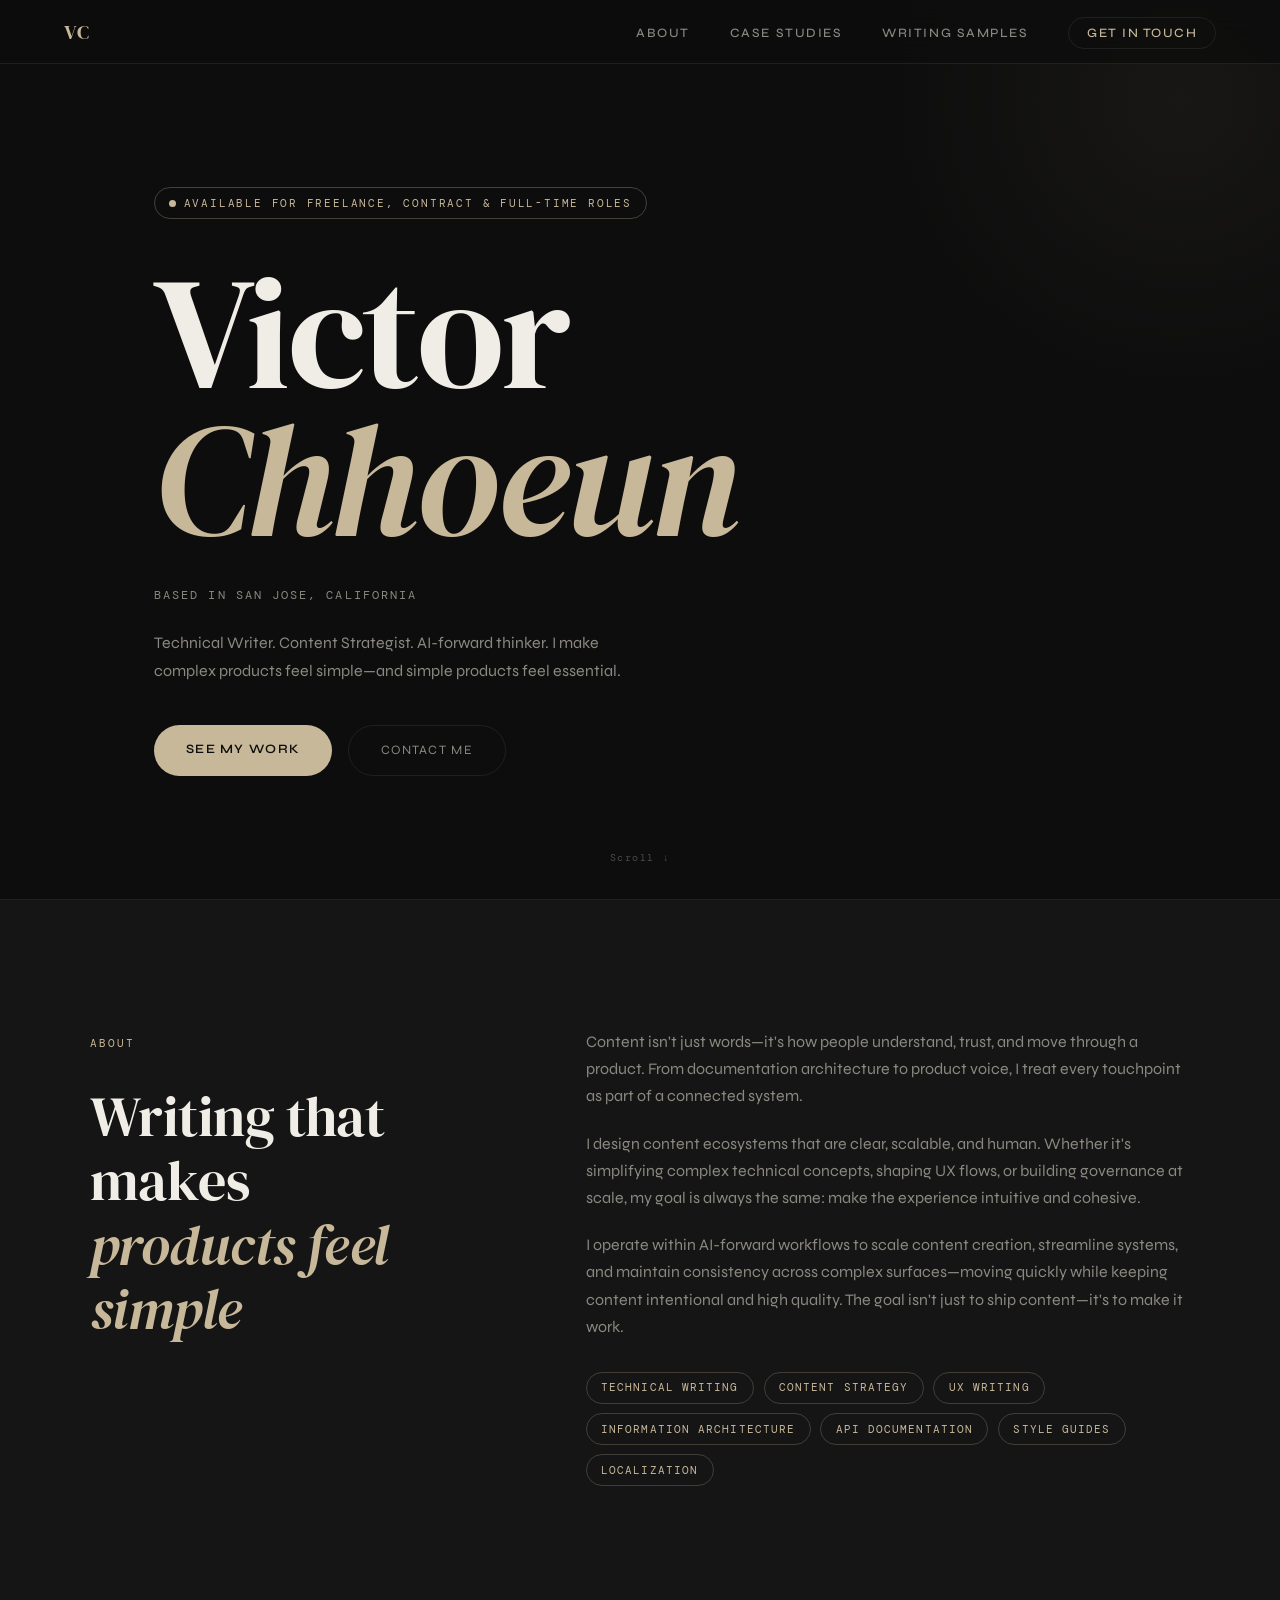
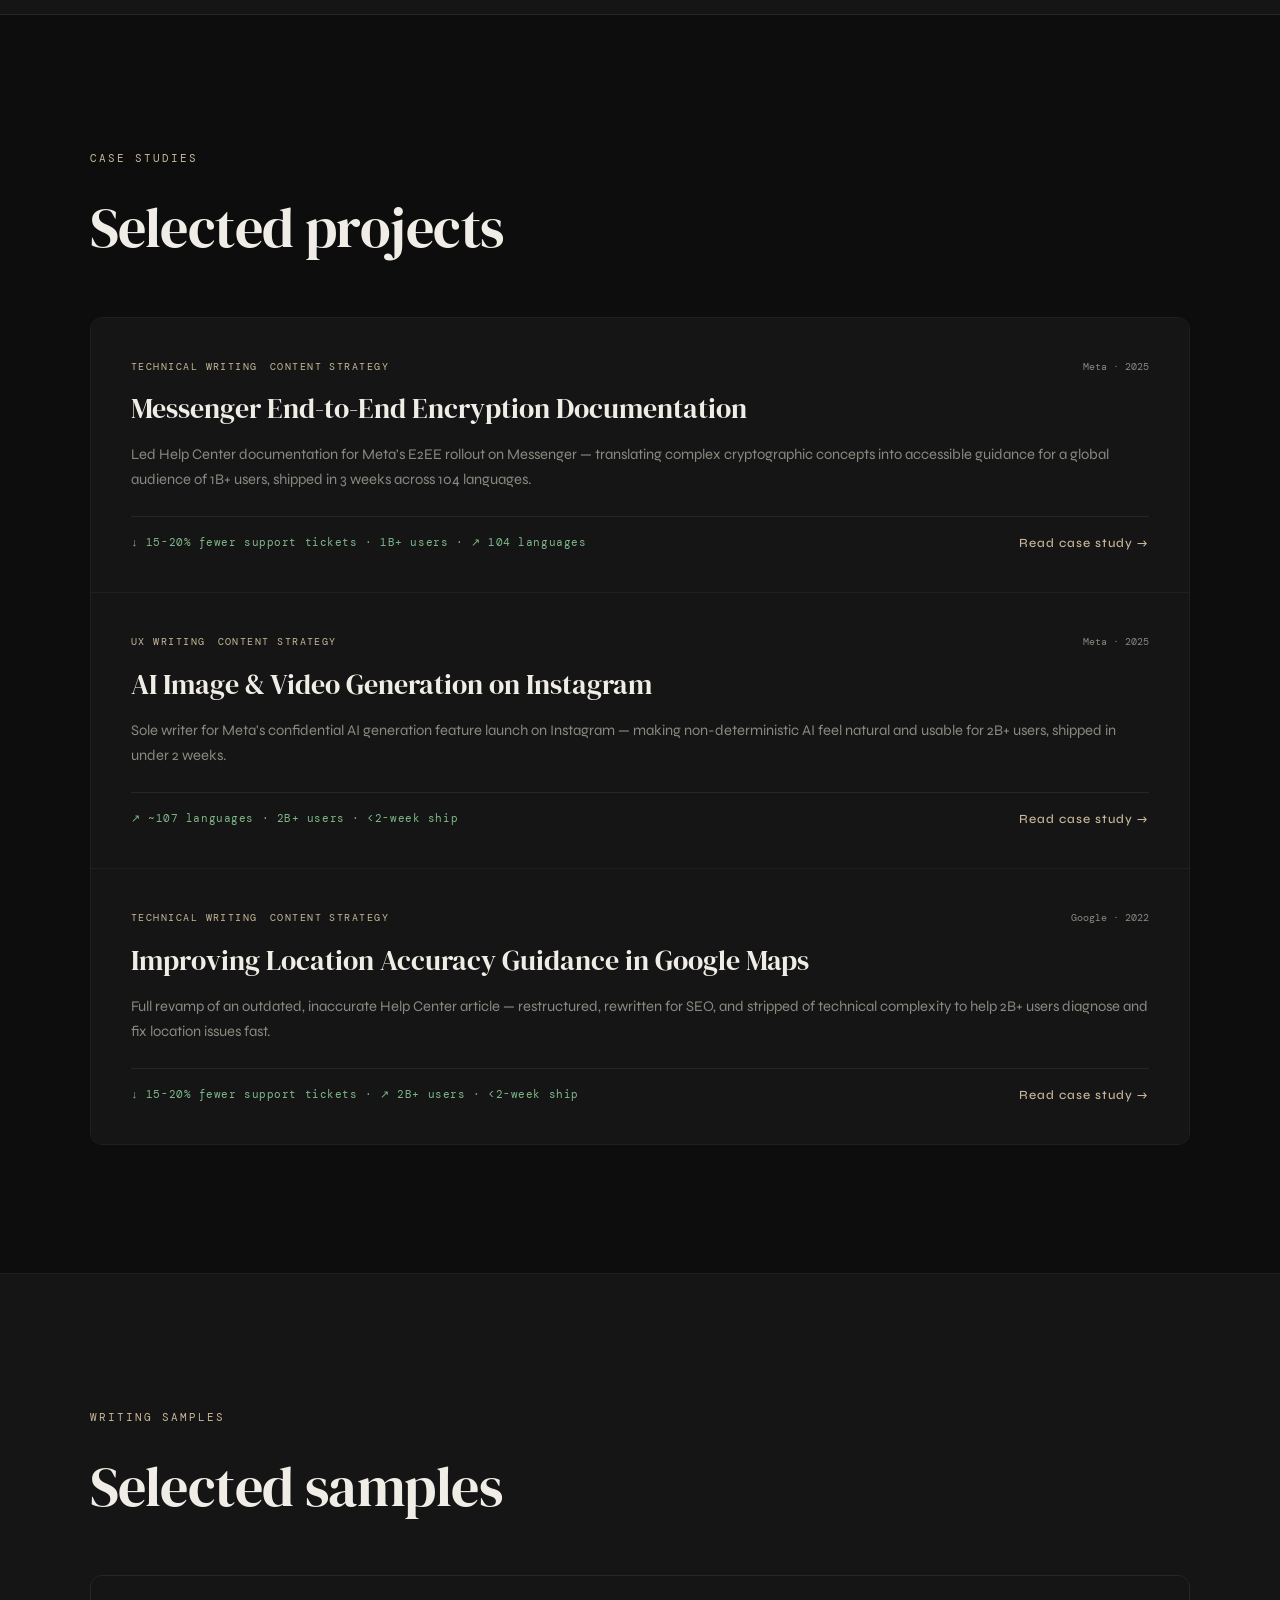
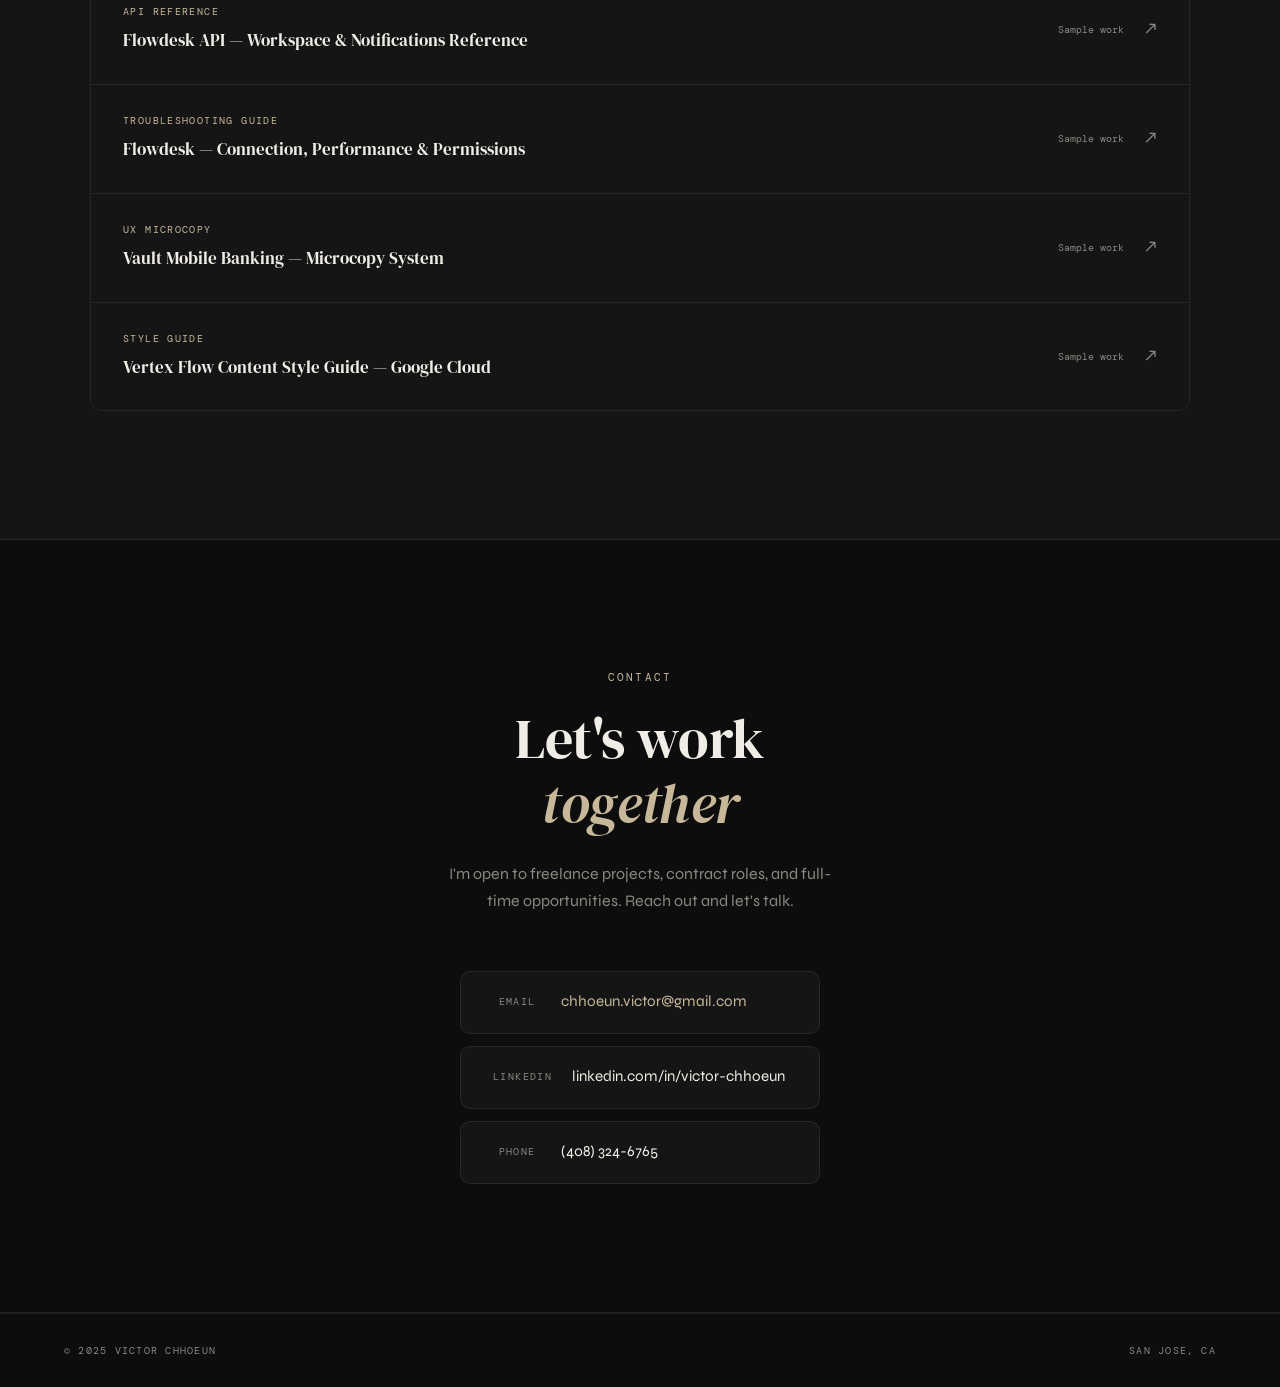
<file: index.html>
<!DOCTYPE html>
<html lang="en">
<head>
  <meta charset="UTF-8" />
  <meta name="viewport" content="width=device-width, initial-scale=1.0" />
  <title>Victor Chhoeun — Technical Writer & Content Strategist</title>
  <link rel="stylesheet" href="style.css" />
  <link rel="preconnect" href="https://fonts.googleapis.com" />
  <link href="https://fonts.googleapis.com/css2?family=DM+Serif+Display:ital@0;1&family=DM+Mono:wght@400;500&family=Syne:wght@400;500;600&display=swap" rel="stylesheet" />
</head>
<body>

  <!-- NAV -->
  <nav id="nav">
    <a href="#" class="nav-logo">VC</a>
    <ul class="nav-links">
      <li><a href="#about">About</a></li>
      <li><a href="#work">Case Studies</a></li>
      <li><a href="#writing">Writing Samples</a></li>
      <li><a href="#contact" class="nav-cta">Get in touch</a></li>
    </ul>
    <button class="burger" aria-label="Toggle menu" onclick="toggleMenu()">
      <span></span><span></span>
    </button>
  </nav>

  <div class="mobile-menu" id="mobileMenu">
    <a href="#about" onclick="toggleMenu()">About</a>
    <a href="#work" onclick="toggleMenu()">Case Studies</a>
    <a href="#writing" onclick="toggleMenu()">Writing Samples</a>
    <a href="#contact" onclick="toggleMenu()">Get in touch</a>
  </div>

  <!-- HERO -->
  <section id="hero">
    <div class="hero-inner">
      <div class="hero-tag">Available for freelance, contract & full-time roles</div>
      <h1 class="hero-title">
        Victor<br />
        <em>Chhoeun</em>
      </h1>
      <p class="hero-sub">Based in San Jose, California</p>
      <p class="hero-desc">
        Technical Writer. Content Strategist. AI-forward thinker. I make complex products feel simple—and simple products feel essential.
      </p>
      <div class="hero-actions">
        <a href="#work" class="btn-primary">See my work</a>
        <a href="#contact" class="btn-ghost">Contact me</a>
      </div>
    </div>
    <div class="hero-scroll-hint">Scroll ↓</div>
  </section>

  <!-- ABOUT -->
  <section id="about">
    <div class="section-inner about-grid">
      <div class="about-left">
        <span class="section-label">About</span>
        <h2>Writing that makes<br /><em>products feel simple</em></h2>
      </div>
      <div class="about-right">
        <p>Content isn't just words—it's how people understand, trust, and move through a product. From documentation architecture to product voice, I treat every touchpoint as part of a connected system.</p>
        <p>I design content ecosystems that are clear, scalable, and human. Whether it's simplifying complex technical concepts, shaping UX flows, or building governance at scale, my goal is always the same: make the experience intuitive and cohesive.</p>
        <p>I operate within AI-forward workflows to scale content creation, streamline systems, and maintain consistency across complex surfaces—moving quickly while keeping content intentional and high quality. The goal isn't just to ship content—it's to make it work.</p>
        <div class="about-skills">
          <div class="skill-pill">Technical Writing</div>
          <div class="skill-pill">Content Strategy</div>
          <div class="skill-pill">UX Writing</div>
          <div class="skill-pill">Information Architecture</div>
          <div class="skill-pill">API Documentation</div>
          <div class="skill-pill">Style Guides</div>
          <div class="skill-pill">Localization</div>
        </div>
      </div>
    </div>
  </section>

  <!-- WORK PORTFOLIO -->
  <section id="work">
    <div class="section-inner">
      <div class="section-header">
        <span class="section-label">Case Studies</span>
        <h2>Selected projects</h2>
      </div>

      <!-- All three cards use the same work-featured-wrapper pattern -->
      <div class="work-stack">

        <!-- MESSENGER -->
        <div class="work-featured-wrapper">
          <article class="work-card work-card--featured" id="messenger-card">
            <div class="work-card-meta">
              <div style="display:flex;gap:0.75rem;align-items:center;">
                <span class="work-tag">Technical Writing</span>
                <span class="work-tag">Content Strategy</span>
              </div>
              <span class="work-year">Meta · 2025</span>
            </div>
            <h3>Messenger End-to-End Encryption Documentation</h3>
            <p>Led Help Center documentation for Meta's E2EE rollout on Messenger — translating complex cryptographic concepts into accessible guidance for a global audience of 1B+ users, shipped in 3 weeks across 104 languages.</p>
            <div class="work-card-footer">
              <span class="work-outcome">↓ 15-20% fewer support tickets · 1B+ users · ↗ 104 languages</span>
              <button class="work-link cs-toggle-btn" id="messenger-toggle" onclick="toggleCaseStudy('messenger')">
                Read case study →
              </button>
            </div>
          </article>

          <div class="case-study-expand" id="messenger-expand">
            <div class="case-study-body">
              <button class="case-study-close" onclick="toggleCaseStudy('messenger')" aria-label="Close">✕</button>

              <div class="cs-header">
                <div class="cs-meta-row">
                  <span class="cs-meta-pill">Technical Writing</span>
                  <span class="cs-meta-pill">Content Strategy</span>
                  <span class="cs-meta-pill">Meta · 2024</span>
                  <span class="cs-meta-pill">Solo project</span>
                  <span class="cs-meta-pill">&lt;2 weeks</span>
                  <span class="cs-meta-pill">104 languages</span>

                </div>
                <h3 class="cs-title">Messenger End-to-End<br />Encryption Documentation</h3>
                <p class="cs-overview">When Meta rolled out end-to-end encryption across Facebook Messenger, it marked one of the platform's most significant privacy shifts. I owned the Help Center documentation for this feature — from research and stakeholder alignment to final publishing — making complex cryptographic concepts accessible to a global, non-technical audience at scale.</p>
              </div>

              <hr class="cs-divider" />

              <div class="cs-section">
                <div class="cs-section-label">The Problem</div>
                <p>Encryption is inherently technical. For a platform with over a billion active users, that creates a real content challenge: how do you explain a security architecture accurately enough to satisfy legal and engineering, while keeping it simple enough that everyday users understand what changed and why it matters?</p>
                <p>Without clear documentation, users risked misunderstanding what E2EE protected, whether Meta could still read their messages, and how encryption behaved across devices — all questions that directly affect trust.</p>
              </div>

              <hr class="cs-divider" />

              <div class="cs-section">
                <div class="cs-section-label">My Role</div>
                <p>I was the primary writer on this project, operating as both content strategist and technical writer. That meant I wasn't just writing — I was making structural and editorial decisions about what to prioritize, what to cut, and how to frame concepts that engineers and lawyers couldn't agree on.</p>
                <p>I worked within Meta's existing Help Center architecture to ensure the article felt native and consistent with the broader content ecosystem, while still solving for the specific complexity this feature introduced.</p>
              </div>

              <hr class="cs-divider" />

              <div class="cs-section">
                <div class="cs-section-label">The Challenge — Legal vs. Engineering</div>
                <p>The most significant obstacle wasn't the writing — it was the stakeholders.</p>
                <p>Legal wanted tight, constrained language to avoid overpromising on privacy protections. Engineering and product wanted comprehensive explanations that covered every technical edge case. Both had legitimate reasons. Neither version would have worked for users.</p>
                <p>I acted as the content mediator — facilitating conversations between both teams, translating their concerns into content decisions, and drafting language that was accurate without being alarming, thorough without being overwhelming. That negotiation shaped the final structure of the article as much as any writing decision did.</p>
              </div>

              <hr class="cs-divider" />

              <div class="cs-section">
                <div class="cs-section-label">Approach</div>
                <ul class="cs-list">
                  <li><strong>Research first.</strong> Reviewed internal product specs and engineering documentation to build a working understanding of how Messenger's encryption protocol functioned before writing a word of user-facing content.</li>
                  <li><strong>Structure for scanning.</strong> Help Center users are in problem-solving mode. I organized the article to answer the most common questions first so users could quickly find what they needed.</li>
                  <li><strong>Simplify without dumbing down.</strong> Translated technical accuracy into plain language — explaining device keys, what Meta can and can't access, and cross-device behavior — without losing the substance that made the content trustworthy.</li>
                </ul>
              </div>

              <hr class="cs-divider" />

              <div class="cs-section">
                <div class="cs-section-label">Results</div>
                <div class="cs-results-grid">
                  <div class="cs-result-card">
                    <div class="cs-result-number">1B+</div>
                    <div class="cs-result-label">Active Messenger users reached globally</div>
                  </div>
                  <div class="cs-result-card">
                    <div class="cs-result-number">104</div>
                    <div class="cs-result-label">Languages the article was localized into</div>
                  </div>
                  <div class="cs-result-card">
                    <div class="cs-result-number">↓ 15-20%</div>
                    <div class="cs-result-label">Fewer support tickets</div>
                  </div>
                  <div class="cs-result-card">
                    <div class="cs-result-number">2 teams</div>
                    <div class="cs-result-label">Legal & engineering stakeholders aligned</div>
                  </div>
                </div>
                <a href="https://www.facebook.com/help/messenger-app/786613221989782" target="_blank" class="cs-cta">Read the published article ↗</a>
              </div>

            </div>
          </div>
        </div>

        <!-- INSTAGRAM -->
        <div class="work-featured-wrapper">
          <article class="work-card work-card--featured" id="instagram-card">
            <div class="work-card-meta">
              <div style="display:flex;gap:0.75rem;align-items:center;">
                <span class="work-tag">UX Writing</span>
                <span class="work-tag">Content Strategy</span>
              </div>
              <span class="work-year">Meta · 2025</span>
            </div>
            <h3>AI Image & Video Generation on Instagram</h3>
            <p>Sole writer for Meta's confidential AI generation feature launch on Instagram — making non-deterministic AI feel natural and usable for 2B+ users, shipped in under 2 weeks.</p>
            <div class="work-card-footer">
              <span class="work-outcome">↗ ~107 languages · 2B+ users · &lt;2-week ship</span>
              <button class="work-link cs-toggle-btn" id="instagram-toggle" onclick="toggleCaseStudy('instagram')">
                Read case study →
              </button>
            </div>
          </article>

          <div class="case-study-expand" id="instagram-expand">
            <div class="case-study-body">
              <button class="case-study-close" onclick="toggleCaseStudy('instagram')" aria-label="Close">✕</button>

              <div class="cs-header">
                <div class="cs-meta-row">
                  <span class="cs-meta-pill">UX Writing</span>
                  <span class="cs-meta-pill">Content Strategy</span>
                  <span class="cs-meta-pill">Meta · 2024</span>
                  <span class="cs-meta-pill">Solo project</span>
                  <span class="cs-meta-pill">&lt;2 weeks</span>
                  <span class="cs-meta-pill">~104–110 languages</span>
                </div>
                <h3 class="cs-title">AI Image & Video Generation<br />on Instagram</h3>
                <p class="cs-overview">When Meta launched AI image and video generation inside Instagram chats, it was one of the most significant feature rollouts across the entire Meta AI initiative — quietly shipped across every major Meta platform simultaneously. I was one of a small number of select content strategists cleared to work on it, and I owned the Instagram Help Center documentation end-to-end.</p>
              </div>

              <hr class="cs-divider" />

              <div class="cs-section">
                <div class="cs-section-label">The Problem</div>
                <p>AI generation is invisible and non-deterministic — users can't see how it works, and results aren't guaranteed. That creates a unique content challenge: how do you make something unpredictable feel usable?</p>
                <p>For a feature built around open-ended prompting, the wrong documentation could leave users confused, frustrated, or mistrustful of the feature entirely. Too technical and users disengage. Too vague and they don't know where to start.</p>
              </div>

              <hr class="cs-divider" />

              <div class="cs-section">
                <div class="cs-section-label">My Role</div>
                <p>I was the sole writer on this project, operating under tight confidentiality constraints as part of a restricted launch team. Beyond writing, I made deliberate structural and framing decisions about how to introduce prompting — a new interaction model — to a mainstream, non-technical audience without ever making them feel like they needed to understand AI to use it.</p>
              </div>

              <hr class="cs-divider" />

              <div class="cs-section">
                <div class="cs-section-label">The Challenge — Making the Invisible Feel Natural</div>
                <p>The hardest part wasn't explaining the feature — it was deciding what <em>not</em> to explain.</p>
                <p>Engineering wanted to document the backend logic. Legal and AI safety required coverage of terms of service, privacy implications, and content restrictions. Both were legitimate needs, and both had the potential to make the article feel clinical or intimidating.</p>
                <p>My solution: I contained the compliance content in a clearly delineated notes section, keeping it present without letting it dominate the user experience. Then I stripped the article of all technical framing and rebuilt it around user intent.</p>
              </div>

              <hr class="cs-divider" />

              <div class="cs-section">
                <div class="cs-section-label">Approach</div>
                <ul class="cs-list">
                  <li><strong>Frame around intent, not mechanics.</strong> Rather than explaining how AI generation works, I anchored every instruction in what the user is trying to accomplish — get an image, send it, try something different.</li>
                  <li><strong>Use familiar language.</strong> Words like "ask" and "describe" lowered the cognitive barrier to prompting without requiring any explanation of what a prompt actually is.</li>
                  <li><strong>Hide the complexity.</strong> Compliance and legal requirements were real — but users didn't need to lead with them. Task-based content came first; fine print lived in a clearly labeled section.</li>
                  <li><strong>Design for iteration.</strong> AI outputs vary. Instead of warning users about this, I built the guidance to naturally encourage trying again — making variability feel like a feature, not a flaw.</li>
                </ul>
              </div>

              <hr class="cs-divider" />

              <div class="cs-section">
                <div class="cs-section-label">Results</div>
                <div class="cs-results-grid">
                  <div class="cs-result-card">
                    <div class="cs-result-number">2B+</div>
                    <div class="cs-result-label">Active Instagram users reached globally</div>
                  </div>
                  <div class="cs-result-card">
                    <div class="cs-result-number">~107</div>
                    <div class="cs-result-label">Languages the article was localized into</div>
                  </div>
                  <div class="cs-result-card">
                    <div class="cs-result-number">&lt;2 wks</div>
                    <div class="cs-result-label">Urgent end-to-end ship time</div>
                  </div>
                  <div class="cs-result-card">
                    <div class="cs-result-number">Select</div>
                    <div class="cs-result-label">One of few writers cleared for confidential Meta AI launch</div>
                  </div>
                </div>
                <a href="https://help.instagram.com/7744760808909238" target="_blank" class="cs-cta">Read the published article ↗</a>
              </div>

            </div>
          </div>
        </div>

        <!-- GOOGLE MAPS -->
        <div class="work-featured-wrapper work-featured-wrapper--last">
          <article class="work-card work-card--featured" id="googlemaps-card">
            <div class="work-card-meta">
              <div style="display:flex;gap:0.75rem;align-items:center;">
                <span class="work-tag">Technical Writing</span>
                <span class="work-tag">Content Strategy</span>
              </div>
              <span class="work-year">Google · 2022</span>
            </div>
            <h3>Improving Location Accuracy Guidance in Google Maps</h3>
            <p>Full revamp of an outdated, inaccurate Help Center article — restructured, rewritten for SEO, and stripped of technical complexity to help 2B+ users diagnose and fix location issues fast.</p>
            <div class="work-card-footer">
              <span class="work-outcome">↓ 15-20% fewer support tickets · ↗ 2B+ users · &lt;2-week ship</span>
              <button class="work-link cs-toggle-btn" id="googlemaps-toggle" onclick="toggleCaseStudy('googlemaps')">
                Read case study →
              </button>
            </div>
          </article>

          <div class="case-study-expand" id="googlemaps-expand">
            <div class="case-study-body">
              <button class="case-study-close" onclick="toggleCaseStudy('googlemaps')" aria-label="Close">✕</button>

              <div class="cs-header">
                <div class="cs-meta-row">
                  <span class="cs-meta-pill">Technical Writing</span>
                  <span class="cs-meta-pill">Content Strategy</span>
                  <span class="cs-meta-pill">Google · 2022</span>
                  <span class="cs-meta-pill">Solo project</span>
                  <span class="cs-meta-pill">&lt;2 weeks</span>
                  <span class="cs-meta-pill">Full revamp</span>
                </div>
                <h3 class="cs-title">Improving Location Accuracy<br />Guidance in Google Maps</h3>
                <p class="cs-overview">Google Maps' location accuracy article was outdated, technically inaccurate, and failing users at the moment they needed help most — when their navigation had already broken down. I owned a full revamp: restructuring the content, rewriting for clarity and SEO, and translating complex multi-signal location technology into guidance users could actually act on.</p>
              </div>

              <hr class="cs-divider" />

              <div class="cs-section">
                <div class="cs-section-label">The Problem</div>
                <p>When location accuracy fails in Google Maps, users are already frustrated. They need to understand what's wrong and fix it fast — not wade through a technical explanation of how GPS, Wi-Fi, and sensor triangulation work together.</p>
                <p>The existing article wasn't meeting that need. It was out of date, inaccurate in places, and organized in a way that buried the most useful information. For a platform with over 2 billion monthly active users, that's a significant support gap.</p>
              </div>

              <hr class="cs-divider" />

              <div class="cs-section">
                <div class="cs-section-label">My Role</div>
                <p>I was the sole writer on this project, responsible for the full content lifecycle — audit, restructure, rewrite, and publish — while following Google's style guidelines and Help Center information architecture. I also ensured privacy considerations around location sharing were clearly addressed without making them feel like a compliance insert.</p>
              </div>

              <hr class="cs-divider" />

              <div class="cs-section">
                <div class="cs-section-label">The Challenge — Technical Accuracy vs. Usability</div>
                <p>The hardest part was deciding how much of the underlying technology to explain — and landing on: almost none of it.</p>
                <p>Location in Google Maps is determined by a combination of GPS signals, Wi-Fi networks, and device sensors. That's genuinely complex. But none of that complexity helps a user fix their problem. So I cut most of the technical explanation and focused instead on what users can observe and act on.</p>
                <p>The blue dot was the trickiest element. It represents uncertainty — the circle around it reflects how confident the system is in the device's position. Instead of explaining the underlying math, I leaned on the visual model itself: dot plus circle, framed in plain language. You're somewhere in this area. The smaller the circle, the more accurate your location. The goal wasn't to explain the system — it was to help users interpret it quickly and trust what they were seeing.</p>
              </div>

              <hr class="cs-divider" />

              <div class="cs-section">
                <div class="cs-section-label">Approach</div>
                <ul class="cs-list">
                  <li><strong>Full audit before a single word.</strong> Reviewed the existing article end-to-end — identifying what was outdated, inaccurate, and in the wrong order for how users actually navigate the page.</li>
                  <li><strong>Restructure for troubleshooting flow.</strong> Users arrive with a specific problem. I reorganized the content so the most actionable steps came first, with supporting context available for users who wanted it.</li>
                  <li><strong>SEO-informed rewrite.</strong> Rewrote with Google's style guidelines and SEO best practices in mind — improving scannability, heading structure, and keyword alignment without sacrificing clarity.</li>
                  <li><strong>Visual-first framing for the blue dot.</strong> Built the explanation around what users can already see — the dot and its circle — and gave that visual a plain-language meaning they could act on immediately.</li>
                  <li><strong>Privacy, not as an afterthought.</strong> Location sharing has real privacy implications. Made sure that information was present and clear without letting it dominate an article primarily about troubleshooting.</li>
                </ul>
              </div>

              <hr class="cs-divider" />

              <div class="cs-section">
                <div class="cs-section-label">Results</div>
                <div class="cs-results-grid">
                  <div class="cs-result-card">
                    <div class="cs-result-number">2B+</div>
                    <div class="cs-result-label">Monthly active Google Maps users reached</div>
                  </div>
                  <div class="cs-result-card">
                    <div class="cs-result-number">&lt;2 wks</div>
                    <div class="cs-result-label">Full revamp shipped end-to-end</div>
                  </div>
                  <div class="cs-result-card">
                    <div class="cs-result-number">↓ 15-20%</div>
                    <div class="cs-result-label">Fewer location-related support tickets</div>
                  </div>
                  <div class="cs-result-card">
                    <div class="cs-result-number">4-in-1</div>
                    <div class="cs-result-label">Accuracy, usability, SEO & privacy balanced in one article</div>
                  </div>
                </div>
                <a href="https://support.google.com/maps/answer/2839911" target="_blank" class="cs-cta">Read the published article ↗</a>
              </div>

            </div>
          </div>
        </div>

      </div><!-- /work-stack -->
    </div>
  </section>

  <!-- WRITING SAMPLES -->
  <section id="writing">
    <div class="section-inner">
      <div class="section-header">
        <span class="section-label">Writing Samples</span>
        <h2>Selected samples</h2>
      </div>
     <div class="writing-list">

  <a href="api-reference.html" class="writing-item">
    <div class="writing-item-left">
      <span class="writing-type">API Reference</span>
      <h4>Flowdesk API — Workspace & Notifications Reference</h4>
    </div>
    <div class="writing-item-right">
      <span class="writing-read">Sample work</span>
      <span class="writing-arrow">↗</span>
    </div>
  </a>

  <a href="troubleshooting.html" class="writing-item">
    <div class="writing-item-left">
      <span class="writing-type">Troubleshooting Guide</span>
      <h4>Flowdesk — Connection, Performance & Permissions</h4>
    </div>
    <div class="writing-item-right">
      <span class="writing-read">Sample work</span>
      <span class="writing-arrow">↗</span>
    </div>
  </a>

  <a href="ux-microcopy.html" class="writing-item">
    <div class="writing-item-left">
      <span class="writing-type">UX Microcopy</span>
      <h4>Vault Mobile Banking — Microcopy System</h4>
    </div>
    <div class="writing-item-right">
      <span class="writing-read">Sample work</span>
      <span class="writing-arrow">↗</span>
    </div>
  </a>

  <a href="style-guide.html" class="writing-item">
    <div class="writing-item-left">
      <span class="writing-type">Style Guide</span>
      <h4>Vertex Flow Content Style Guide — Google Cloud</h4>
    </div>
    <div class="writing-item-right">
      <span class="writing-read">Sample work</span>
      <span class="writing-arrow">↗</span>
    </div>
  </a>

</div>
    </div>
  </section>

  <!-- CONTACT -->
  <section id="contact">
    <div class="section-inner contact-inner">
      <span class="section-label">Contact</span>
      <h2>Let's work<br /><em>together</em></h2>
      <p class="contact-desc">
        I'm open to freelance projects, contract roles, and full-time opportunities.
        Reach out and let's talk.
      </p>
      <div class="contact-links">
        <a href="mailto:chhoeun.victor@gmail.com" class="contact-link contact-link--email">
          <span class="contact-link-label">Email</span>
          chhoeun.victor@gmail.com
        </a>
        <a href="https://www.linkedin.com/in/victor-chhoeun-97600714b/" target="_blank" class="contact-link">
          <span class="contact-link-label">LinkedIn</span>
          linkedin.com/in/victor-chhoeun
        </a>
        <a href="tel:4083246765" class="contact-link">
          <span class="contact-link-label">Phone</span>
          (408) 324-6765
        </a>
      </div>
    </div>
  </section>

  <!-- FOOTER -->
  <footer>
    <span>© 2025 Victor Chhoeun</span>
    <span>San Jose, CA</span>
  </footer>

  <script src="script.js"></script>
  <script>
    function toggleCaseStudy(id) {
      const expand = document.getElementById(id + '-expand');
      const toggle = document.getElementById(id + '-toggle');
      const card = document.getElementById(id + '-card');
      const isOpen = expand.classList.contains('is-open');

      // Close all expands and reset all buttons
      document.querySelectorAll('.case-study-expand').forEach(el => el.classList.remove('is-open'));
      document.querySelectorAll('.cs-toggle-btn').forEach(btn => btn.textContent = 'Read case study →');

      if (!isOpen) {
        expand.classList.add('is-open');
        toggle.textContent = 'Close ↑';
        setTimeout(() => {
          card.scrollIntoView({ behavior: 'smooth', block: 'start' });
        }, 80);
      }
    }
  </script>
</body>
</html>
</file>
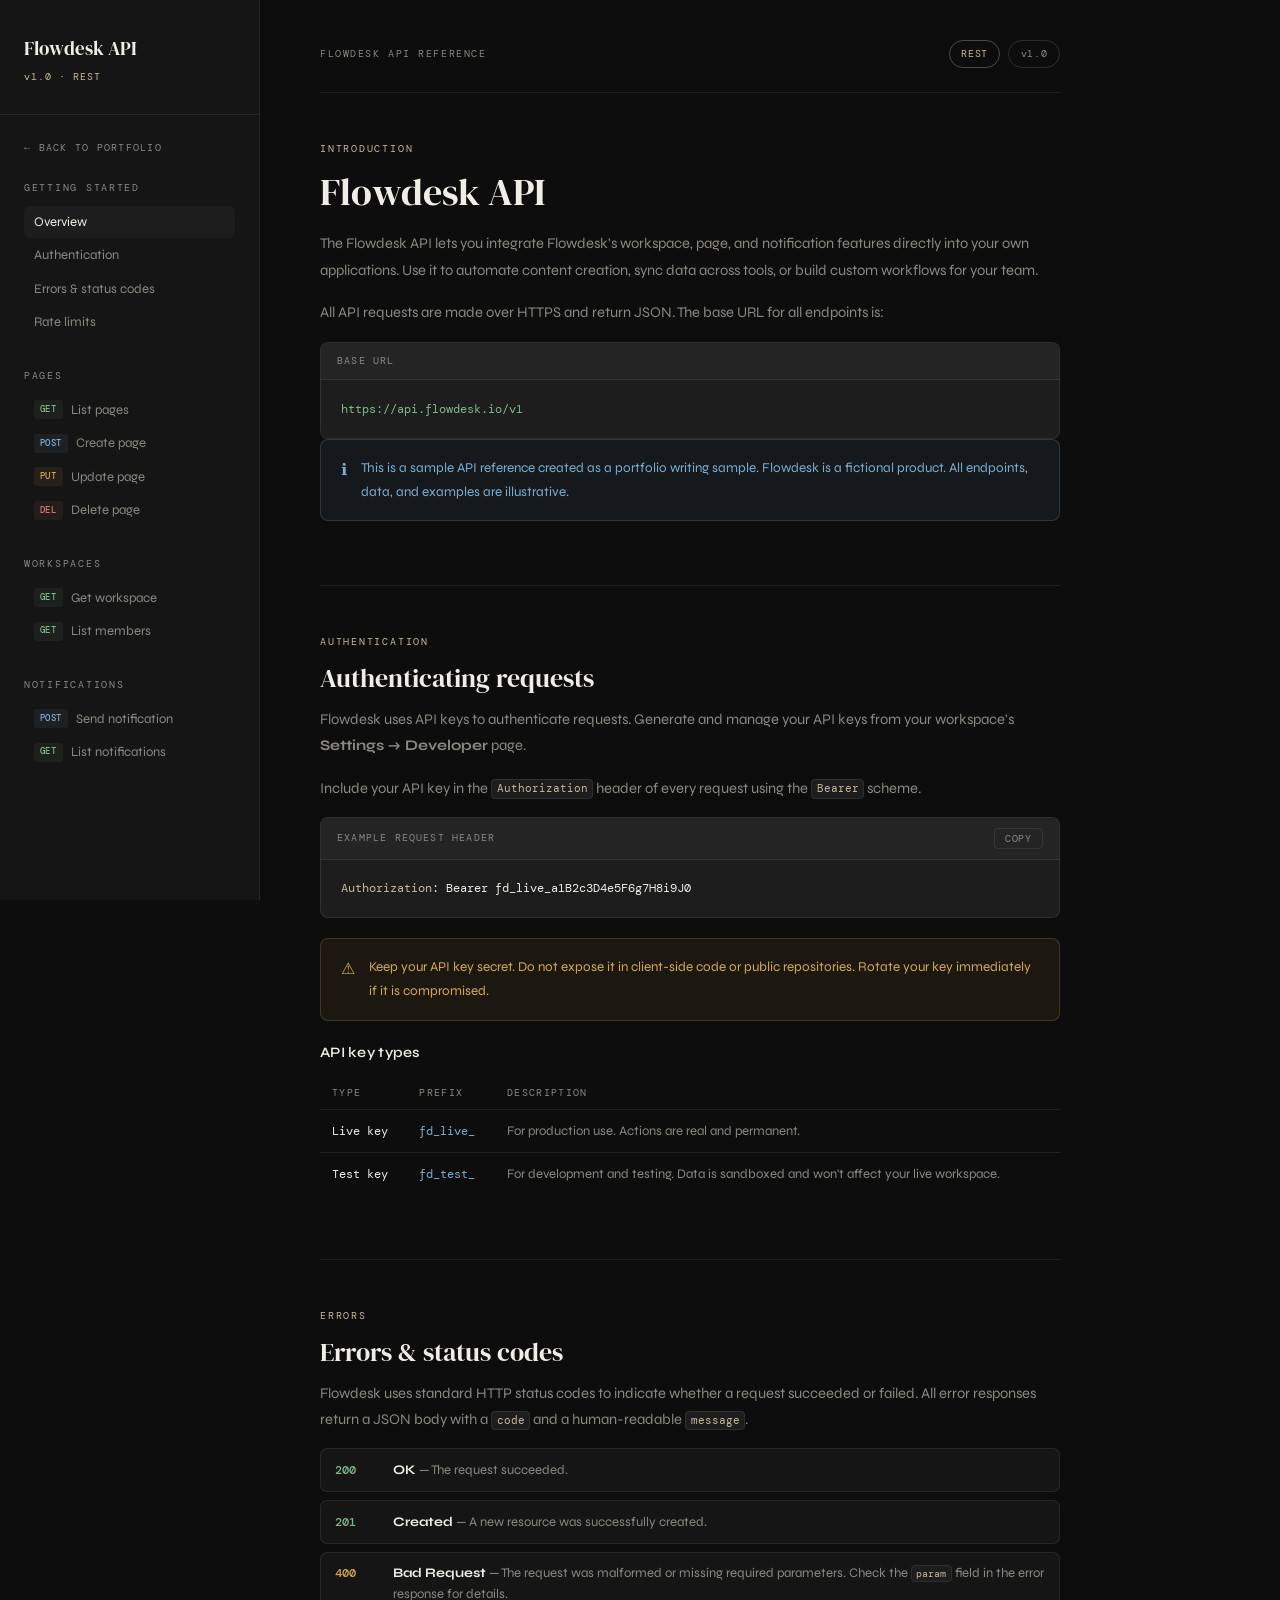
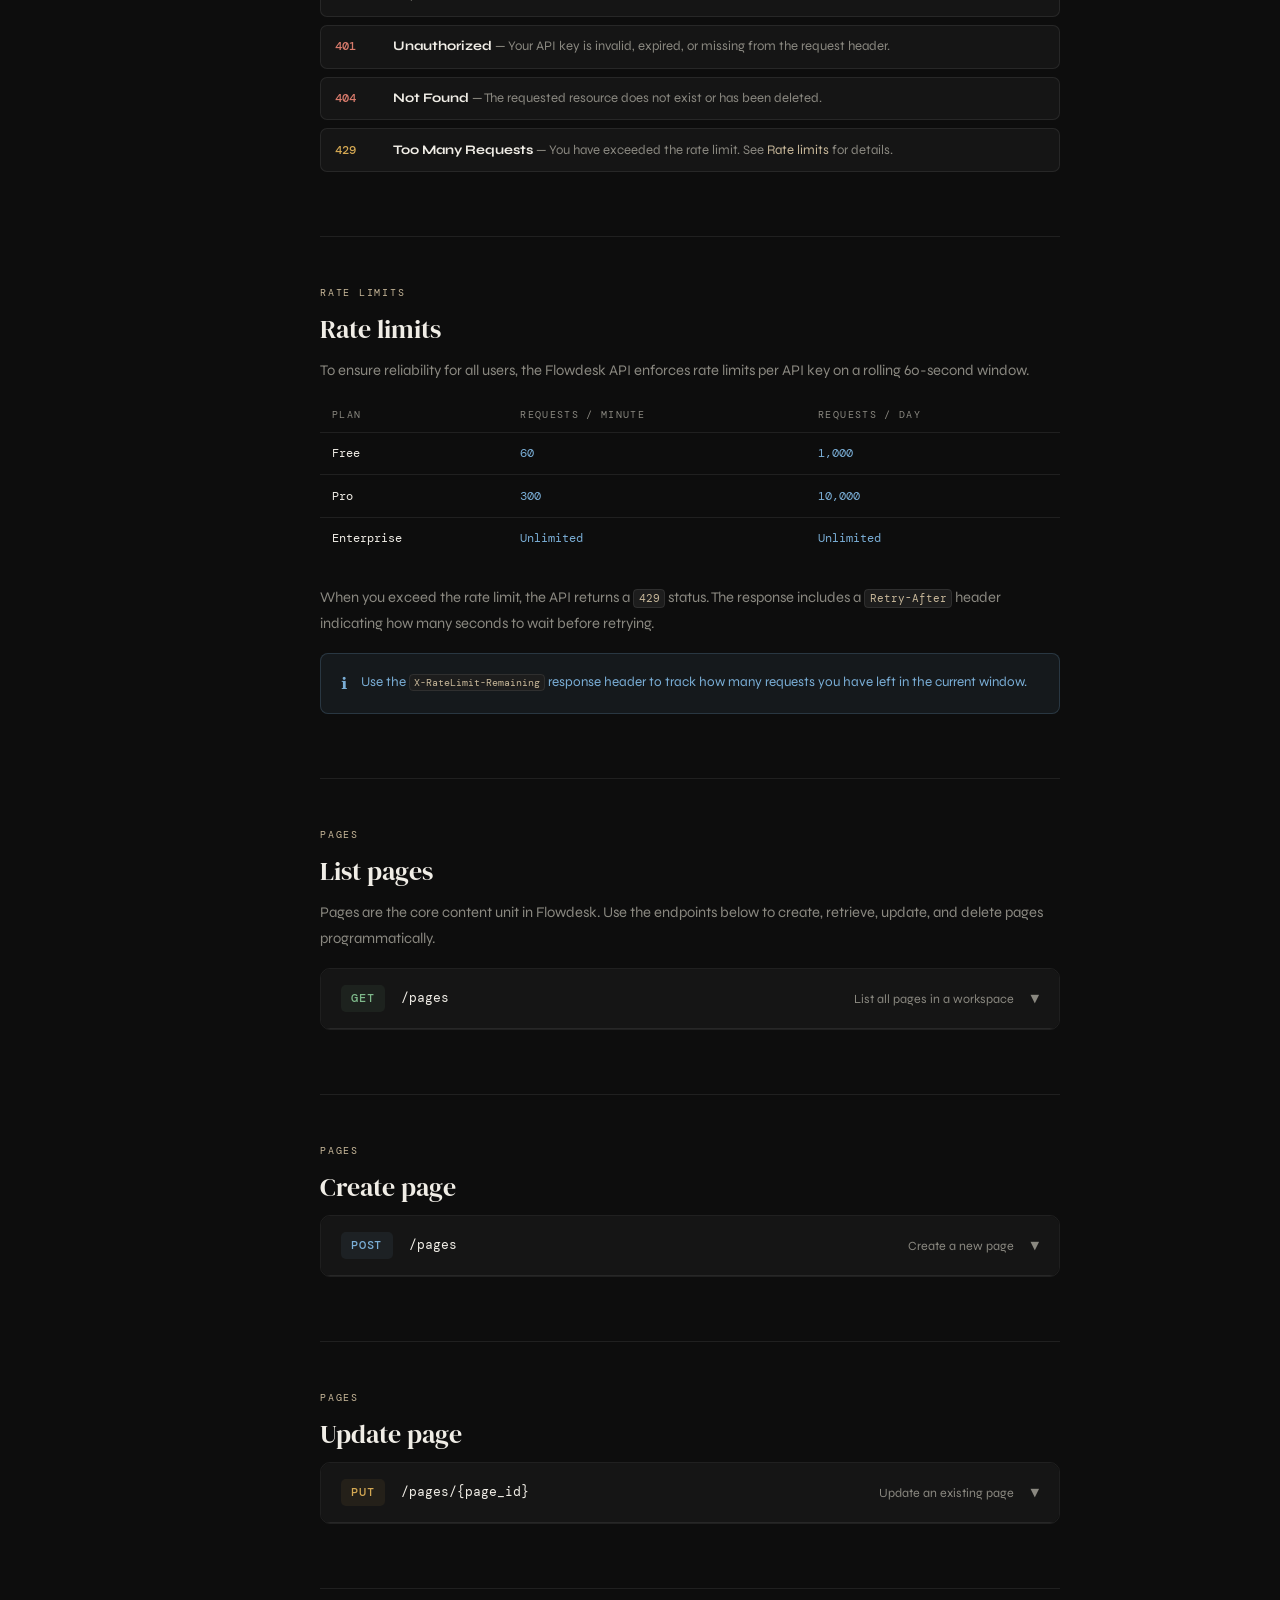
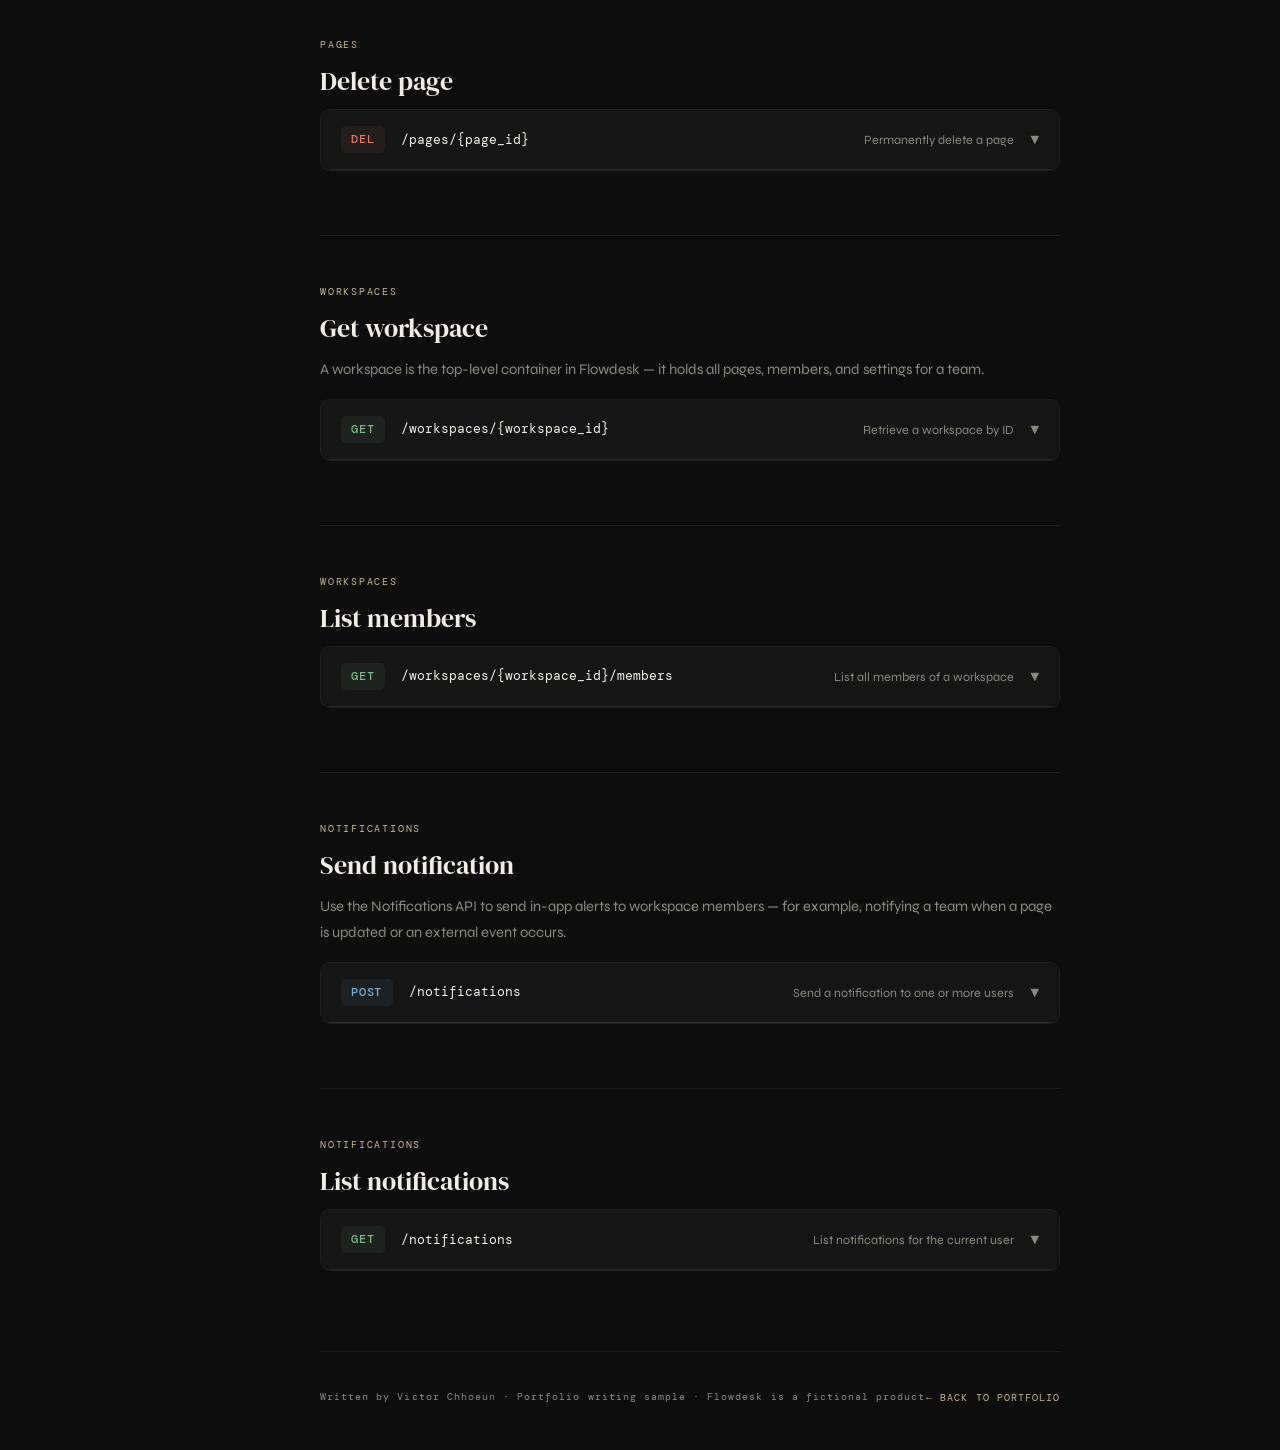
<file: api-reference.html>
<!DOCTYPE html>
<html lang="en">
<head>
  <meta charset="UTF-8" />
  <meta name="viewport" content="width=device-width, initial-scale=1.0" />
  <title>Flowdesk API Reference — Victor Chhoeun</title>
  <link rel="preconnect" href="https://fonts.googleapis.com" />
  <link href="https://fonts.googleapis.com/css2?family=DM+Serif+Display:ital@0;1&family=DM+Mono:wght@400;500&family=Syne:wght@400;500;600&display=swap" rel="stylesheet" />
  <style>
    *, *::before, *::after { box-sizing: border-box; margin: 0; padding: 0; }
    :root {
      --bg:#0d0d0d;--bg2:#151515;--bg3:#1d1d1d;--bg4:#242424;
      --line:rgba(255,255,255,0.08);--line2:rgba(255,255,255,0.13);
      --text:#f0ede6;--muted:#8a8880;--accent:#c8b89a;--accent2:#e8dfd0;
      --green:#7eb88a;--green-bg:rgba(126,184,138,0.08);
      --red:#d97b6c;--red-bg:rgba(217,123,108,0.08);
      --blue:#7aaed6;--blue-bg:rgba(122,174,214,0.08);
      --amber:#d4a853;--amber-bg:rgba(212,168,83,0.08);
      --font-serif:'DM Serif Display',Georgia,serif;
      --font-sans:'Syne',system-ui,sans-serif;
      --font-mono:'DM Mono',monospace;
      --sidebar-w:260px;--pad:2.5rem;
    }
    html{scroll-behavior:smooth;}
    body{background:var(--bg);color:var(--text);font-family:var(--font-sans);font-size:15px;line-height:1.7;-webkit-font-smoothing:antialiased;display:flex;min-height:100vh;}
    a{color:inherit;text-decoration:none;}
    ::-webkit-scrollbar{width:4px;}::-webkit-scrollbar-track{background:var(--bg);}::-webkit-scrollbar-thumb{background:var(--bg3);border-radius:2px;}

    .sidebar{width:var(--sidebar-w);min-height:100vh;background:var(--bg2);border-right:1px solid var(--line);padding:2rem 0;position:fixed;top:0;left:0;display:flex;flex-direction:column;overflow-y:auto;}
    .sidebar-logo{padding:0 1.5rem 1.75rem;border-bottom:1px solid var(--line);margin-bottom:1.5rem;}
    .sidebar-logo .product{font-family:var(--font-serif);font-size:1.2rem;color:var(--text);display:block;}
    .sidebar-logo .version{font-family:var(--font-mono);font-size:0.65rem;color:var(--accent);letter-spacing:0.1em;margin-top:0.2rem;display:block;}
    .sidebar-back{display:inline-flex;align-items:center;gap:0.4rem;font-family:var(--font-mono);font-size:0.65rem;letter-spacing:0.12em;color:var(--muted);padding:0 1.5rem;margin-bottom:1.5rem;text-transform:uppercase;transition:color 0.2s;}
    .sidebar-back:hover{color:var(--accent);}
    .sidebar-section{padding:0 1.5rem;margin-bottom:1.75rem;}
    .sidebar-section-label{font-family:var(--font-mono);font-size:0.6rem;letter-spacing:0.18em;text-transform:uppercase;color:var(--muted);margin-bottom:0.6rem;display:block;}
    .sidebar-link{display:flex;align-items:center;gap:0.5rem;padding:0.3rem 0.6rem;border-radius:6px;font-size:0.82rem;color:var(--muted);transition:color 0.15s,background 0.15s;margin-bottom:0.1rem;cursor:pointer;}
    .sidebar-link:hover{color:var(--text);background:var(--bg3);}
    .sidebar-link.active{color:var(--text);background:var(--bg3);}
    .method-badge{font-family:var(--font-mono);font-size:0.58rem;font-weight:500;padding:0.1rem 0.4rem;border-radius:3px;letter-spacing:0.05em;flex-shrink:0;}
    .get{background:var(--green-bg);color:var(--green);}
    .post{background:var(--blue-bg);color:var(--blue);}
    .put{background:var(--amber-bg);color:var(--amber);}
    .del{background:var(--red-bg);color:var(--red);}

    .main{margin-left:var(--sidebar-w);flex:1;max-width:860px;padding:var(--pad) calc(var(--pad) * 1.5);}
    .topbar{display:flex;align-items:center;justify-content:space-between;margin-bottom:3rem;padding-bottom:1.5rem;border-bottom:1px solid var(--line);}
    .topbar-title{font-family:var(--font-mono);font-size:0.65rem;letter-spacing:0.15em;text-transform:uppercase;color:var(--muted);}
    .topbar-pills{display:flex;gap:0.5rem;}
    .pill{font-family:var(--font-mono);font-size:0.62rem;letter-spacing:0.08em;padding:0.3rem 0.7rem;border-radius:100px;border:1px solid var(--line2);color:var(--muted);}
    .pill.active{color:var(--accent);border-color:rgba(200,184,154,0.35);}

    .doc-section{margin-bottom:4rem;scroll-margin-top:2rem;}
    .section-eyebrow{font-family:var(--font-mono);font-size:0.62rem;letter-spacing:0.18em;text-transform:uppercase;color:var(--accent);margin-bottom:0.75rem;display:block;}
    h1{font-family:var(--font-serif);font-size:2.4rem;font-weight:400;color:var(--text);line-height:1.15;margin-bottom:1rem;}
    h2{font-family:var(--font-serif);font-size:1.6rem;font-weight:400;color:var(--text);line-height:1.2;margin-bottom:0.75rem;}
    h3{font-family:var(--font-sans);font-size:0.9rem;font-weight:600;color:var(--text);letter-spacing:0.02em;margin-bottom:0.5rem;}
    p{color:var(--muted);font-size:0.92rem;line-height:1.8;margin-bottom:1rem;}
    hr{border:none;border-top:1px solid var(--line);margin:3rem 0;}

    .endpoint{border:1px solid var(--line);border-radius:10px;overflow:hidden;margin-bottom:1.5rem;}
    .endpoint-header{display:flex;align-items:center;gap:1rem;padding:1rem 1.25rem;background:var(--bg2);border-bottom:1px solid var(--line);cursor:pointer;user-select:none;}
    .endpoint-header:hover{background:var(--bg3);}
    .endpoint-method{font-family:var(--font-mono);font-size:0.72rem;font-weight:500;padding:0.25rem 0.65rem;border-radius:5px;letter-spacing:0.06em;flex-shrink:0;}
    .endpoint-path{font-family:var(--font-mono);font-size:0.82rem;color:var(--text);flex:1;}
    .endpoint-desc{font-size:0.78rem;color:var(--muted);}
    .endpoint-toggle{font-size:0.7rem;color:var(--muted);margin-left:auto;flex-shrink:0;}
    .endpoint-body{padding:1.25rem;display:none;flex-direction:column;gap:1.5rem;}
    .endpoint-body.open{display:flex;}

    .param-table{width:100%;border-collapse:collapse;font-size:0.82rem;}
    .param-table th{font-family:var(--font-mono);font-size:0.6rem;letter-spacing:0.14em;text-transform:uppercase;color:var(--muted);text-align:left;padding:0.5rem 0.75rem;border-bottom:1px solid var(--line);font-weight:400;}
    .param-table td{padding:0.65rem 0.75rem;border-bottom:1px solid var(--line);vertical-align:top;color:var(--muted);line-height:1.6;}
    .param-table tr:last-child td{border-bottom:none;}
    .param-name{font-family:var(--font-mono);font-size:0.78rem;color:var(--text);}
    .param-type{font-family:var(--font-mono);font-size:0.72rem;color:var(--blue);}
    .required-badge{font-family:var(--font-mono);font-size:0.58rem;color:var(--red);border:1px solid var(--red-bg);padding:0.1rem 0.4rem;border-radius:3px;letter-spacing:0.05em;}
    .optional-badge{font-family:var(--font-mono);font-size:0.58rem;color:var(--muted);border:1px solid var(--line);padding:0.1rem 0.4rem;border-radius:3px;letter-spacing:0.05em;}

    .code-block{background:var(--bg3);border:1px solid var(--line);border-radius:8px;overflow:hidden;}
    .code-block-header{display:flex;align-items:center;justify-content:space-between;padding:0.6rem 1rem;border-bottom:1px solid var(--line);background:var(--bg4);}
    .code-lang{font-family:var(--font-mono);font-size:0.62rem;letter-spacing:0.12em;text-transform:uppercase;color:var(--muted);}
    .copy-btn{font-family:var(--font-mono);font-size:0.6rem;letter-spacing:0.1em;text-transform:uppercase;color:var(--muted);background:none;border:1px solid var(--line);padding:0.2rem 0.6rem;border-radius:4px;cursor:pointer;transition:color 0.15s,border-color 0.15s;}
    .copy-btn:hover{color:var(--accent);border-color:rgba(200,184,154,0.35);}
    .code-content{padding:1.1rem 1.25rem;font-family:var(--font-mono);font-size:0.78rem;line-height:1.8;color:var(--text);overflow-x:auto;white-space:pre;}
    .code-content .key{color:var(--blue);}
    .code-content .str{color:var(--green);}
    .code-content .num{color:var(--amber);}
    .code-content .kw{color:var(--accent);}

    .response-tabs{display:flex;gap:0;border-bottom:1px solid var(--line);margin-bottom:1rem;}
    .rtab{font-family:var(--font-mono);font-size:0.65rem;letter-spacing:0.1em;padding:0.5rem 1rem;color:var(--muted);cursor:pointer;border-bottom:2px solid transparent;transition:color 0.15s;}
    .rtab.active{color:var(--text);border-bottom-color:var(--accent);}
    .rtab:hover:not(.active){color:var(--text);}
    .rblock{display:none;}
    .rblock.active{display:block;}

    .callout{display:flex;gap:0.85rem;padding:1rem 1.25rem;border-radius:8px;font-size:0.84rem;line-height:1.7;margin-bottom:1.25rem;}
    .callout-info{background:var(--blue-bg);border:1px solid rgba(122,174,214,0.2);color:var(--blue);}
    .callout-warning{background:var(--amber-bg);border:1px solid rgba(212,168,83,0.2);color:var(--amber);}
    .callout-icon{flex-shrink:0;font-size:1rem;}
    .callout p{color:inherit;margin:0;font-size:0.84rem;}

    .status-list{display:flex;flex-direction:column;gap:0.5rem;}
    .status-row{display:flex;align-items:flex-start;gap:1rem;padding:0.65rem 0.9rem;border-radius:7px;font-size:0.82rem;border:1px solid var(--line);background:var(--bg2);}
    .status-code{font-family:var(--font-mono);font-size:0.75rem;font-weight:500;flex-shrink:0;min-width:42px;}
    .s200,.s201{color:var(--green);}
    .s400,.s429{color:var(--amber);}
    .s401,.s404{color:var(--red);}
    .status-desc{color:var(--muted);line-height:1.6;}

    .ic{font-family:var(--font-mono);font-size:0.78em;background:var(--bg3);border:1px solid var(--line);padding:0.1em 0.4em;border-radius:4px;color:var(--accent);}

    .doc-footer{margin-top:5rem;padding-top:2rem;border-top:1px solid var(--line);display:flex;justify-content:space-between;align-items:center;}
    .doc-footer-left{font-family:var(--font-mono);font-size:0.65rem;letter-spacing:0.1em;color:var(--muted);}
    .doc-footer-right a{font-family:var(--font-mono);font-size:0.65rem;letter-spacing:0.1em;color:var(--accent);text-transform:uppercase;transition:color 0.2s;}
    .doc-footer-right a:hover{color:var(--accent2);}

    @media(max-width:768px){.sidebar{display:none;}.main{margin-left:0;padding:1.5rem;}}
  </style>
</head>
<body>

<aside class="sidebar">
  <div class="sidebar-logo">
    <span class="product">Flowdesk API</span>
    <span class="version">v1.0 · REST</span>
  </div>
  <a href="index.html" class="sidebar-back">← Back to portfolio</a>

  <div class="sidebar-section">
    <span class="sidebar-section-label">Getting Started</span>
    <a class="sidebar-link" id="nav-overview"       onclick="goTo('overview')">Overview</a>
    <a class="sidebar-link" id="nav-authentication" onclick="goTo('authentication')">Authentication</a>
    <a class="sidebar-link" id="nav-errors"         onclick="goTo('errors')">Errors &amp; status codes</a>
    <a class="sidebar-link" id="nav-rate-limits"    onclick="goTo('rate-limits')">Rate limits</a>
  </div>

  <div class="sidebar-section">
    <span class="sidebar-section-label">Pages</span>
    <a class="sidebar-link" id="nav-pages-list"   onclick="goTo('pages-list')"><span class="method-badge get">GET</span> List pages</a>
    <a class="sidebar-link" id="nav-pages-create" onclick="goTo('pages-create')"><span class="method-badge post">POST</span> Create page</a>
    <a class="sidebar-link" id="nav-pages-update" onclick="goTo('pages-update')"><span class="method-badge put">PUT</span> Update page</a>
    <a class="sidebar-link" id="nav-pages-delete" onclick="goTo('pages-delete')"><span class="method-badge del">DEL</span> Delete page</a>
  </div>

  <div class="sidebar-section">
    <span class="sidebar-section-label">Workspaces</span>
    <a class="sidebar-link" id="nav-ws-get"     onclick="goTo('ws-get')"><span class="method-badge get">GET</span> Get workspace</a>
    <a class="sidebar-link" id="nav-ws-members" onclick="goTo('ws-members')"><span class="method-badge get">GET</span> List members</a>
  </div>

  <div class="sidebar-section">
    <span class="sidebar-section-label">Notifications</span>
    <a class="sidebar-link" id="nav-notif-send" onclick="goTo('notif-send')"><span class="method-badge post">POST</span> Send notification</a>
    <a class="sidebar-link" id="nav-notif-list" onclick="goTo('notif-list')"><span class="method-badge get">GET</span> List notifications</a>
  </div>
</aside>

<main class="main">
  <div class="topbar">
    <span class="topbar-title">Flowdesk API Reference</span>
    <div class="topbar-pills">
      <span class="pill active">REST</span>
      <span class="pill">v1.0</span>
    </div>
  </div>

  <!-- OVERVIEW -->
  <section class="doc-section" id="overview">
    <span class="section-eyebrow">Introduction</span>
    <h1>Flowdesk API</h1>
    <p>The Flowdesk API lets you integrate Flowdesk's workspace, page, and notification features directly into your own applications. Use it to automate content creation, sync data across tools, or build custom workflows for your team.</p>
    <p>All API requests are made over HTTPS and return JSON. The base URL for all endpoints is:</p>
    <div class="code-block">
      <div class="code-block-header"><span class="code-lang">Base URL</span></div>
      <div class="code-content"><span class="str">https://api.flowdesk.io/v1</span></div>
    </div>
    <div class="callout callout-info">
      <span class="callout-icon">ℹ</span>
      <p>This is a sample API reference created as a portfolio writing sample. Flowdesk is a fictional product. All endpoints, data, and examples are illustrative.</p>
    </div>
  </section>

  <hr />

  <!-- AUTHENTICATION -->
  <section class="doc-section" id="authentication">
    <span class="section-eyebrow">Authentication</span>
    <h2>Authenticating requests</h2>
    <p>Flowdesk uses API keys to authenticate requests. Generate and manage your API keys from your workspace's <strong>Settings → Developer</strong> page.</p>
    <p>Include your API key in the <span class="ic">Authorization</span> header of every request using the <span class="ic">Bearer</span> scheme.</p>
    <div class="code-block" style="margin-bottom:1.25rem;">
      <div class="code-block-header">
        <span class="code-lang">Example request header</span>
        <button class="copy-btn" onclick="copyCode(this)">Copy</button>
      </div>
      <div class="code-content"><span class="kw">Authorization</span>: Bearer fd_live_a1B2c3D4e5F6g7H8i9J0</div>
    </div>
    <div class="callout callout-warning">
      <span class="callout-icon">⚠</span>
      <p>Keep your API key secret. Do not expose it in client-side code or public repositories. Rotate your key immediately if it is compromised.</p>
    </div>
    <h3>API key types</h3>
    <table class="param-table" style="margin-top:0.75rem;">
      <thead><tr><th>Type</th><th>Prefix</th><th>Description</th></tr></thead>
      <tbody>
        <tr><td><span class="param-name">Live key</span></td><td><span class="param-type">fd_live_</span></td><td>For production use. Actions are real and permanent.</td></tr>
        <tr><td><span class="param-name">Test key</span></td><td><span class="param-type">fd_test_</span></td><td>For development and testing. Data is sandboxed and won't affect your live workspace.</td></tr>
      </tbody>
    </table>
  </section>

  <hr />

  <!-- ERRORS -->
  <section class="doc-section" id="errors">
    <span class="section-eyebrow">Errors</span>
    <h2>Errors &amp; status codes</h2>
    <p>Flowdesk uses standard HTTP status codes to indicate whether a request succeeded or failed. All error responses return a JSON body with a <span class="ic">code</span> and a human-readable <span class="ic">message</span>.</p>
    <div class="status-list">
      <div class="status-row"><span class="status-code s200">200</span><span class="status-desc"><strong style="color:var(--text)">OK</strong> — The request succeeded.</span></div>
      <div class="status-row"><span class="status-code s201">201</span><span class="status-desc"><strong style="color:var(--text)">Created</strong> — A new resource was successfully created.</span></div>
      <div class="status-row"><span class="status-code s400">400</span><span class="status-desc"><strong style="color:var(--text)">Bad Request</strong> — The request was malformed or missing required parameters. Check the <span class="ic">param</span> field in the error response for details.</span></div>
      <div class="status-row"><span class="status-code s401">401</span><span class="status-desc"><strong style="color:var(--text)">Unauthorized</strong> — Your API key is invalid, expired, or missing from the request header.</span></div>
      <div class="status-row"><span class="status-code s404">404</span><span class="status-desc"><strong style="color:var(--text)">Not Found</strong> — The requested resource does not exist or has been deleted.</span></div>
      <div class="status-row"><span class="status-code s429">429</span><span class="status-desc"><strong style="color:var(--text)">Too Many Requests</strong> — You have exceeded the rate limit. See <a onclick="goTo('rate-limits')" style="color:var(--accent);cursor:pointer;">Rate limits</a> for details.</span></div>
    </div>
  </section>

  <hr />

  <!-- RATE LIMITS -->
  <section class="doc-section" id="rate-limits">
    <span class="section-eyebrow">Rate Limits</span>
    <h2>Rate limits</h2>
    <p>To ensure reliability for all users, the Flowdesk API enforces rate limits per API key on a rolling 60-second window.</p>
    <table class="param-table" style="margin-bottom:1.5rem;">
      <thead><tr><th>Plan</th><th>Requests / minute</th><th>Requests / day</th></tr></thead>
      <tbody>
        <tr><td><span class="param-name">Free</span></td><td><span class="param-type">60</span></td><td><span class="param-type">1,000</span></td></tr>
        <tr><td><span class="param-name">Pro</span></td><td><span class="param-type">300</span></td><td><span class="param-type">10,000</span></td></tr>
        <tr><td><span class="param-name">Enterprise</span></td><td><span class="param-type">Unlimited</span></td><td><span class="param-type">Unlimited</span></td></tr>
      </tbody>
    </table>
    <p>When you exceed the rate limit, the API returns a <span class="ic">429</span> status. The response includes a <span class="ic">Retry-After</span> header indicating how many seconds to wait before retrying.</p>
    <div class="callout callout-info">
      <span class="callout-icon">ℹ</span>
      <p>Use the <span class="ic">X-RateLimit-Remaining</span> response header to track how many requests you have left in the current window.</p>
    </div>
  </section>

  <hr />

  <!-- LIST PAGES -->
  <section class="doc-section" id="pages-list">
    <span class="section-eyebrow">Pages</span>
    <h2>List pages</h2>
    <p>Pages are the core content unit in Flowdesk. Use the endpoints below to create, retrieve, update, and delete pages programmatically.</p>
    <div class="endpoint">
      <div class="endpoint-header" onclick="toggleEndpoint(this)">
        <span class="endpoint-method get">GET</span>
        <span class="endpoint-path">/pages</span>
        <span class="endpoint-desc">List all pages in a workspace</span>
        <span class="endpoint-toggle">▼</span>
      </div>
      <div class="endpoint-body">
        <div>
          <h3>Query parameters</h3>
          <table class="param-table">
            <thead><tr><th>Parameter</th><th>Type</th><th>Required</th><th>Description</th></tr></thead>
            <tbody>
              <tr><td><span class="param-name">workspace_id</span></td><td><span class="param-type">string</span></td><td><span class="required-badge">required</span></td><td>The unique ID of the workspace to retrieve pages from.</td></tr>
              <tr><td><span class="param-name">limit</span></td><td><span class="param-type">integer</span></td><td><span class="optional-badge">optional</span></td><td>Number of pages to return. Defaults to <span class="ic">20</span>. Max is <span class="ic">100</span>.</td></tr>
              <tr><td><span class="param-name">cursor</span></td><td><span class="param-type">string</span></td><td><span class="optional-badge">optional</span></td><td>Pagination cursor from a previous request.</td></tr>
              <tr><td><span class="param-name">archived</span></td><td><span class="param-type">boolean</span></td><td><span class="optional-badge">optional</span></td><td>If <span class="ic">true</span>, returns only archived pages. Defaults to <span class="ic">false</span>.</td></tr>
            </tbody>
          </table>
        </div>
        <div>
          <h3>Example request</h3>
          <div class="code-block">
            <div class="code-block-header"><span class="code-lang">cURL</span><button class="copy-btn" onclick="copyCode(this)">Copy</button></div>
            <div class="code-content"><span class="kw">curl</span> -X GET \
  <span class="str">"https://api.flowdesk.io/v1/pages?workspace_id=ws_abc123&limit=10"</span> \
  -H <span class="str">"Authorization: Bearer fd_live_a1B2c3D4e5F6"</span></div>
          </div>
        </div>
        <div>
          <h3>Response</h3>
          <div class="response-tabs">
            <span class="rtab active" onclick="switchTab(this,'pl-200')">200 OK</span>
            <span class="rtab" onclick="switchTab(this,'pl-401')">401 Unauthorized</span>
          </div>
          <div class="rblock active" id="pl-200">
            <div class="code-block"><div class="code-block-header"><span class="code-lang">JSON</span></div>
            <div class="code-content">{
  <span class="key">"object"</span>: <span class="str">"list"</span>,
  <span class="key">"results"</span>: [
    {
      <span class="key">"id"</span>:         <span class="str">"pg_7xK2mNpQ"</span>,
      <span class="key">"object"</span>:     <span class="str">"page"</span>,
      <span class="key">"title"</span>:      <span class="str">"Product Roadmap Q3"</span>,
      <span class="key">"created_at"</span>: <span class="str">"2024-08-01T09:14:00Z"</span>,
      <span class="key">"updated_at"</span>: <span class="str">"2024-08-12T16:45:00Z"</span>,
      <span class="key">"archived"</span>:   <span class="num">false</span>,
      <span class="key">"created_by"</span>: <span class="str">"usr_9aR3bTcU"</span>
    }
  ],
  <span class="key">"next_cursor"</span>: <span class="str">"crs_mX4nYpZ8"</span>,
  <span class="key">"has_more"</span>:    <span class="num">true</span>
}</div></div>
          </div>
          <div class="rblock" id="pl-401">
            <div class="code-block"><div class="code-block-header"><span class="code-lang">JSON</span></div>
            <div class="code-content">{
  <span class="key">"error"</span>: {
    <span class="key">"code"</span>:    <span class="str">"unauthorized"</span>,
    <span class="key">"message"</span>: <span class="str">"Invalid or missing API key."</span>
  }
}</div></div>
          </div>
        </div>
      </div>
    </div>
  </section>

  <hr />

  <!-- CREATE PAGE -->
  <section class="doc-section" id="pages-create">
    <span class="section-eyebrow">Pages</span>
    <h2>Create page</h2>
    <div class="endpoint">
      <div class="endpoint-header" onclick="toggleEndpoint(this)">
        <span class="endpoint-method post">POST</span>
        <span class="endpoint-path">/pages</span>
        <span class="endpoint-desc">Create a new page</span>
        <span class="endpoint-toggle">▼</span>
      </div>
      <div class="endpoint-body">
        <div>
          <h3>Request body</h3>
          <table class="param-table">
            <thead><tr><th>Parameter</th><th>Type</th><th>Required</th><th>Description</th></tr></thead>
            <tbody>
              <tr><td><span class="param-name">workspace_id</span></td><td><span class="param-type">string</span></td><td><span class="required-badge">required</span></td><td>The ID of the workspace where the page will be created.</td></tr>
              <tr><td><span class="param-name">title</span></td><td><span class="param-type">string</span></td><td><span class="required-badge">required</span></td><td>The title of the new page. Max 255 characters.</td></tr>
              <tr><td><span class="param-name">content</span></td><td><span class="param-type">string</span></td><td><span class="optional-badge">optional</span></td><td>Initial body content in Markdown format.</td></tr>
              <tr><td><span class="param-name">parent_id</span></td><td><span class="param-type">string</span></td><td><span class="optional-badge">optional</span></td><td>The ID of a parent page. If provided, the new page is created as a sub-page.</td></tr>
            </tbody>
          </table>
        </div>
        <div>
          <h3>Example request</h3>
          <div class="code-block">
            <div class="code-block-header"><span class="code-lang">cURL</span><button class="copy-btn" onclick="copyCode(this)">Copy</button></div>
            <div class="code-content"><span class="kw">curl</span> -X POST \
  <span class="str">"https://api.flowdesk.io/v1/pages"</span> \
  -H <span class="str">"Authorization: Bearer fd_live_a1B2c3D4e5F6"</span> \
  -H <span class="str">"Content-Type: application/json"</span> \
  -d '{
    <span class="key">"workspace_id"</span>: <span class="str">"ws_abc123"</span>,
    <span class="key">"title"</span>:        <span class="str">"Meeting Notes — August"</span>,
    <span class="key">"content"</span>:      <span class="str">"## Agenda\n- Q3 review\n- Roadmap planning"</span>
  }'</div>
          </div>
        </div>
        <div>
          <h3>Response</h3>
          <div class="response-tabs">
            <span class="rtab active" onclick="switchTab(this,'pc-201')">201 Created</span>
            <span class="rtab" onclick="switchTab(this,'pc-400')">400 Bad Request</span>
          </div>
          <div class="rblock active" id="pc-201">
            <div class="code-block"><div class="code-block-header"><span class="code-lang">JSON</span></div>
            <div class="code-content">{
  <span class="key">"id"</span>:           <span class="str">"pg_3wL8nRpT"</span>,
  <span class="key">"object"</span>:       <span class="str">"page"</span>,
  <span class="key">"title"</span>:        <span class="str">"Meeting Notes — August"</span>,
  <span class="key">"workspace_id"</span>: <span class="str">"ws_abc123"</span>,
  <span class="key">"parent_id"</span>:    <span class="num">null</span>,
  <span class="key">"archived"</span>:     <span class="num">false</span>,
  <span class="key">"created_at"</span>:   <span class="str">"2024-08-14T11:02:33Z"</span>
}</div></div>
          </div>
          <div class="rblock" id="pc-400">
            <div class="code-block"><div class="code-block-header"><span class="code-lang">JSON</span></div>
            <div class="code-content">{
  <span class="key">"error"</span>: {
    <span class="key">"code"</span>:    <span class="str">"invalid_request"</span>,
    <span class="key">"message"</span>: <span class="str">"The 'title' field is required."</span>,
    <span class="key">"param"</span>:   <span class="str">"title"</span>
  }
}</div></div>
          </div>
        </div>
      </div>
    </div>
  </section>

  <hr />

  <!-- UPDATE PAGE -->
  <section class="doc-section" id="pages-update">
    <span class="section-eyebrow">Pages</span>
    <h2>Update page</h2>
    <div class="endpoint">
      <div class="endpoint-header" onclick="toggleEndpoint(this)">
        <span class="endpoint-method put">PUT</span>
        <span class="endpoint-path">/pages/{page_id}</span>
        <span class="endpoint-desc">Update an existing page</span>
        <span class="endpoint-toggle">▼</span>
      </div>
      <div class="endpoint-body">
        <div>
          <h3>Path parameters</h3>
          <table class="param-table">
            <thead><tr><th>Parameter</th><th>Type</th><th>Required</th><th>Description</th></tr></thead>
            <tbody>
              <tr><td><span class="param-name">page_id</span></td><td><span class="param-type">string</span></td><td><span class="required-badge">required</span></td><td>The unique ID of the page to update.</td></tr>
            </tbody>
          </table>
        </div>
        <div>
          <h3>Request body</h3>
          <table class="param-table">
            <thead><tr><th>Parameter</th><th>Type</th><th>Required</th><th>Description</th></tr></thead>
            <tbody>
              <tr><td><span class="param-name">title</span></td><td><span class="param-type">string</span></td><td><span class="optional-badge">optional</span></td><td>New title for the page. Max 255 characters.</td></tr>
              <tr><td><span class="param-name">content</span></td><td><span class="param-type">string</span></td><td><span class="optional-badge">optional</span></td><td>Updated body content in Markdown. Replaces all existing content.</td></tr>
              <tr><td><span class="param-name">archived</span></td><td><span class="param-type">boolean</span></td><td><span class="optional-badge">optional</span></td><td>Set to <span class="ic">true</span> to archive the page. Archived pages are hidden but not deleted.</td></tr>
            </tbody>
          </table>
        </div>
        <div>
          <h3>Example request</h3>
          <div class="code-block">
            <div class="code-block-header"><span class="code-lang">cURL</span><button class="copy-btn" onclick="copyCode(this)">Copy</button></div>
            <div class="code-content"><span class="kw">curl</span> -X PUT \
  <span class="str">"https://api.flowdesk.io/v1/pages/pg_7xK2mNpQ"</span> \
  -H <span class="str">"Authorization: Bearer fd_live_a1B2c3D4e5F6"</span> \
  -H <span class="str">"Content-Type: application/json"</span> \
  -d '{
    <span class="key">"title"</span>: <span class="str">"Product Roadmap Q3 — Updated"</span>
  }'</div>
          </div>
        </div>
        <div>
          <h3>Response</h3>
          <div class="response-tabs">
            <span class="rtab active" onclick="switchTab(this,'pu-200')">200 OK</span>
            <span class="rtab" onclick="switchTab(this,'pu-404')">404 Not Found</span>
          </div>
          <div class="rblock active" id="pu-200">
            <div class="code-block"><div class="code-block-header"><span class="code-lang">JSON</span></div>
            <div class="code-content">{
  <span class="key">"id"</span>:           <span class="str">"pg_7xK2mNpQ"</span>,
  <span class="key">"object"</span>:       <span class="str">"page"</span>,
  <span class="key">"title"</span>:        <span class="str">"Product Roadmap Q3 — Updated"</span>,
  <span class="key">"workspace_id"</span>: <span class="str">"ws_abc123"</span>,
  <span class="key">"archived"</span>:     <span class="num">false</span>,
  <span class="key">"updated_at"</span>:   <span class="str">"2024-08-15T09:30:00Z"</span>
}</div></div>
          </div>
          <div class="rblock" id="pu-404">
            <div class="code-block"><div class="code-block-header"><span class="code-lang">JSON</span></div>
            <div class="code-content">{
  <span class="key">"error"</span>: {
    <span class="key">"code"</span>:    <span class="str">"not_found"</span>,
    <span class="key">"message"</span>: <span class="str">"No page found with the ID 'pg_7xK2mNpQ'."</span>
  }
}</div></div>
          </div>
        </div>
      </div>
    </div>
  </section>

  <hr />

  <!-- DELETE PAGE -->
  <section class="doc-section" id="pages-delete">
    <span class="section-eyebrow">Pages</span>
    <h2>Delete page</h2>
    <div class="endpoint">
      <div class="endpoint-header" onclick="toggleEndpoint(this)">
        <span class="endpoint-method del">DEL</span>
        <span class="endpoint-path">/pages/{page_id}</span>
        <span class="endpoint-desc">Permanently delete a page</span>
        <span class="endpoint-toggle">▼</span>
      </div>
      <div class="endpoint-body">
        <div>
          <h3>Path parameters</h3>
          <table class="param-table">
            <thead><tr><th>Parameter</th><th>Type</th><th>Required</th><th>Description</th></tr></thead>
            <tbody>
              <tr><td><span class="param-name">page_id</span></td><td><span class="param-type">string</span></td><td><span class="required-badge">required</span></td><td>The unique ID of the page to delete. This action is permanent and cannot be undone.</td></tr>
            </tbody>
          </table>
        </div>
        <div class="callout callout-warning">
          <span class="callout-icon">⚠</span>
          <p>Deleting a page is permanent. All sub-pages nested under it will also be deleted. To hide a page without deleting it, use the <span class="ic">archived</span> field in the Update page endpoint instead.</p>
        </div>
        <div>
          <h3>Example request</h3>
          <div class="code-block">
            <div class="code-block-header"><span class="code-lang">cURL</span><button class="copy-btn" onclick="copyCode(this)">Copy</button></div>
            <div class="code-content"><span class="kw">curl</span> -X DELETE \
  <span class="str">"https://api.flowdesk.io/v1/pages/pg_7xK2mNpQ"</span> \
  -H <span class="str">"Authorization: Bearer fd_live_a1B2c3D4e5F6"</span></div>
          </div>
        </div>
        <div>
          <h3>Response</h3>
          <div class="response-tabs">
            <span class="rtab active" onclick="switchTab(this,'pd-200')">200 OK</span>
            <span class="rtab" onclick="switchTab(this,'pd-404')">404 Not Found</span>
          </div>
          <div class="rblock active" id="pd-200">
            <div class="code-block"><div class="code-block-header"><span class="code-lang">JSON</span></div>
            <div class="code-content">{
  <span class="key">"object"</span>:  <span class="str">"page"</span>,
  <span class="key">"id"</span>:      <span class="str">"pg_7xK2mNpQ"</span>,
  <span class="key">"deleted"</span>: <span class="num">true</span>
}</div></div>
          </div>
          <div class="rblock" id="pd-404">
            <div class="code-block"><div class="code-block-header"><span class="code-lang">JSON</span></div>
            <div class="code-content">{
  <span class="key">"error"</span>: {
    <span class="key">"code"</span>:    <span class="str">"not_found"</span>,
    <span class="key">"message"</span>: <span class="str">"No page found with the ID 'pg_7xK2mNpQ'."</span>
  }
}</div></div>
          </div>
        </div>
      </div>
    </div>
  </section>

  <hr />

  <!-- GET WORKSPACE -->
  <section class="doc-section" id="ws-get">
    <span class="section-eyebrow">Workspaces</span>
    <h2>Get workspace</h2>
    <p>A workspace is the top-level container in Flowdesk — it holds all pages, members, and settings for a team.</p>
    <div class="endpoint">
      <div class="endpoint-header" onclick="toggleEndpoint(this)">
        <span class="endpoint-method get">GET</span>
        <span class="endpoint-path">/workspaces/{workspace_id}</span>
        <span class="endpoint-desc">Retrieve a workspace by ID</span>
        <span class="endpoint-toggle">▼</span>
      </div>
      <div class="endpoint-body">
        <div>
          <h3>Path parameters</h3>
          <table class="param-table">
            <thead><tr><th>Parameter</th><th>Type</th><th>Required</th><th>Description</th></tr></thead>
            <tbody>
              <tr><td><span class="param-name">workspace_id</span></td><td><span class="param-type">string</span></td><td><span class="required-badge">required</span></td><td>The unique ID of the workspace to retrieve.</td></tr>
            </tbody>
          </table>
        </div>
        <div>
          <h3>Example request</h3>
          <div class="code-block">
            <div class="code-block-header"><span class="code-lang">cURL</span><button class="copy-btn" onclick="copyCode(this)">Copy</button></div>
            <div class="code-content"><span class="kw">curl</span> -X GET \
  <span class="str">"https://api.flowdesk.io/v1/workspaces/ws_abc123"</span> \
  -H <span class="str">"Authorization: Bearer fd_live_a1B2c3D4e5F6"</span></div>
          </div>
        </div>
        <div>
          <h3>Response</h3>
          <div class="response-tabs">
            <span class="rtab active" onclick="switchTab(this,'wg-200')">200 OK</span>
            <span class="rtab" onclick="switchTab(this,'wg-404')">404 Not Found</span>
          </div>
          <div class="rblock active" id="wg-200">
            <div class="code-block"><div class="code-block-header"><span class="code-lang">JSON</span></div>
            <div class="code-content">{
  <span class="key">"id"</span>:           <span class="str">"ws_abc123"</span>,
  <span class="key">"object"</span>:       <span class="str">"workspace"</span>,
  <span class="key">"name"</span>:         <span class="str">"Acme Team"</span>,
  <span class="key">"plan"</span>:         <span class="str">"pro"</span>,
  <span class="key">"member_count"</span>: <span class="num">12</span>,
  <span class="key">"created_at"</span>:   <span class="str">"2023-03-10T08:00:00Z"</span>
}</div></div>
          </div>
          <div class="rblock" id="wg-404">
            <div class="code-block"><div class="code-block-header"><span class="code-lang">JSON</span></div>
            <div class="code-content">{
  <span class="key">"error"</span>: {
    <span class="key">"code"</span>:    <span class="str">"not_found"</span>,
    <span class="key">"message"</span>: <span class="str">"No workspace found with the ID 'ws_abc123'."</span>
  }
}</div></div>
          </div>
        </div>
      </div>
    </div>
  </section>

  <hr />

  <!-- LIST MEMBERS -->
  <section class="doc-section" id="ws-members">
    <span class="section-eyebrow">Workspaces</span>
    <h2>List members</h2>
    <div class="endpoint">
      <div class="endpoint-header" onclick="toggleEndpoint(this)">
        <span class="endpoint-method get">GET</span>
        <span class="endpoint-path">/workspaces/{workspace_id}/members</span>
        <span class="endpoint-desc">List all members of a workspace</span>
        <span class="endpoint-toggle">▼</span>
      </div>
      <div class="endpoint-body">
        <div>
          <h3>Path parameters</h3>
          <table class="param-table">
            <thead><tr><th>Parameter</th><th>Type</th><th>Required</th><th>Description</th></tr></thead>
            <tbody>
              <tr><td><span class="param-name">workspace_id</span></td><td><span class="param-type">string</span></td><td><span class="required-badge">required</span></td><td>The unique ID of the workspace.</td></tr>
            </tbody>
          </table>
        </div>
        <div>
          <h3>Query parameters</h3>
          <table class="param-table">
            <thead><tr><th>Parameter</th><th>Type</th><th>Required</th><th>Description</th></tr></thead>
            <tbody>
              <tr><td><span class="param-name">role</span></td><td><span class="param-type">string</span></td><td><span class="optional-badge">optional</span></td><td>Filter by role. One of <span class="ic">owner</span>, <span class="ic">admin</span>, or <span class="ic">member</span>.</td></tr>
              <tr><td><span class="param-name">limit</span></td><td><span class="param-type">integer</span></td><td><span class="optional-badge">optional</span></td><td>Number of members to return. Defaults to <span class="ic">20</span>. Max is <span class="ic">100</span>.</td></tr>
            </tbody>
          </table>
        </div>
        <div>
          <h3>Example request</h3>
          <div class="code-block">
            <div class="code-block-header"><span class="code-lang">cURL</span><button class="copy-btn" onclick="copyCode(this)">Copy</button></div>
            <div class="code-content"><span class="kw">curl</span> -X GET \
  <span class="str">"https://api.flowdesk.io/v1/workspaces/ws_abc123/members?role=admin"</span> \
  -H <span class="str">"Authorization: Bearer fd_live_a1B2c3D4e5F6"</span></div>
          </div>
        </div>
        <div>
          <h3>Response</h3>
          <div class="response-tabs">
            <span class="rtab active" onclick="switchTab(this,'wm-200')">200 OK</span>
            <span class="rtab" onclick="switchTab(this,'wm-401')">401 Unauthorized</span>
          </div>
          <div class="rblock active" id="wm-200">
            <div class="code-block"><div class="code-block-header"><span class="code-lang">JSON</span></div>
            <div class="code-content">{
  <span class="key">"object"</span>:   <span class="str">"list"</span>,
  <span class="key">"results"</span>: [
    {
      <span class="key">"id"</span>:        <span class="str">"usr_9aR3bTcU"</span>,
      <span class="key">"name"</span>:      <span class="str">"Jamie Lee"</span>,
      <span class="key">"email"</span>:     <span class="str">"jamie@acme.com"</span>,
      <span class="key">"role"</span>:      <span class="str">"admin"</span>,
      <span class="key">"joined_at"</span>: <span class="str">"2023-04-01T10:00:00Z"</span>
    }
  ],
  <span class="key">"has_more"</span>: <span class="num">false</span>
}</div></div>
          </div>
          <div class="rblock" id="wm-401">
            <div class="code-block"><div class="code-block-header"><span class="code-lang">JSON</span></div>
            <div class="code-content">{
  <span class="key">"error"</span>: {
    <span class="key">"code"</span>:    <span class="str">"unauthorized"</span>,
    <span class="key">"message"</span>: <span class="str">"Invalid or missing API key."</span>
  }
}</div></div>
          </div>
        </div>
      </div>
    </div>
  </section>

  <hr />

  <!-- SEND NOTIFICATION -->
  <section class="doc-section" id="notif-send">
    <span class="section-eyebrow">Notifications</span>
    <h2>Send notification</h2>
    <p>Use the Notifications API to send in-app alerts to workspace members — for example, notifying a team when a page is updated or an external event occurs.</p>
    <div class="endpoint">
      <div class="endpoint-header" onclick="toggleEndpoint(this)">
        <span class="endpoint-method post">POST</span>
        <span class="endpoint-path">/notifications</span>
        <span class="endpoint-desc">Send a notification to one or more users</span>
        <span class="endpoint-toggle">▼</span>
      </div>
      <div class="endpoint-body">
        <div>
          <h3>Request body</h3>
          <table class="param-table">
            <thead><tr><th>Parameter</th><th>Type</th><th>Required</th><th>Description</th></tr></thead>
            <tbody>
              <tr><td><span class="param-name">recipient_ids</span></td><td><span class="param-type">array</span></td><td><span class="required-badge">required</span></td><td>An array of user IDs to notify. Max 50 recipients per request.</td></tr>
              <tr><td><span class="param-name">message</span></td><td><span class="param-type">string</span></td><td><span class="required-badge">required</span></td><td>The notification message body. Max 500 characters. Plain text only.</td></tr>
              <tr><td><span class="param-name">link_url</span></td><td><span class="param-type">string</span></td><td><span class="optional-badge">optional</span></td><td>A URL to attach. When clicked, the user is taken to this destination.</td></tr>
              <tr><td><span class="param-name">type</span></td><td><span class="param-type">string</span></td><td><span class="optional-badge">optional</span></td><td>One of <span class="ic">info</span>, <span class="ic">success</span>, or <span class="ic">alert</span>. Defaults to <span class="ic">info</span>.</td></tr>
            </tbody>
          </table>
        </div>
        <div>
          <h3>Example request</h3>
          <div class="code-block">
            <div class="code-block-header"><span class="code-lang">cURL</span><button class="copy-btn" onclick="copyCode(this)">Copy</button></div>
            <div class="code-content"><span class="kw">curl</span> -X POST \
  <span class="str">"https://api.flowdesk.io/v1/notifications"</span> \
  -H <span class="str">"Authorization: Bearer fd_live_a1B2c3D4e5F6"</span> \
  -H <span class="str">"Content-Type: application/json"</span> \
  -d '{
    <span class="key">"recipient_ids"</span>: [<span class="str">"usr_9aR3bTcU"</span>, <span class="str">"usr_4kP1mQsV"</span>],
    <span class="key">"message"</span>:        <span class="str">"Product Roadmap Q3 has been updated."</span>,
    <span class="key">"link_url"</span>:       <span class="str">"https://app.flowdesk.io/pages/pg_7xK2mNpQ"</span>,
    <span class="key">"type"</span>:           <span class="str">"info"</span>
  }'</div>
          </div>
        </div>
        <div>
          <h3>Response</h3>
          <div class="response-tabs">
            <span class="rtab active" onclick="switchTab(this,'ns-200')">200 OK</span>
            <span class="rtab" onclick="switchTab(this,'ns-400')">400 Bad Request</span>
          </div>
          <div class="rblock active" id="ns-200">
            <div class="code-block"><div class="code-block-header"><span class="code-lang">JSON</span></div>
            <div class="code-content">{
  <span class="key">"object"</span>:     <span class="str">"notification"</span>,
  <span class="key">"id"</span>:         <span class="str">"ntf_5dM2nOpR"</span>,
  <span class="key">"sent_to"</span>:    <span class="num">2</span>,
  <span class="key">"type"</span>:       <span class="str">"info"</span>,
  <span class="key">"message"</span>:    <span class="str">"Product Roadmap Q3 has been updated."</span>,
  <span class="key">"created_at"</span>: <span class="str">"2024-08-14T11:15:00Z"</span>
}</div></div>
          </div>
          <div class="rblock" id="ns-400">
            <div class="code-block"><div class="code-block-header"><span class="code-lang">JSON</span></div>
            <div class="code-content">{
  <span class="key">"error"</span>: {
    <span class="key">"code"</span>:    <span class="str">"invalid_request"</span>,
    <span class="key">"message"</span>: <span class="str">"'recipient_ids' must contain at least one user ID."</span>,
    <span class="key">"param"</span>:   <span class="str">"recipient_ids"</span>
  }
}</div></div>
          </div>
        </div>
      </div>
    </div>
  </section>

  <hr />

  <!-- LIST NOTIFICATIONS -->
  <section class="doc-section" id="notif-list">
    <span class="section-eyebrow">Notifications</span>
    <h2>List notifications</h2>
    <div class="endpoint">
      <div class="endpoint-header" onclick="toggleEndpoint(this)">
        <span class="endpoint-method get">GET</span>
        <span class="endpoint-path">/notifications</span>
        <span class="endpoint-desc">List notifications for the current user</span>
        <span class="endpoint-toggle">▼</span>
      </div>
      <div class="endpoint-body">
        <div>
          <h3>Query parameters</h3>
          <table class="param-table">
            <thead><tr><th>Parameter</th><th>Type</th><th>Required</th><th>Description</th></tr></thead>
            <tbody>
              <tr><td><span class="param-name">workspace_id</span></td><td><span class="param-type">string</span></td><td><span class="required-badge">required</span></td><td>The ID of the workspace to retrieve notifications from.</td></tr>
              <tr><td><span class="param-name">unread</span></td><td><span class="param-type">boolean</span></td><td><span class="optional-badge">optional</span></td><td>If <span class="ic">true</span>, returns only unread notifications. Defaults to <span class="ic">false</span>.</td></tr>
              <tr><td><span class="param-name">limit</span></td><td><span class="param-type">integer</span></td><td><span class="optional-badge">optional</span></td><td>Number of notifications to return. Defaults to <span class="ic">20</span>. Max is <span class="ic">50</span>.</td></tr>
            </tbody>
          </table>
        </div>
        <div>
          <h3>Example request</h3>
          <div class="code-block">
            <div class="code-block-header"><span class="code-lang">cURL</span><button class="copy-btn" onclick="copyCode(this)">Copy</button></div>
            <div class="code-content"><span class="kw">curl</span> -X GET \
  <span class="str">"https://api.flowdesk.io/v1/notifications?workspace_id=ws_abc123&unread=true"</span> \
  -H <span class="str">"Authorization: Bearer fd_live_a1B2c3D4e5F6"</span></div>
          </div>
        </div>
        <div>
          <h3>Response</h3>
          <div class="response-tabs">
            <span class="rtab active" onclick="switchTab(this,'nl-200')">200 OK</span>
            <span class="rtab" onclick="switchTab(this,'nl-401')">401 Unauthorized</span>
          </div>
          <div class="rblock active" id="nl-200">
            <div class="code-block"><div class="code-block-header"><span class="code-lang">JSON</span></div>
            <div class="code-content">{
  <span class="key">"object"</span>:   <span class="str">"list"</span>,
  <span class="key">"results"</span>: [
    {
      <span class="key">"id"</span>:         <span class="str">"ntf_5dM2nOpR"</span>,
      <span class="key">"type"</span>:       <span class="str">"info"</span>,
      <span class="key">"message"</span>:    <span class="str">"Product Roadmap Q3 has been updated."</span>,
      <span class="key">"read"</span>:       <span class="num">false</span>,
      <span class="key">"created_at"</span>: <span class="str">"2024-08-14T11:15:00Z"</span>
    }
  ],
  <span class="key">"has_more"</span>: <span class="num">false</span>
}</div></div>
          </div>
          <div class="rblock" id="nl-401">
            <div class="code-block"><div class="code-block-header"><span class="code-lang">JSON</span></div>
            <div class="code-content">{
  <span class="key">"error"</span>: {
    <span class="key">"code"</span>:    <span class="str">"unauthorized"</span>,
    <span class="key">"message"</span>: <span class="str">"Invalid or missing API key."</span>
  }
}</div></div>
          </div>
        </div>
      </div>
    </div>
  </section>

  <div class="doc-footer">
    <div class="doc-footer-left">Written by Victor Chhoeun · Portfolio writing sample · Flowdesk is a fictional product</div>
    <div class="doc-footer-right"><a href="index.html">← Back to portfolio</a></div>
  </div>
</main>

<script>
  function goTo(id) {
    var el = document.getElementById(id);
    if (el) el.scrollIntoView({ behavior: 'smooth' });
    document.querySelectorAll('.sidebar-link').forEach(function(l) { l.classList.remove('active'); });
    var nav = document.getElementById('nav-' + id);
    if (nav) nav.classList.add('active');
  }

  function toggleEndpoint(header) {
    var body = header.nextElementSibling;
    var toggle = header.querySelector('.endpoint-toggle');
    var isOpen = body.classList.contains('open');
    body.classList.toggle('open', !isOpen);
    toggle.textContent = isOpen ? '▼' : '▲';
  }

  function switchTab(tab, targetId) {
    var container = tab.closest('.endpoint-body');
    container.querySelectorAll('.rtab').forEach(function(t) { t.classList.remove('active'); });
    container.querySelectorAll('.rblock').forEach(function(b) { b.classList.remove('active'); });
    tab.classList.add('active');
    document.getElementById(targetId).classList.add('active');
  }

  function copyCode(btn) {
    var code = btn.closest('.code-block').querySelector('.code-content').innerText;
    navigator.clipboard.writeText(code).then(function() {
      btn.textContent = 'Copied!';
      setTimeout(function() { btn.textContent = 'Copy'; }, 2000);
    });
  }

  // Set overview active on load
  document.getElementById('nav-overview').classList.add('active');
</script>
</body>
</html>
</file>
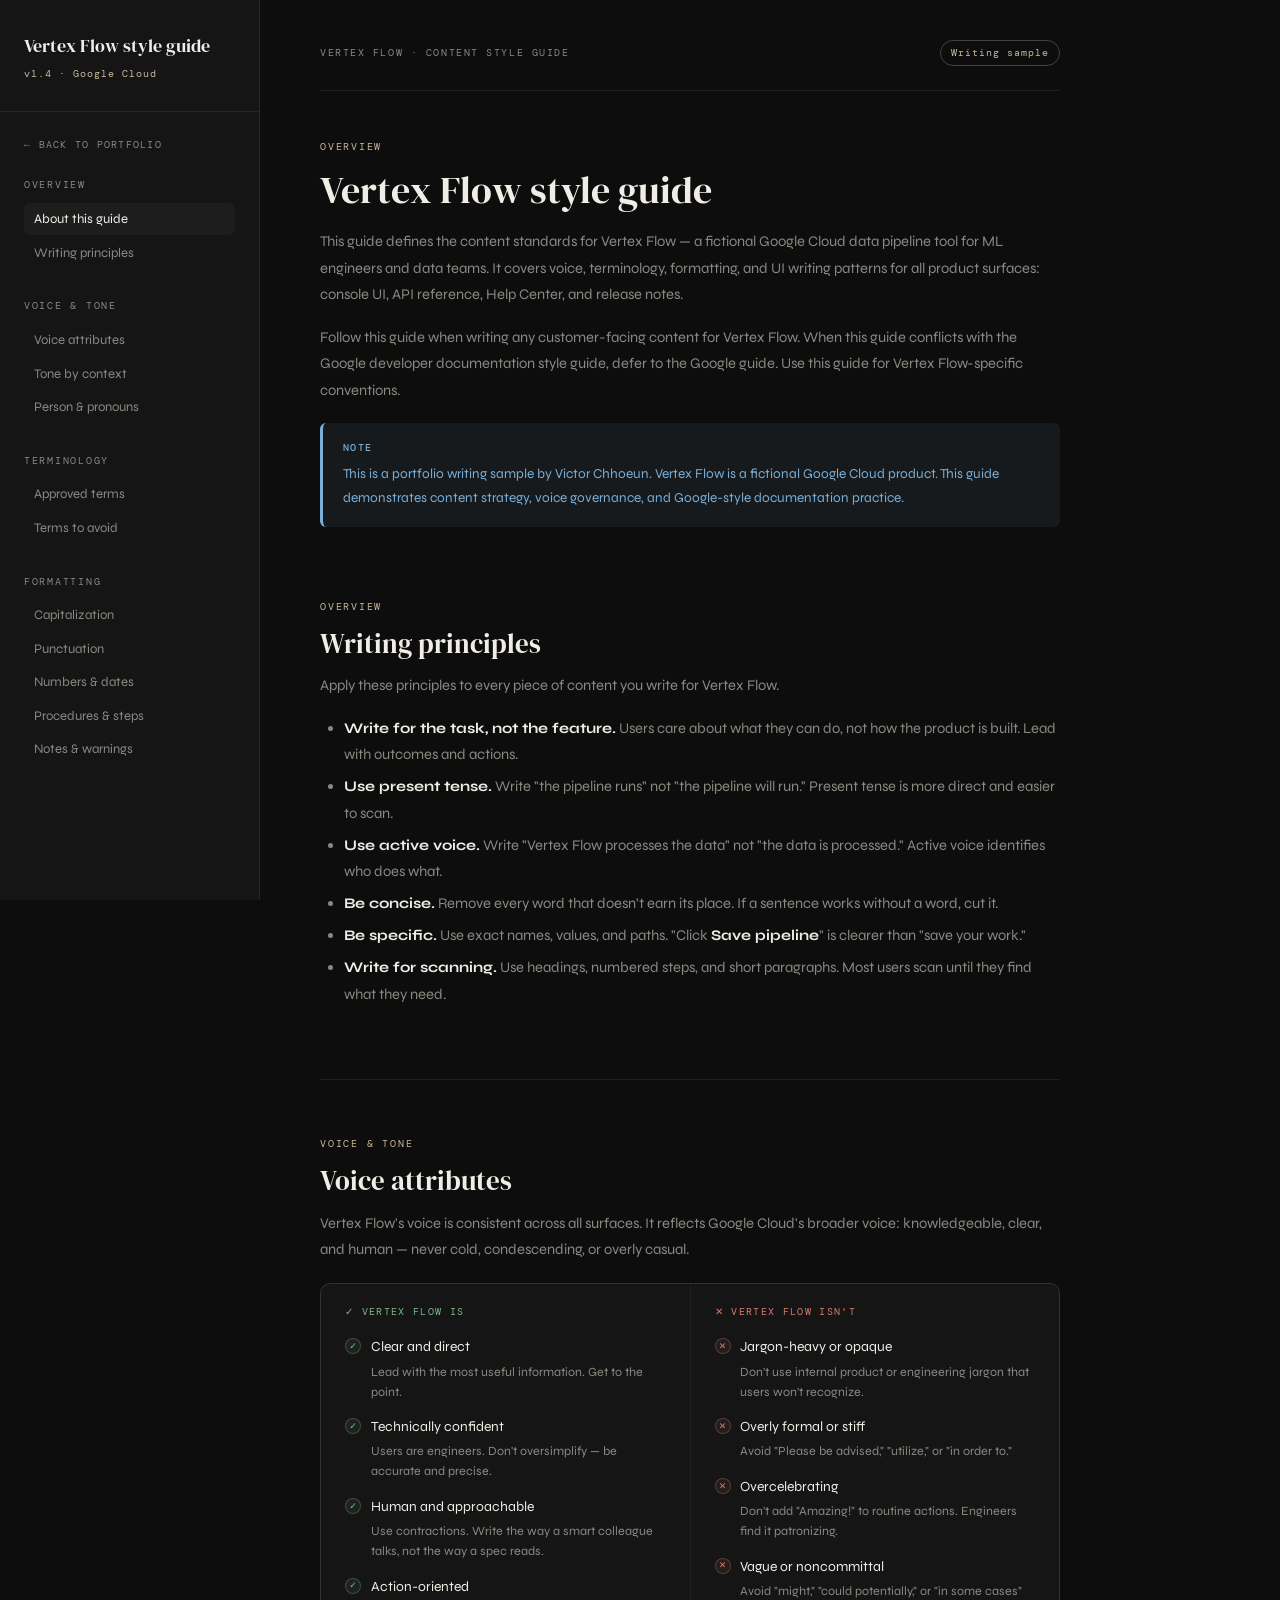
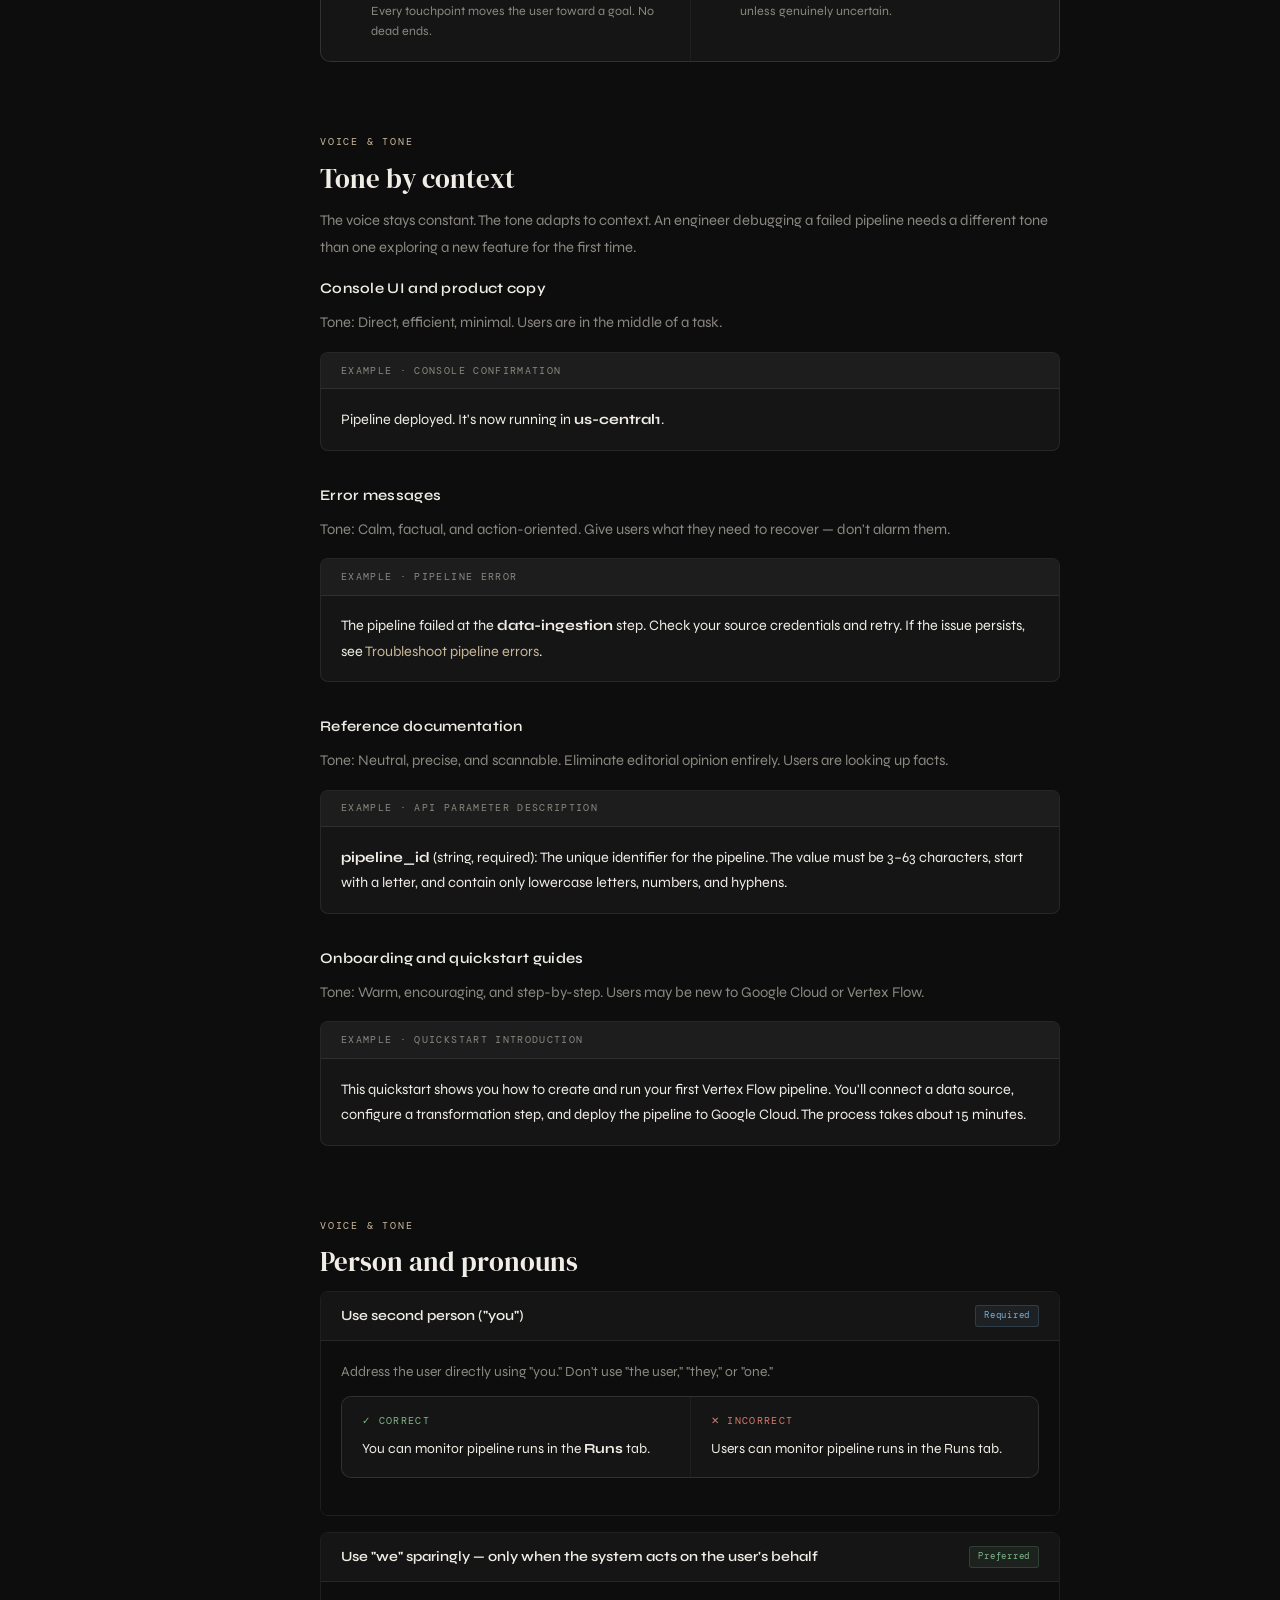
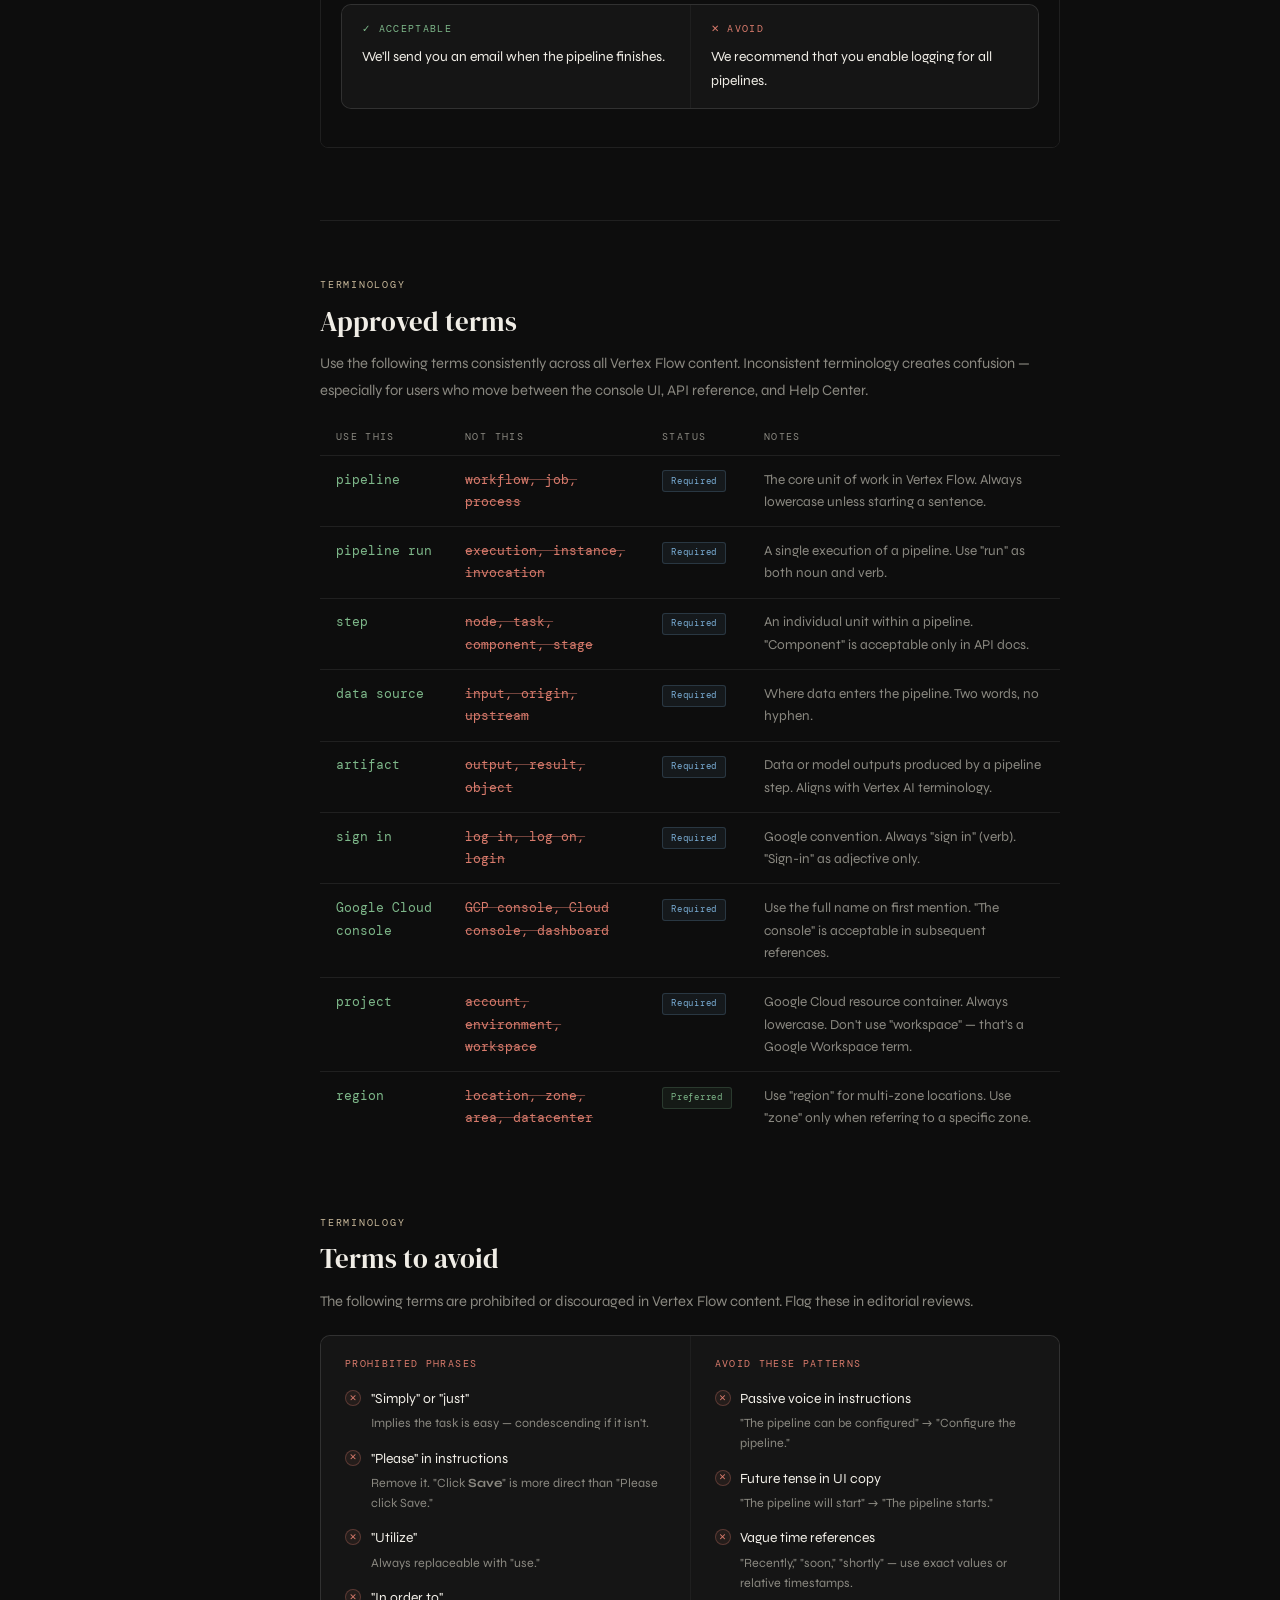
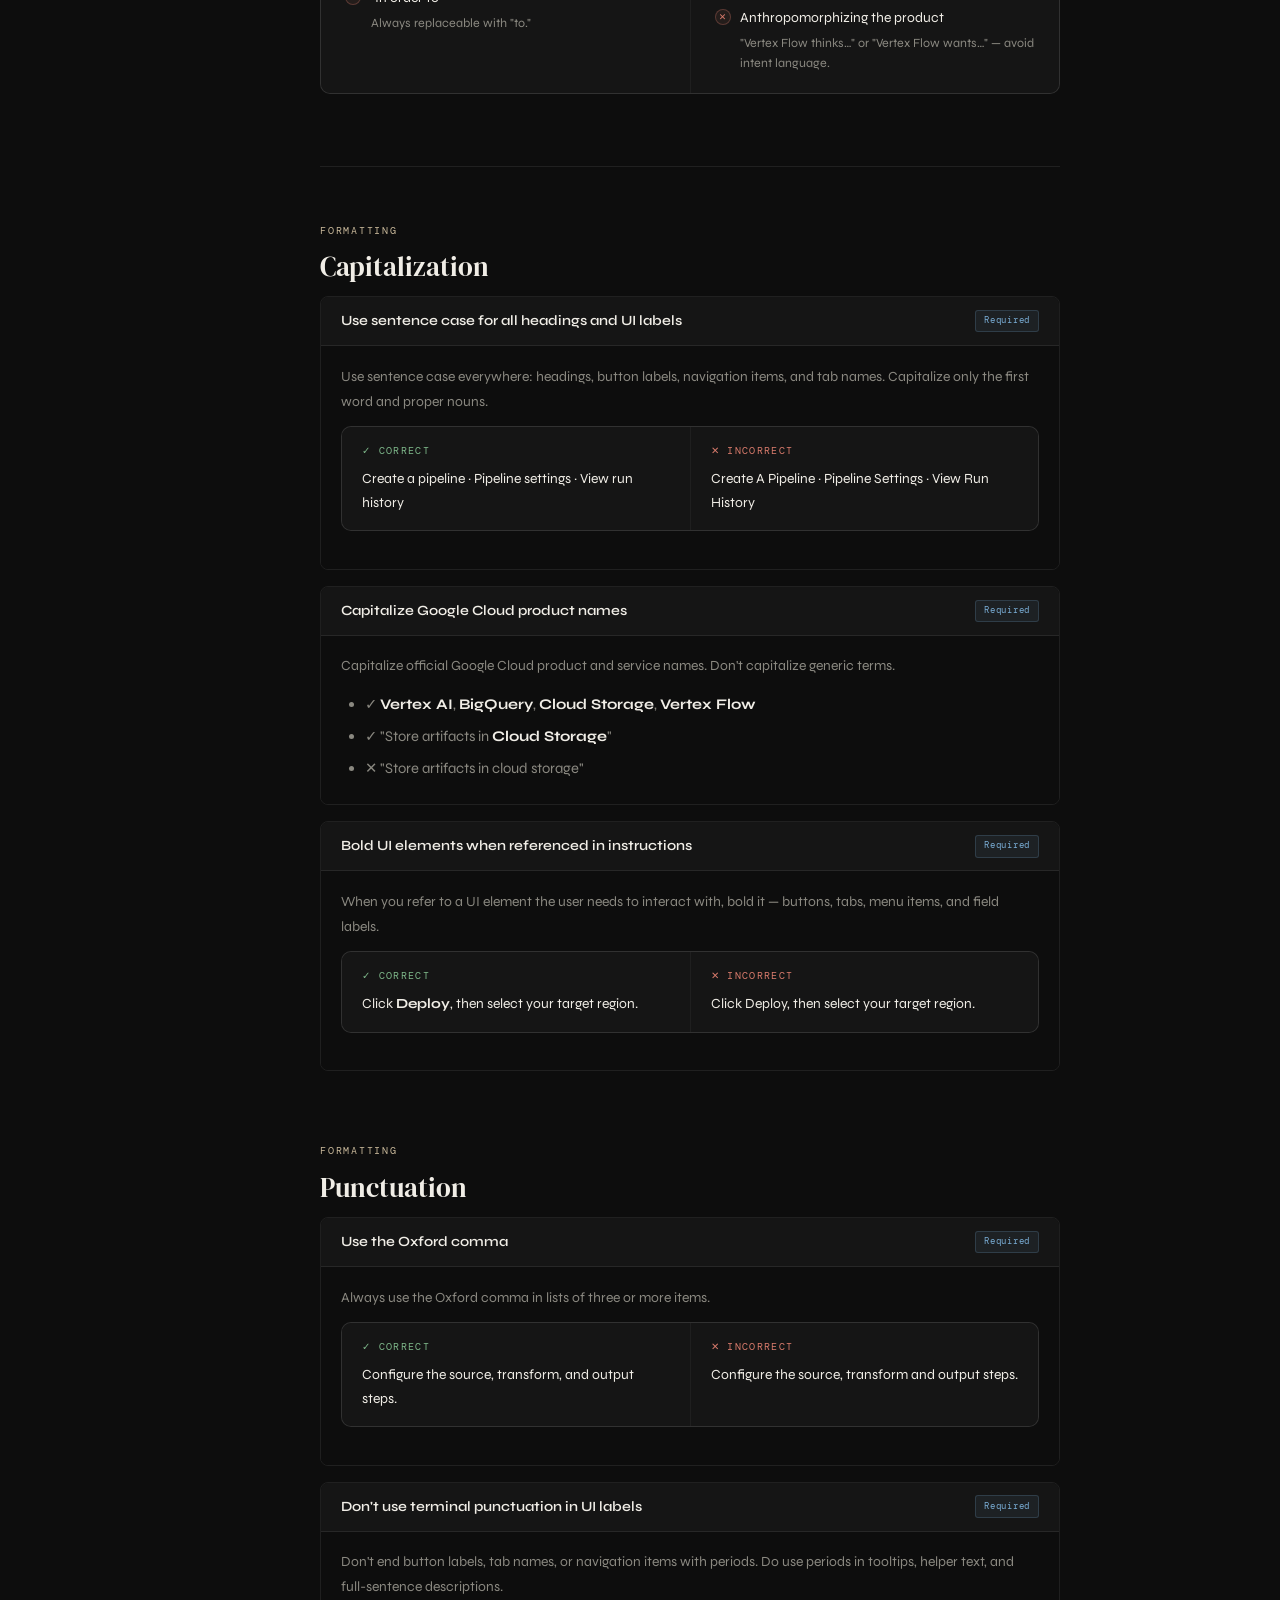
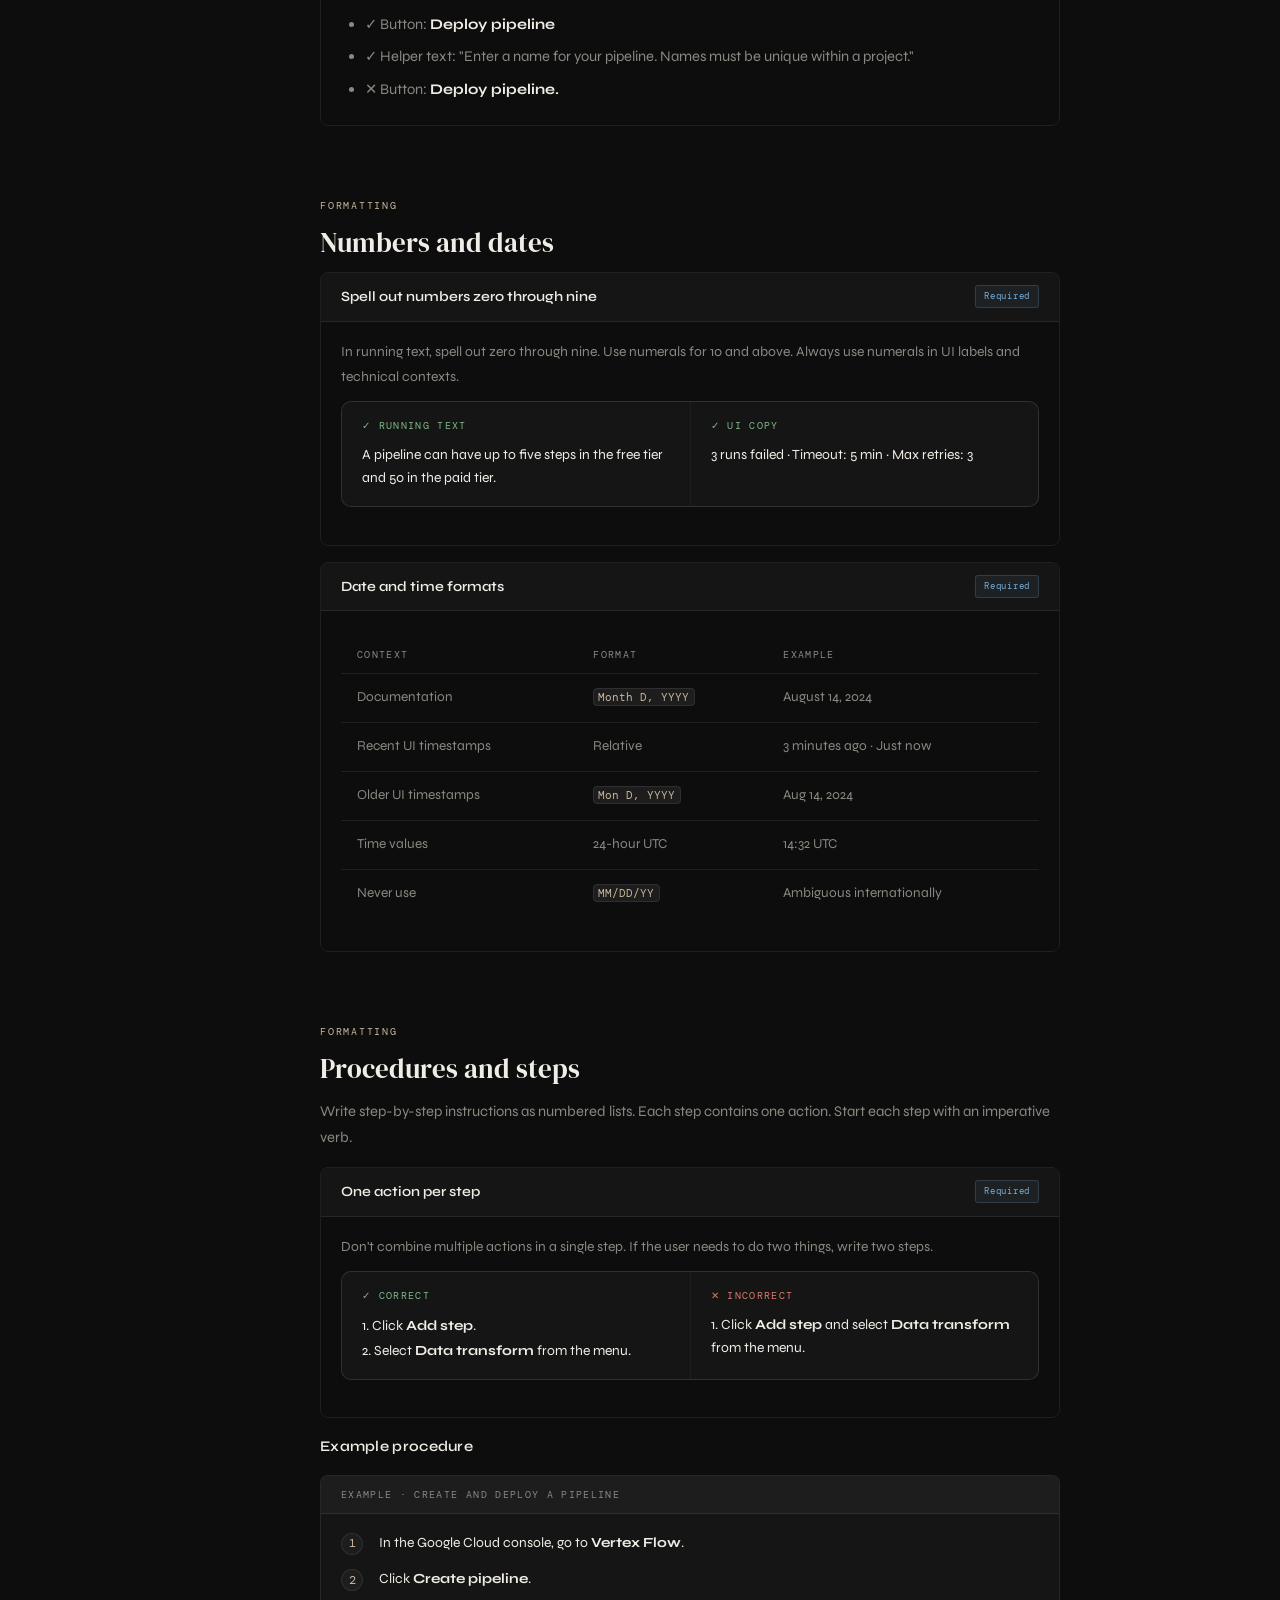
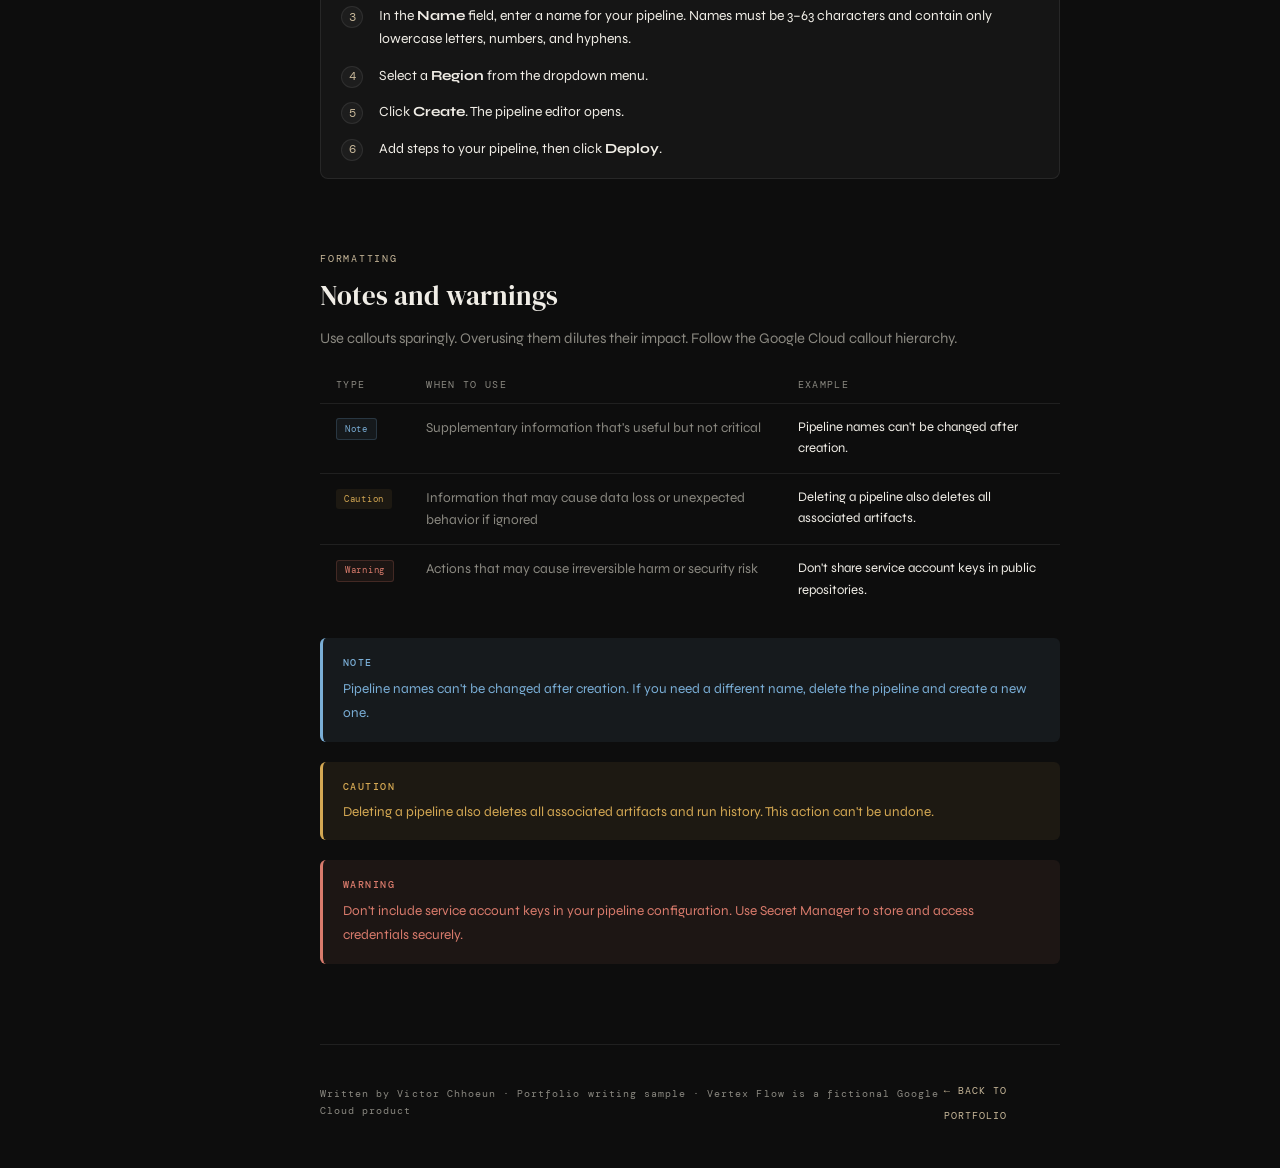
<file: style-guide.html>
<!DOCTYPE html>
<html lang="en">
<head>
  <meta charset="UTF-8" />
  <meta name="viewport" content="width=device-width, initial-scale=1.0" />
  <title>Vertex Flow Content Style Guide · Victor Chhoeun</title>
  <link rel="preconnect" href="https://fonts.googleapis.com" />
  <link href="https://fonts.googleapis.com/css2?family=DM+Serif+Display:ital@0;1&family=DM+Mono:wght@400;500&family=Syne:wght@400;500;600&display=swap" rel="stylesheet" />
  <style>
    *, *::before, *::after { box-sizing: border-box; margin: 0; padding: 0; }
    :root {
      --bg: #0d0d0d; --bg2: #151515; --bg3: #1d1d1d; --bg4: #242424;
      --line: rgba(255,255,255,0.08); --line2: rgba(255,255,255,0.13);
      --text: #f0ede6; --muted: #8a8880; --accent: #c8b89a; --accent2: #e8dfd0;
      --green: #7eb88a; --green-bg: rgba(126,184,138,0.08);
      --red: #d97b6c; --red-bg: rgba(217,123,108,0.08);
      --blue: #7aaed6; --blue-bg: rgba(122,174,214,0.08);
      --amber: #d4a853; --amber-bg: rgba(212,168,83,0.08);
      --font-serif: 'DM Serif Display', Georgia, serif;
      --font-sans: 'Syne', system-ui, sans-serif;
      --font-mono: 'DM Mono', monospace;
      --sidebar-w: 260px; --max-w: 860px; --pad: 2.5rem;
    }
    html { scroll-behavior: smooth; }
    body { background: var(--bg); color: var(--text); font-family: var(--font-sans); font-size: 15px; line-height: 1.7; -webkit-font-smoothing: antialiased; display: flex; min-height: 100vh; }
    a { color: inherit; text-decoration: none; }
    ::-webkit-scrollbar { width: 4px; }
    ::-webkit-scrollbar-track { background: var(--bg); }
    ::-webkit-scrollbar-thumb { background: var(--bg3); border-radius: 2px; }

    .sidebar { width: var(--sidebar-w); min-height: 100vh; background: var(--bg2); border-right: 1px solid var(--line); padding: 2rem 0; position: fixed; top: 0; left: 0; display: flex; flex-direction: column; overflow-y: auto; }
    .sidebar-logo { padding: 0 1.5rem 1.75rem; border-bottom: 1px solid var(--line); margin-bottom: 1.5rem; }
    .sidebar-product { font-family: var(--font-serif); font-size: 1.1rem; color: var(--text); display: block; }
    .sidebar-version { font-family: var(--font-mono); font-size: 0.62rem; color: var(--accent); letter-spacing: 0.1em; margin-top: 0.25rem; display: block; }
    .sidebar-back { display: inline-flex; align-items: center; gap: 0.4rem; font-family: var(--font-mono); font-size: 0.65rem; letter-spacing: 0.12em; color: var(--muted); padding: 0 1.5rem; margin-bottom: 1.5rem; text-transform: uppercase; transition: color 0.2s; }
    .sidebar-back:hover { color: var(--accent); }
    .sidebar-section { padding: 0 1.5rem; margin-bottom: 1.75rem; }
    .sidebar-section-label { font-family: var(--font-mono); font-size: 0.6rem; letter-spacing: 0.18em; text-transform: uppercase; color: var(--muted); margin-bottom: 0.6rem; display: block; }
    .sidebar-link { display: flex; align-items: center; padding: 0.3rem 0.6rem; border-radius: 6px; font-size: 0.82rem; color: var(--muted); transition: color 0.15s, background 0.15s; margin-bottom: 0.1rem; cursor: pointer; }
    .sidebar-link:hover { color: var(--text); background: var(--bg3); }
    .sidebar-link.active { color: var(--text); background: var(--bg3); }

    .main { margin-left: var(--sidebar-w); flex: 1; max-width: var(--max-w); padding: var(--pad) calc(var(--pad) * 1.5); }
    .topbar { display: flex; align-items: center; justify-content: space-between; margin-bottom: 3rem; padding-bottom: 1.5rem; border-bottom: 1px solid var(--line); }
    .topbar-title { font-family: var(--font-mono); font-size: 0.65rem; letter-spacing: 0.15em; text-transform: uppercase; color: var(--muted); }
    .topbar-pill { font-family: var(--font-mono); font-size: 0.6rem; letter-spacing: 0.1em; color: var(--accent); border: 1px solid rgba(200,184,154,0.3); padding: 0.25rem 0.65rem; border-radius: 100px; }

    .doc-section { margin-bottom: 4.5rem; scroll-margin-top: 2rem; }
    .section-eyebrow { font-family: var(--font-mono); font-size: 0.62rem; letter-spacing: 0.18em; text-transform: uppercase; color: var(--accent); margin-bottom: 0.75rem; display: block; }
    h1 { font-family: var(--font-serif); font-size: 2.4rem; font-weight: 400; color: var(--text); line-height: 1.15; margin-bottom: 1rem; }
    h2 { font-family: var(--font-serif); font-size: 1.7rem; font-weight: 400; color: var(--text); line-height: 1.2; margin-bottom: 0.75rem; }
    h3 { font-family: var(--font-sans); font-size: 0.92rem; font-weight: 600; color: var(--text); letter-spacing: 0.02em; margin-bottom: 0.5rem; margin-top: 2rem; }
    h3:first-of-type { margin-top: 0.5rem; }
    p { color: var(--muted); font-size: 0.92rem; line-height: 1.8; margin-bottom: 1rem; }
    ul, ol { color: var(--muted); font-size: 0.92rem; line-height: 1.8; padding-left: 1.5rem; margin-bottom: 1rem; }
    li { margin-bottom: 0.35rem; }
    li strong { color: var(--text); }
    hr { border: none; border-top: 1px solid var(--line); margin: 3.5rem 0; }
    .ic { font-family: var(--font-mono); font-size: 0.78em; background: var(--bg3); border: 1px solid var(--line); padding: 0.1em 0.4em; border-radius: 4px; color: var(--accent); }

    .callout { display: flex; gap: 1rem; padding: 1rem 1.25rem; border-radius: 6px; font-size: 0.88rem; line-height: 1.7; margin: 1.25rem 0; border-left: 3px solid; }
    .callout-note { background: var(--blue-bg); border-color: var(--blue); color: var(--blue); }
    .callout-caution { background: var(--amber-bg); border-color: var(--amber); color: var(--amber); }
    .callout-warning { background: var(--red-bg); border-color: var(--red); color: var(--red); }
    .callout-inner { flex: 1; }
    .callout-type { font-family: var(--font-mono); font-size: 0.65rem; font-weight: 500; letter-spacing: 0.14em; text-transform: uppercase; display: block; margin-bottom: 0.3rem; }
    .callout p { color: inherit; margin: 0; font-size: 0.85rem; }

    .do-dont { display: grid; grid-template-columns: 1fr 1fr; gap: 1px; background: var(--line); border: 1px solid var(--line); border-radius: 10px; overflow: hidden; margin: 1.25rem 0; }
    .do-dont-col { background: var(--bg2); padding: 1.25rem 1.5rem; }
    .do-dont-label { font-family: var(--font-mono); font-size: 0.6rem; letter-spacing: 0.14em; text-transform: uppercase; margin-bottom: 1rem; display: block; }
    .label-do { color: var(--green); } .label-dont { color: var(--red); }
    .do-dont-item { display: flex; align-items: flex-start; gap: 0.6rem; margin-bottom: 0.9rem; font-size: 0.87rem; line-height: 1.6; }
    .do-dont-item:last-child { margin-bottom: 0; }
    .do-dot { width: 16px; height: 16px; border-radius: 50%; flex-shrink: 0; margin-top: 2px; display: flex; align-items: center; justify-content: center; font-size: 9px; font-weight: 700; }
    .dot-do { background: var(--green-bg); color: var(--green); border: 1px solid rgba(126,184,138,0.3); }
    .dot-dont { background: var(--red-bg); color: var(--red); border: 1px solid rgba(217,123,108,0.3); }
    .do-dont-text { color: var(--text); }
    .do-dont-reason { color: var(--muted); font-size: 0.78rem; margin-top: 0.2rem; }

    .term-table { width: 100%; border-collapse: collapse; font-size: 0.85rem; margin: 1rem 0; }
    .term-table th { font-family: var(--font-mono); font-size: 0.6rem; letter-spacing: 0.14em; text-transform: uppercase; color: var(--muted); text-align: left; padding: 0.6rem 1rem; border-bottom: 1px solid var(--line); font-weight: 400; }
    .term-table td { padding: 0.8rem 1rem; border-bottom: 1px solid var(--line); vertical-align: top; color: var(--muted); line-height: 1.65; }
    .term-table tr:last-child td { border-bottom: none; }
    .term-table tr:hover td { background: rgba(255,255,255,0.02); }
    .term-use { font-family: var(--font-mono); font-size: 0.8rem; color: var(--green); }
    .term-avoid { font-family: var(--font-mono); font-size: 0.8rem; color: var(--red); text-decoration: line-through; text-decoration-color: rgba(217,123,108,0.5); }
    .term-badge { font-family: var(--font-mono); font-size: 0.58rem; letter-spacing: 0.08em; padding: 0.15rem 0.5rem; border-radius: 3px; display: inline-block; }
    .badge-required { background: var(--blue-bg); color: var(--blue); border: 1px solid rgba(122,174,214,0.2); }
    .badge-preferred { background: var(--green-bg); color: var(--green); border: 1px solid rgba(126,184,138,0.2); }
    .badge-avoid { background: var(--red-bg); color: var(--red); border: 1px solid rgba(217,123,108,0.2); }

    .example-block { background: var(--bg2); border: 1px solid var(--line); border-radius: 8px; overflow: hidden; margin: 1rem 0; }
    .example-header { display: flex; align-items: center; justify-content: space-between; padding: 0.6rem 1.25rem; border-bottom: 1px solid var(--line); background: var(--bg3); }
    .example-label { font-family: var(--font-mono); font-size: 0.6rem; letter-spacing: 0.14em; text-transform: uppercase; color: var(--muted); }
    .example-body { padding: 1.1rem 1.25rem; }
    .example-body p { margin: 0; color: var(--text); font-size: 0.9rem; line-height: 1.75; }
    .example-body p + p { margin-top: 0.6rem; }

    .format-rule { border: 1px solid var(--line); border-radius: 8px; overflow: hidden; margin-bottom: 1rem; }
    .format-rule-header { display: flex; align-items: center; justify-content: space-between; padding: 0.75rem 1.25rem; background: var(--bg2); border-bottom: 1px solid var(--line); }
    .format-rule-title { font-size: 0.88rem; font-weight: 600; color: var(--text); }
    .format-rule-body { padding: 1.1rem 1.25rem; background: var(--bg); }
    .format-rule-body p { margin: 0 0 0.75rem; font-size: 0.87rem; }
    .format-rule-body p:last-child { margin: 0; }
    .format-rule-body ul { margin: 0.5rem 0 0; }

    .ui-pattern-grid { display: grid; grid-template-columns: 1fr 1fr; gap: 1.25rem; margin: 1.25rem 0; }
    .ui-pattern-card { background: var(--bg2); border: 1px solid var(--line); border-radius: 10px; overflow: hidden; }
    .ui-pattern-header { padding: 0.75rem 1.25rem; border-bottom: 1px solid var(--line); background: var(--bg3); display: flex; align-items: center; justify-content: space-between; }
    .ui-pattern-name { font-family: var(--font-mono); font-size: 0.65rem; letter-spacing: 0.12em; text-transform: uppercase; color: var(--muted); }
    .ui-pattern-body { padding: 1.25rem; }
    .ui-pattern-formula { font-family: var(--font-mono); font-size: 0.78rem; color: var(--accent); background: var(--bg3); border: 1px solid var(--line); border-radius: 6px; padding: 0.5rem 0.75rem; margin-bottom: 0.85rem; }
    .ui-example { font-size: 0.85rem; color: var(--text); margin-bottom: 0.4rem; display: flex; align-items: flex-start; gap: 0.5rem; }
    .ui-example-dot { width: 5px; height: 5px; border-radius: 50%; background: var(--accent); flex-shrink: 0; margin-top: 7px; }
    .ui-note { font-size: 0.78rem; color: var(--muted); margin-top: 0.75rem; padding-top: 0.75rem; border-top: 1px solid var(--line); line-height: 1.6; }

    .procedure { background: var(--bg2); border: 1px solid var(--line); border-radius: 8px; overflow: hidden; margin: 1rem 0; }
    .procedure-header { padding: 0.65rem 1.25rem; background: var(--bg3); border-bottom: 1px solid var(--line); font-family: var(--font-mono); font-size: 0.6rem; letter-spacing: 0.14em; text-transform: uppercase; color: var(--muted); }
    .procedure-body { padding: 1.1rem 1.25rem; }
    .procedure-step { display: flex; gap: 1rem; margin-bottom: 0.85rem; font-size: 0.87rem; color: var(--text); line-height: 1.65; }
    .procedure-step:last-child { margin-bottom: 0; }
    .step-num { font-family: var(--font-mono); font-size: 0.72rem; color: var(--accent); background: var(--bg3); border: 1px solid var(--line); width: 22px; height: 22px; border-radius: 50%; display: flex; align-items: center; justify-content: center; flex-shrink: 0; margin-top: 1px; }

    .doc-footer { margin-top: 5rem; padding-top: 2rem; border-top: 1px solid var(--line); display: flex; justify-content: space-between; align-items: center; }
    .doc-footer-left { font-family: var(--font-mono); font-size: 0.65rem; letter-spacing: 0.1em; color: var(--muted); }
    .doc-footer-right a { font-family: var(--font-mono); font-size: 0.65rem; letter-spacing: 0.1em; color: var(--accent); text-transform: uppercase; transition: color 0.2s; }
    .doc-footer-right a:hover { color: var(--accent2); }

    @media (max-width: 900px) { .sidebar { display: none; } .main { margin-left: 0; padding: 1.5rem; } .ui-pattern-grid { grid-template-columns: 1fr; } }
    @media (max-width: 600px) { .do-dont { grid-template-columns: 1fr; } }
  </style>
</head>
<body>

  <aside class="sidebar">
    <div class="sidebar-logo">
      <span class="sidebar-product">Vertex Flow style guide</span>
      <span class="sidebar-version">v1.4 · Google Cloud</span>
    </div>
    <a href="index.html" class="sidebar-back">← Back to portfolio</a>
    <div class="sidebar-section">
      <span class="sidebar-section-label">Overview</span>
      <a class="sidebar-link active" onclick="scrollToSection('intro')">About this guide</a>
      <a class="sidebar-link" onclick="scrollToSection('principles')">Writing principles</a>
    </div>
    <div class="sidebar-section">
      <span class="sidebar-section-label">Voice & Tone</span>
      <a class="sidebar-link" onclick="scrollToSection('voice')">Voice attributes</a>
      <a class="sidebar-link" onclick="scrollToSection('tone')">Tone by context</a>
      <a class="sidebar-link" onclick="scrollToSection('person')">Person & pronouns</a>
    </div>
    <div class="sidebar-section">
      <span class="sidebar-section-label">Terminology</span>
      <a class="sidebar-link" onclick="scrollToSection('terms')">Approved terms</a>
      <a class="sidebar-link" onclick="scrollToSection('avoid')">Terms to avoid</a>
    </div>
    <div class="sidebar-section">
      <span class="sidebar-section-label">Formatting</span>
      <a class="sidebar-link" onclick="scrollToSection('capitalization')">Capitalization</a>
      <a class="sidebar-link" onclick="scrollToSection('punctuation')">Punctuation</a>
      <a class="sidebar-link" onclick="scrollToSection('numbers')">Numbers & dates</a>
      <a class="sidebar-link" onclick="scrollToSection('procedures')">Procedures & steps</a>
      <a class="sidebar-link" onclick="scrollToSection('callouts')">Notes & warnings</a>
    </div>
  </aside>

  <main class="main">
    <div class="topbar">
      <span class="topbar-title">Vertex Flow · Content style guide</span>
      <span class="topbar-pill">Writing sample</span>
    </div>

    <!-- INTRO -->
    <section class="doc-section" id="intro">
      <span class="section-eyebrow">Overview</span>
      <h1>Vertex Flow style guide</h1>
      <p>This guide defines the content standards for Vertex Flow — a fictional Google Cloud data pipeline tool for ML engineers and data teams. It covers voice, terminology, formatting, and UI writing patterns for all product surfaces: console UI, API reference, Help Center, and release notes.</p>
      <p>Follow this guide when writing any customer-facing content for Vertex Flow. When this guide conflicts with the Google developer documentation style guide, defer to the Google guide. Use this guide for Vertex Flow-specific conventions.</p>
      <div class="callout callout-note">
        <div class="callout-inner">
          <span class="callout-type">Note</span>
          <p>This is a portfolio writing sample by Victor Chhoeun. Vertex Flow is a fictional Google Cloud product. This guide demonstrates content strategy, voice governance, and Google-style documentation practice.</p>
        </div>
      </div>
    </section>

    <!-- PRINCIPLES -->
    <section class="doc-section" id="principles">
      <span class="section-eyebrow">Overview</span>
      <h2>Writing principles</h2>
      <p>Apply these principles to every piece of content you write for Vertex Flow.</p>
      <ul>
        <li><strong>Write for the task, not the feature.</strong> Users care about what they can do, not how the product is built. Lead with outcomes and actions.</li>
        <li><strong>Use present tense.</strong> Write "the pipeline runs" not "the pipeline will run." Present tense is more direct and easier to scan.</li>
        <li><strong>Use active voice.</strong> Write "Vertex Flow processes the data" not "the data is processed." Active voice identifies who does what.</li>
        <li><strong>Be concise.</strong> Remove every word that doesn't earn its place. If a sentence works without a word, cut it.</li>
        <li><strong>Be specific.</strong> Use exact names, values, and paths. "Click <strong>Save pipeline</strong>" is clearer than "save your work."</li>
        <li><strong>Write for scanning.</strong> Use headings, numbered steps, and short paragraphs. Most users scan until they find what they need.</li>
      </ul>
    </section>

    <hr />

    <!-- VOICE -->
    <section class="doc-section" id="voice">
      <span class="section-eyebrow">Voice & Tone</span>
      <h2>Voice attributes</h2>
      <p>Vertex Flow's voice is consistent across all surfaces. It reflects Google Cloud's broader voice: knowledgeable, clear, and human — never cold, condescending, or overly casual.</p>
      <div class="do-dont">
        <div class="do-dont-col">
          <span class="do-dont-label label-do">✓ Vertex Flow is</span>
          <div class="do-dont-item"><div class="do-dot dot-do">✓</div><div><div class="do-dont-text">Clear and direct</div><div class="do-dont-reason">Lead with the most useful information. Get to the point.</div></div></div>
          <div class="do-dont-item"><div class="do-dot dot-do">✓</div><div><div class="do-dont-text">Technically confident</div><div class="do-dont-reason">Users are engineers. Don't oversimplify — be accurate and precise.</div></div></div>
          <div class="do-dont-item"><div class="do-dot dot-do">✓</div><div><div class="do-dont-text">Human and approachable</div><div class="do-dont-reason">Use contractions. Write the way a smart colleague talks, not the way a spec reads.</div></div></div>
          <div class="do-dont-item"><div class="do-dot dot-do">✓</div><div><div class="do-dont-text">Action-oriented</div><div class="do-dont-reason">Every touchpoint moves the user toward a goal. No dead ends.</div></div></div>
        </div>
        <div class="do-dont-col">
          <span class="do-dont-label label-dont">✕ Vertex Flow isn't</span>
          <div class="do-dont-item"><div class="do-dot dot-dont">✕</div><div><div class="do-dont-text">Jargon-heavy or opaque</div><div class="do-dont-reason">Don't use internal product or engineering jargon that users won't recognize.</div></div></div>
          <div class="do-dont-item"><div class="do-dot dot-dont">✕</div><div><div class="do-dont-text">Overly formal or stiff</div><div class="do-dont-reason">Avoid "Please be advised," "utilize," or "in order to."</div></div></div>
          <div class="do-dont-item"><div class="do-dot dot-dont">✕</div><div><div class="do-dont-text">Overcelebrating</div><div class="do-dont-reason">Don't add "Amazing!" to routine actions. Engineers find it patronizing.</div></div></div>
          <div class="do-dont-item"><div class="do-dot dot-dont">✕</div><div><div class="do-dont-text">Vague or noncommittal</div><div class="do-dont-reason">Avoid "might," "could potentially," or "in some cases" unless genuinely uncertain.</div></div></div>
        </div>
      </div>
    </section>

    <!-- TONE BY CONTEXT -->
    <section class="doc-section" id="tone">
      <span class="section-eyebrow">Voice & Tone</span>
      <h2>Tone by context</h2>
      <p>The voice stays constant. The tone adapts to context. An engineer debugging a failed pipeline needs a different tone than one exploring a new feature for the first time.</p>

      <h3>Console UI and product copy</h3>
      <p>Tone: Direct, efficient, minimal. Users are in the middle of a task.</p>
      <div class="example-block">
        <div class="example-header"><span class="example-label">Example · console confirmation</span></div>
        <div class="example-body"><p>Pipeline deployed. It's now running in <strong>us-central1</strong>.</p></div>
      </div>

      <h3>Error messages</h3>
      <p>Tone: Calm, factual, and action-oriented. Give users what they need to recover — don't alarm them.</p>
      <div class="example-block">
        <div class="example-header"><span class="example-label">Example · pipeline error</span></div>
        <div class="example-body"><p>The pipeline failed at the <strong>data-ingestion</strong> step. Check your source credentials and retry. If the issue persists, see <span style="color:var(--accent);">Troubleshoot pipeline errors</span>.</p></div>
      </div>

      <h3>Reference documentation</h3>
      <p>Tone: Neutral, precise, and scannable. Eliminate editorial opinion entirely. Users are looking up facts.</p>
      <div class="example-block">
        <div class="example-header"><span class="example-label">Example · API parameter description</span></div>
        <div class="example-body"><p><strong>pipeline_id</strong> (string, required): The unique identifier for the pipeline. The value must be 3–63 characters, start with a letter, and contain only lowercase letters, numbers, and hyphens.</p></div>
      </div>

      <h3>Onboarding and quickstart guides</h3>
      <p>Tone: Warm, encouraging, and step-by-step. Users may be new to Google Cloud or Vertex Flow.</p>
      <div class="example-block">
        <div class="example-header"><span class="example-label">Example · quickstart introduction</span></div>
        <div class="example-body"><p>This quickstart shows you how to create and run your first Vertex Flow pipeline. You'll connect a data source, configure a transformation step, and deploy the pipeline to Google Cloud. The process takes about 15 minutes.</p></div>
      </div>
    </section>

    <!-- PERSON -->
    <section class="doc-section" id="person">
      <span class="section-eyebrow">Voice & Tone</span>
      <h2>Person and pronouns</h2>
      <div class="format-rule">
        <div class="format-rule-header"><span class="format-rule-title">Use second person ("you")</span><span class="term-badge badge-required">Required</span></div>
        <div class="format-rule-body">
          <p>Address the user directly using "you." Don't use "the user," "they," or "one."</p>
          <div class="do-dont" style="margin-top:0.75rem;">
            <div class="do-dont-col" style="padding:1rem 1.25rem;"><span class="do-dont-label label-do" style="margin-bottom:0.5rem;">✓ Correct</span><div class="do-dont-text" style="font-size:0.87rem;">You can monitor pipeline runs in the <strong>Runs</strong> tab.</div></div>
            <div class="do-dont-col" style="padding:1rem 1.25rem;"><span class="do-dont-label label-dont" style="margin-bottom:0.5rem;">✕ Incorrect</span><div class="do-dont-text" style="font-size:0.87rem;">Users can monitor pipeline runs in the Runs tab.</div></div>
          </div>
        </div>
      </div>
      <div class="format-rule">
        <div class="format-rule-header"><span class="format-rule-title">Use "we" sparingly — only when the system acts on the user's behalf</span><span class="term-badge badge-preferred">Preferred</span></div>
        <div class="format-rule-body">
          <div class="do-dont" style="margin-top:0.25rem;">
            <div class="do-dont-col" style="padding:1rem 1.25rem;"><span class="do-dont-label label-do" style="margin-bottom:0.5rem;">✓ Acceptable</span><div class="do-dont-text" style="font-size:0.87rem;">We'll send you an email when the pipeline finishes.</div></div>
            <div class="do-dont-col" style="padding:1rem 1.25rem;"><span class="do-dont-label label-dont" style="margin-bottom:0.5rem;">✕ Avoid</span><div class="do-dont-text" style="font-size:0.87rem;">We recommend that you enable logging for all pipelines.</div></div>
          </div>
        </div>
      </div>
    </section>

    <hr />

    <!-- TERMS -->
    <section class="doc-section" id="terms">
      <span class="section-eyebrow">Terminology</span>
      <h2>Approved terms</h2>
      <p>Use the following terms consistently across all Vertex Flow content. Inconsistent terminology creates confusion — especially for users who move between the console UI, API reference, and Help Center.</p>
      <table class="term-table">
        <thead><tr><th>Use this</th><th>Not this</th><th>Status</th><th>Notes</th></tr></thead>
        <tbody>
          <tr><td><span class="term-use">pipeline</span></td><td><span class="term-avoid">workflow, job, process</span></td><td><span class="term-badge badge-required">Required</span></td><td>The core unit of work in Vertex Flow. Always lowercase unless starting a sentence.</td></tr>
          <tr><td><span class="term-use">pipeline run</span></td><td><span class="term-avoid">execution, instance, invocation</span></td><td><span class="term-badge badge-required">Required</span></td><td>A single execution of a pipeline. Use "run" as both noun and verb.</td></tr>
          <tr><td><span class="term-use">step</span></td><td><span class="term-avoid">node, task, component, stage</span></td><td><span class="term-badge badge-required">Required</span></td><td>An individual unit within a pipeline. "Component" is acceptable only in API docs.</td></tr>
          <tr><td><span class="term-use">data source</span></td><td><span class="term-avoid">input, origin, upstream</span></td><td><span class="term-badge badge-required">Required</span></td><td>Where data enters the pipeline. Two words, no hyphen.</td></tr>
          <tr><td><span class="term-use">artifact</span></td><td><span class="term-avoid">output, result, object</span></td><td><span class="term-badge badge-required">Required</span></td><td>Data or model outputs produced by a pipeline step. Aligns with Vertex AI terminology.</td></tr>
          <tr><td><span class="term-use">sign in</span></td><td><span class="term-avoid">log in, log on, login</span></td><td><span class="term-badge badge-required">Required</span></td><td>Google convention. Always "sign in" (verb). "Sign-in" as adjective only.</td></tr>
          <tr><td><span class="term-use">Google Cloud console</span></td><td><span class="term-avoid">GCP console, Cloud console, dashboard</span></td><td><span class="term-badge badge-required">Required</span></td><td>Use the full name on first mention. "The console" is acceptable in subsequent references.</td></tr>
          <tr><td><span class="term-use">project</span></td><td><span class="term-avoid">account, environment, workspace</span></td><td><span class="term-badge badge-required">Required</span></td><td>Google Cloud resource container. Always lowercase. Don't use "workspace" — that's a Google Workspace term.</td></tr>
          <tr><td><span class="term-use">region</span></td><td><span class="term-avoid">location, zone, area, datacenter</span></td><td><span class="term-badge badge-preferred">Preferred</span></td><td>Use "region" for multi-zone locations. Use "zone" only when referring to a specific zone.</td></tr>
        </tbody>
      </table>
    </section>

    <!-- AVOID -->
    <section class="doc-section" id="avoid">
      <span class="section-eyebrow">Terminology</span>
      <h2>Terms to avoid</h2>
      <p>The following terms are prohibited or discouraged in Vertex Flow content. Flag these in editorial reviews.</p>
      <div class="do-dont">
        <div class="do-dont-col">
          <span class="do-dont-label label-dont">Prohibited phrases</span>
          <div class="do-dont-item"><div class="do-dot dot-dont">✕</div><div><div class="do-dont-text">"Simply" or "just"</div><div class="do-dont-reason">Implies the task is easy — condescending if it isn't.</div></div></div>
          <div class="do-dont-item"><div class="do-dot dot-dont">✕</div><div><div class="do-dont-text">"Please" in instructions</div><div class="do-dont-reason">Remove it. "Click <strong>Save</strong>" is more direct than "Please click Save."</div></div></div>
          <div class="do-dont-item"><div class="do-dot dot-dont">✕</div><div><div class="do-dont-text">"Utilize"</div><div class="do-dont-reason">Always replaceable with "use."</div></div></div>
          <div class="do-dont-item"><div class="do-dot dot-dont">✕</div><div><div class="do-dont-text">"In order to"</div><div class="do-dont-reason">Always replaceable with "to."</div></div></div>
        </div>
        <div class="do-dont-col">
          <span class="do-dont-label label-dont">Avoid these patterns</span>
          <div class="do-dont-item"><div class="do-dot dot-dont">✕</div><div><div class="do-dont-text">Passive voice in instructions</div><div class="do-dont-reason">"The pipeline can be configured" → "Configure the pipeline."</div></div></div>
          <div class="do-dont-item"><div class="do-dot dot-dont">✕</div><div><div class="do-dont-text">Future tense in UI copy</div><div class="do-dont-reason">"The pipeline will start" → "The pipeline starts."</div></div></div>
          <div class="do-dont-item"><div class="do-dot dot-dont">✕</div><div><div class="do-dont-text">Vague time references</div><div class="do-dont-reason">"Recently," "soon," "shortly" — use exact values or relative timestamps.</div></div></div>
          <div class="do-dont-item"><div class="do-dot dot-dont">✕</div><div><div class="do-dont-text">Anthropomorphizing the product</div><div class="do-dont-reason">"Vertex Flow thinks…" or "Vertex Flow wants…" — avoid intent language.</div></div></div>
        </div>
      </div>
    </section>

    <hr />

    <!-- CAPITALIZATION -->
    <section class="doc-section" id="capitalization">
      <span class="section-eyebrow">Formatting</span>
      <h2>Capitalization</h2>
      <div class="format-rule">
        <div class="format-rule-header"><span class="format-rule-title">Use sentence case for all headings and UI labels</span><span class="term-badge badge-required">Required</span></div>
        <div class="format-rule-body">
          <p>Use sentence case everywhere: headings, button labels, navigation items, and tab names. Capitalize only the first word and proper nouns.</p>
          <div class="do-dont" style="margin-top:0.75rem;">
            <div class="do-dont-col" style="padding:1rem 1.25rem;"><span class="do-dont-label label-do" style="margin-bottom:0.5rem;">✓ Correct</span><div class="do-dont-text" style="font-size:0.87rem;">Create a pipeline · Pipeline settings · View run history</div></div>
            <div class="do-dont-col" style="padding:1rem 1.25rem;"><span class="do-dont-label label-dont" style="margin-bottom:0.5rem;">✕ Incorrect</span><div class="do-dont-text" style="font-size:0.87rem;">Create A Pipeline · Pipeline Settings · View Run History</div></div>
          </div>
        </div>
      </div>
      <div class="format-rule">
        <div class="format-rule-header"><span class="format-rule-title">Capitalize Google Cloud product names</span><span class="term-badge badge-required">Required</span></div>
        <div class="format-rule-body">
          <p>Capitalize official Google Cloud product and service names. Don't capitalize generic terms.</p>
          <ul>
            <li>✓ <strong>Vertex AI</strong>, <strong>BigQuery</strong>, <strong>Cloud Storage</strong>, <strong>Vertex Flow</strong></li>
            <li>✓ "Store artifacts in <strong>Cloud Storage</strong>"</li>
            <li>✕ "Store artifacts in cloud storage"</li>
          </ul>
        </div>
      </div>
      <div class="format-rule">
        <div class="format-rule-header"><span class="format-rule-title">Bold UI elements when referenced in instructions</span><span class="term-badge badge-required">Required</span></div>
        <div class="format-rule-body">
          <p>When you refer to a UI element the user needs to interact with, bold it — buttons, tabs, menu items, and field labels.</p>
          <div class="do-dont" style="margin-top:0.75rem;">
            <div class="do-dont-col" style="padding:1rem 1.25rem;"><span class="do-dont-label label-do" style="margin-bottom:0.5rem;">✓ Correct</span><div class="do-dont-text" style="font-size:0.87rem;">Click <strong>Deploy</strong>, then select your target region.</div></div>
            <div class="do-dont-col" style="padding:1rem 1.25rem;"><span class="do-dont-label label-dont" style="margin-bottom:0.5rem;">✕ Incorrect</span><div class="do-dont-text" style="font-size:0.87rem;">Click Deploy, then select your target region.</div></div>
          </div>
        </div>
      </div>
    </section>

    <!-- PUNCTUATION -->
    <section class="doc-section" id="punctuation">
      <span class="section-eyebrow">Formatting</span>
      <h2>Punctuation</h2>
      <div class="format-rule">
        <div class="format-rule-header"><span class="format-rule-title">Use the Oxford comma</span><span class="term-badge badge-required">Required</span></div>
        <div class="format-rule-body">
          <p>Always use the Oxford comma in lists of three or more items.</p>
          <div class="do-dont" style="margin-top:0.75rem;">
            <div class="do-dont-col" style="padding:1rem 1.25rem;"><span class="do-dont-label label-do" style="margin-bottom:0.5rem;">✓ Correct</span><div class="do-dont-text" style="font-size:0.87rem;">Configure the source, transform, and output steps.</div></div>
            <div class="do-dont-col" style="padding:1rem 1.25rem;"><span class="do-dont-label label-dont" style="margin-bottom:0.5rem;">✕ Incorrect</span><div class="do-dont-text" style="font-size:0.87rem;">Configure the source, transform and output steps.</div></div>
          </div>
        </div>
      </div>
      <div class="format-rule">
        <div class="format-rule-header"><span class="format-rule-title">Don't use terminal punctuation in UI labels</span><span class="term-badge badge-required">Required</span></div>
        <div class="format-rule-body">
          <p>Don't end button labels, tab names, or navigation items with periods. Do use periods in tooltips, helper text, and full-sentence descriptions.</p>
          <ul style="margin-top:0.5rem;">
            <li>✓ Button: <strong>Deploy pipeline</strong></li>
            <li>✓ Helper text: "Enter a name for your pipeline. Names must be unique within a project."</li>
            <li>✕ Button: <strong>Deploy pipeline.</strong></li>
          </ul>
        </div>
      </div>
    </section>

    <!-- NUMBERS -->
    <section class="doc-section" id="numbers">
      <span class="section-eyebrow">Formatting</span>
      <h2>Numbers and dates</h2>
      <div class="format-rule">
        <div class="format-rule-header"><span class="format-rule-title">Spell out numbers zero through nine</span><span class="term-badge badge-required">Required</span></div>
        <div class="format-rule-body">
          <p>In running text, spell out zero through nine. Use numerals for 10 and above. Always use numerals in UI labels and technical contexts.</p>
          <div class="do-dont" style="margin-top:0.75rem;">
            <div class="do-dont-col" style="padding:1rem 1.25rem;"><span class="do-dont-label label-do" style="margin-bottom:0.5rem;">✓ Running text</span><div class="do-dont-text" style="font-size:0.87rem;">A pipeline can have up to five steps in the free tier and 50 in the paid tier.</div></div>
            <div class="do-dont-col" style="padding:1rem 1.25rem;"><span class="do-dont-label label-do" style="margin-bottom:0.5rem;">✓ UI copy</span><div class="do-dont-text" style="font-size:0.87rem;">3 runs failed · Timeout: 5 min · Max retries: 3</div></div>
          </div>
        </div>
      </div>
      <div class="format-rule">
        <div class="format-rule-header"><span class="format-rule-title">Date and time formats</span><span class="term-badge badge-required">Required</span></div>
        <div class="format-rule-body">
          <table class="term-table" style="margin-top:0.5rem;">
            <thead><tr><th>Context</th><th>Format</th><th>Example</th></tr></thead>
            <tbody>
              <tr><td>Documentation</td><td><span class="ic">Month D, YYYY</span></td><td>August 14, 2024</td></tr>
              <tr><td>Recent UI timestamps</td><td>Relative</td><td>3 minutes ago · Just now</td></tr>
              <tr><td>Older UI timestamps</td><td><span class="ic">Mon D, YYYY</span></td><td>Aug 14, 2024</td></tr>
              <tr><td>Time values</td><td>24-hour UTC</td><td>14:32 UTC</td></tr>
              <tr><td>Never use</td><td><span class="ic">MM/DD/YY</span></td><td>Ambiguous internationally</td></tr>
            </tbody>
          </table>
        </div>
      </div>
    </section>

    <!-- PROCEDURES -->
    <section class="doc-section" id="procedures">
      <span class="section-eyebrow">Formatting</span>
      <h2>Procedures and steps</h2>
      <p>Write step-by-step instructions as numbered lists. Each step contains one action. Start each step with an imperative verb.</p>
      <div class="format-rule">
        <div class="format-rule-header"><span class="format-rule-title">One action per step</span><span class="term-badge badge-required">Required</span></div>
        <div class="format-rule-body">
          <p>Don't combine multiple actions in a single step. If the user needs to do two things, write two steps.</p>
          <div class="do-dont" style="margin-top:0.75rem;">
            <div class="do-dont-col" style="padding:1rem 1.25rem;"><span class="do-dont-label label-do" style="margin-bottom:0.5rem;">✓ Correct</span><div class="do-dont-text" style="font-size:0.87rem;line-height:1.8;">1. Click <strong>Add step</strong>.<br />2. Select <strong>Data transform</strong> from the menu.</div></div>
            <div class="do-dont-col" style="padding:1rem 1.25rem;"><span class="do-dont-label label-dont" style="margin-bottom:0.5rem;">✕ Incorrect</span><div class="do-dont-text" style="font-size:0.87rem;">1. Click <strong>Add step</strong> and select <strong>Data transform</strong> from the menu.</div></div>
          </div>
        </div>
      </div>
      <h3>Example procedure</h3>
      <div class="procedure">
        <div class="procedure-header">Example · Create and deploy a pipeline</div>
        <div class="procedure-body">
          <div class="procedure-step"><div class="step-num">1</div><div>In the Google Cloud console, go to <strong>Vertex Flow</strong>.</div></div>
          <div class="procedure-step"><div class="step-num">2</div><div>Click <strong>Create pipeline</strong>.</div></div>
          <div class="procedure-step"><div class="step-num">3</div><div>In the <strong>Name</strong> field, enter a name for your pipeline. Names must be 3–63 characters and contain only lowercase letters, numbers, and hyphens.</div></div>
          <div class="procedure-step"><div class="step-num">4</div><div>Select a <strong>Region</strong> from the dropdown menu.</div></div>
          <div class="procedure-step"><div class="step-num">5</div><div>Click <strong>Create</strong>. The pipeline editor opens.</div></div>
          <div class="procedure-step"><div class="step-num">6</div><div>Add steps to your pipeline, then click <strong>Deploy</strong>.</div></div>
        </div>
      </div>
    </section>

    <!-- CALLOUTS -->
    <section class="doc-section" id="callouts">
      <span class="section-eyebrow">Formatting</span>
      <h2>Notes and warnings</h2>
      <p>Use callouts sparingly. Overusing them dilutes their impact. Follow the Google Cloud callout hierarchy.</p>
      <table class="term-table" style="margin-bottom:1.5rem;">
        <thead><tr><th>Type</th><th>When to use</th><th>Example</th></tr></thead>
        <tbody>
          <tr><td><span class="term-badge badge-required">Note</span></td><td>Supplementary information that's useful but not critical</td><td style="font-size:0.82rem;color:var(--text);">Pipeline names can't be changed after creation.</td></tr>
          <tr><td><span class="term-badge" style="background:var(--amber-bg);color:var(--amber);border-color:rgba(212,168,83,0.2);">Caution</span></td><td>Information that may cause data loss or unexpected behavior if ignored</td><td style="font-size:0.82rem;color:var(--text);">Deleting a pipeline also deletes all associated artifacts.</td></tr>
          <tr><td><span class="term-badge badge-avoid">Warning</span></td><td>Actions that may cause irreversible harm or security risk</td><td style="font-size:0.82rem;color:var(--text);">Don't share service account keys in public repositories.</td></tr>
        </tbody>
      </table>
      <div class="callout callout-note">
        <div class="callout-inner"><span class="callout-type">Note</span><p>Pipeline names can't be changed after creation. If you need a different name, delete the pipeline and create a new one.</p></div>
      </div>
      <div class="callout callout-caution">
        <div class="callout-inner"><span class="callout-type">Caution</span><p>Deleting a pipeline also deletes all associated artifacts and run history. This action can't be undone.</p></div>
      </div>
      <div class="callout callout-warning">
        <div class="callout-inner"><span class="callout-type">Warning</span><p>Don't include service account keys in your pipeline configuration. Use Secret Manager to store and access credentials securely.</p></div>
      </div>
    </section>

    <div class="doc-footer">
      <div class="doc-footer-left">Written by Victor Chhoeun · Portfolio writing sample · Vertex Flow is a fictional Google Cloud product</div>
      <div class="doc-footer-right"><a href="index.html">← Back to portfolio</a></div>
    </div>
  </main>

  <script>
    function scrollToSection(id) {
      document.getElementById(id).scrollIntoView({ behavior: 'smooth' });
      document.querySelectorAll('.sidebar-link').forEach(l => l.classList.remove('active'));
      event.currentTarget.classList.add('active');
    }
  </script>
</body>
</html>
</file>
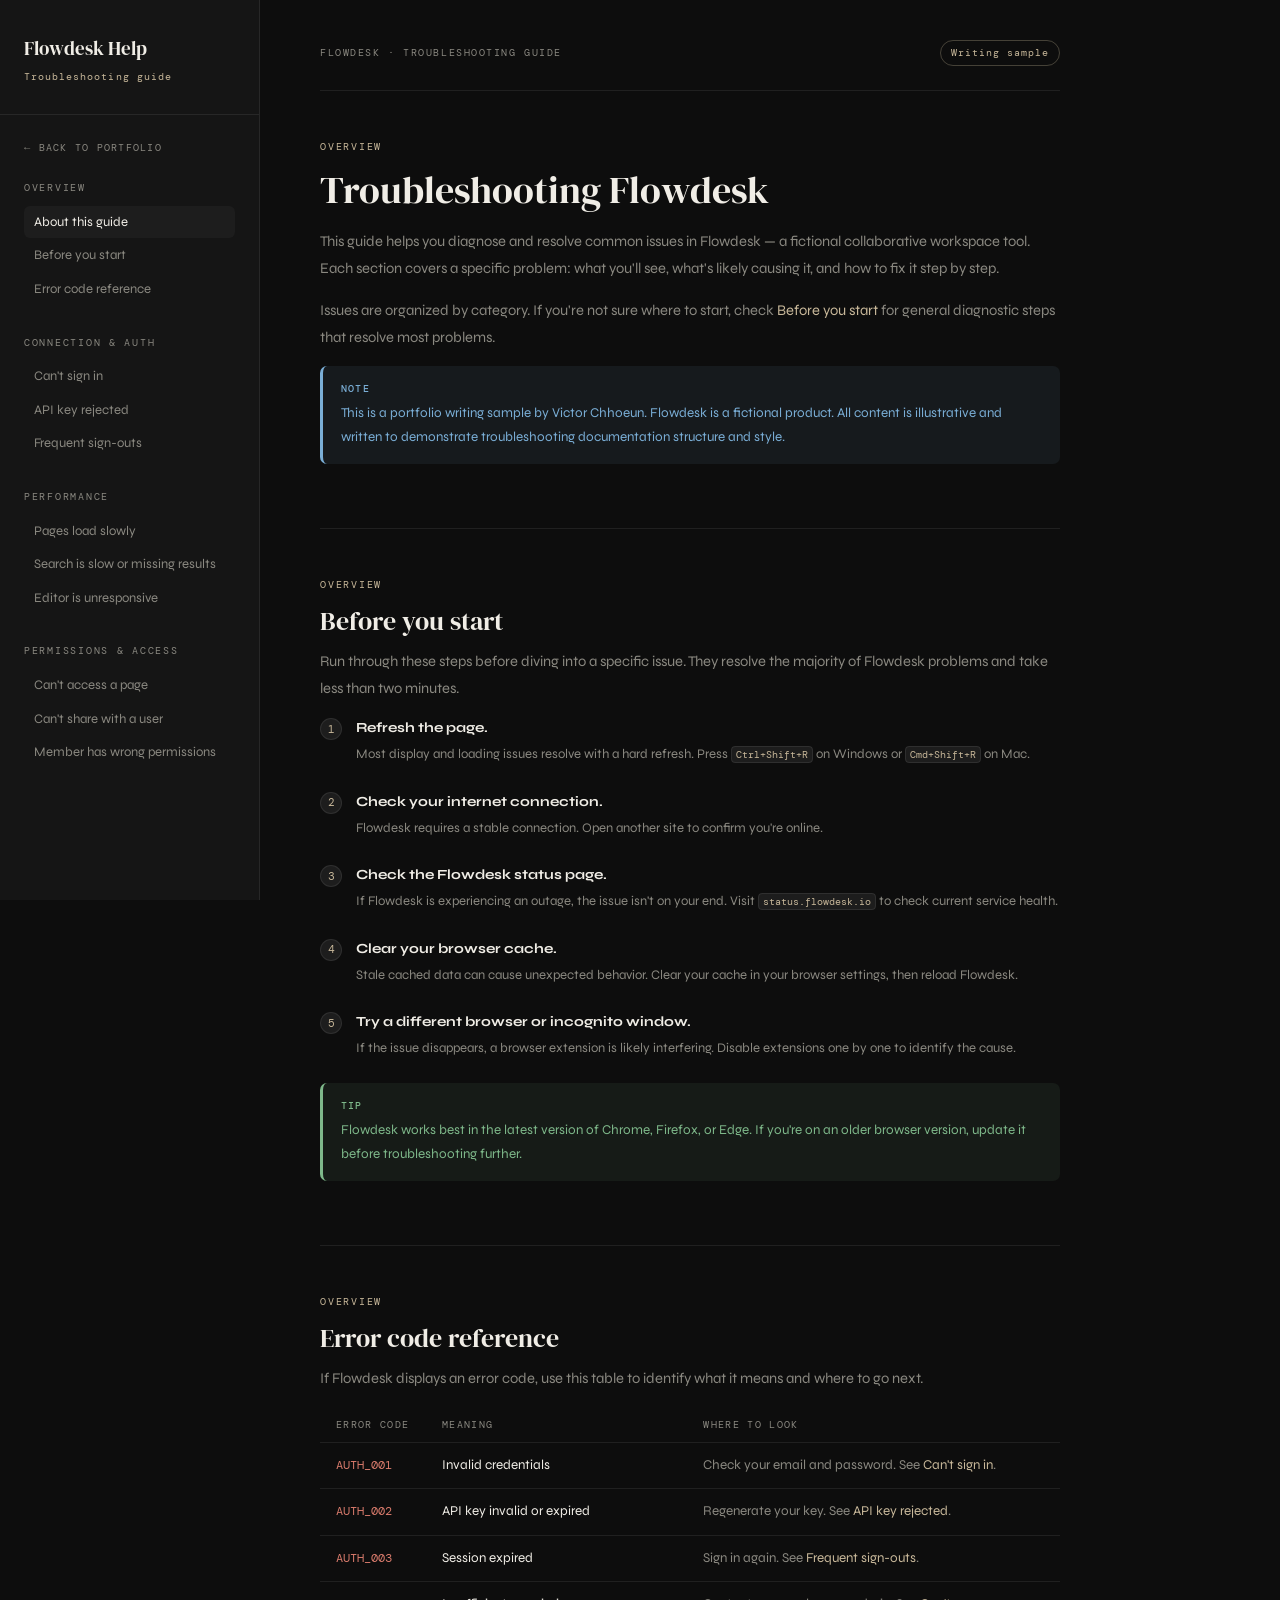
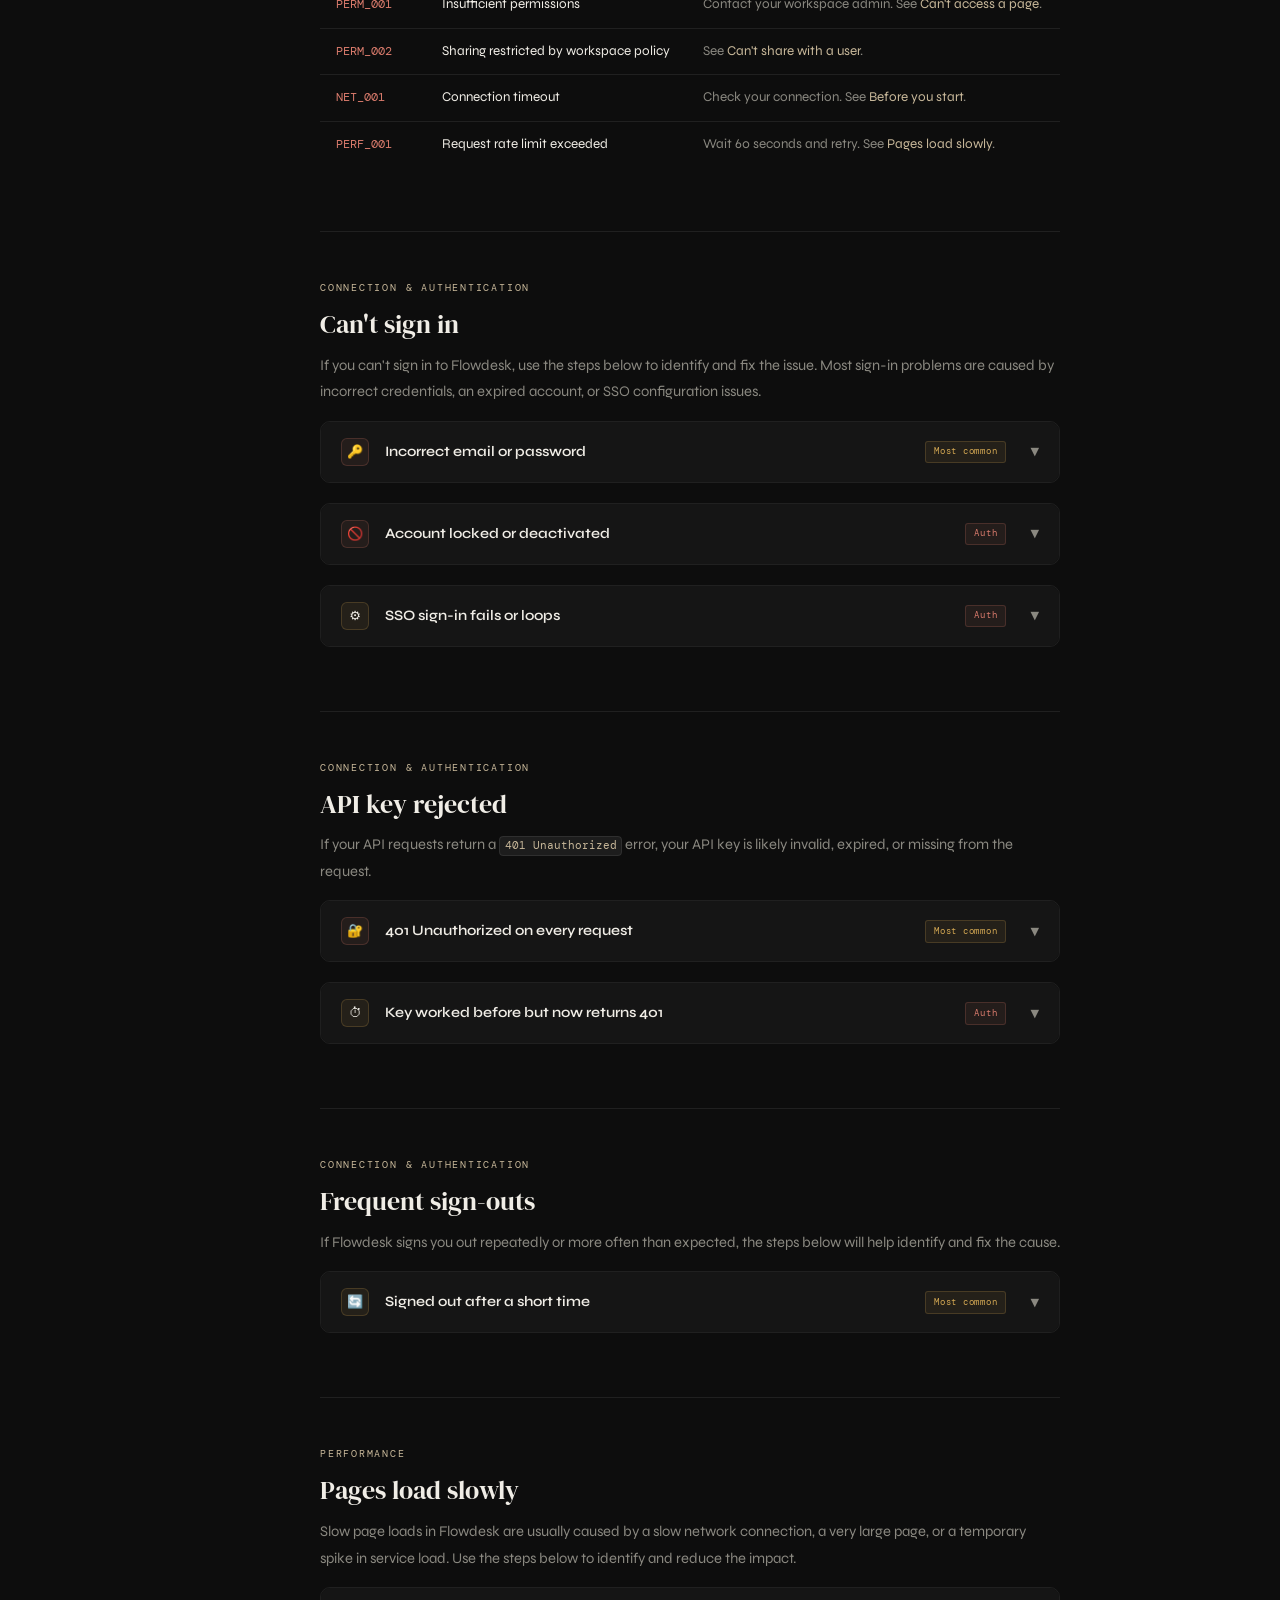
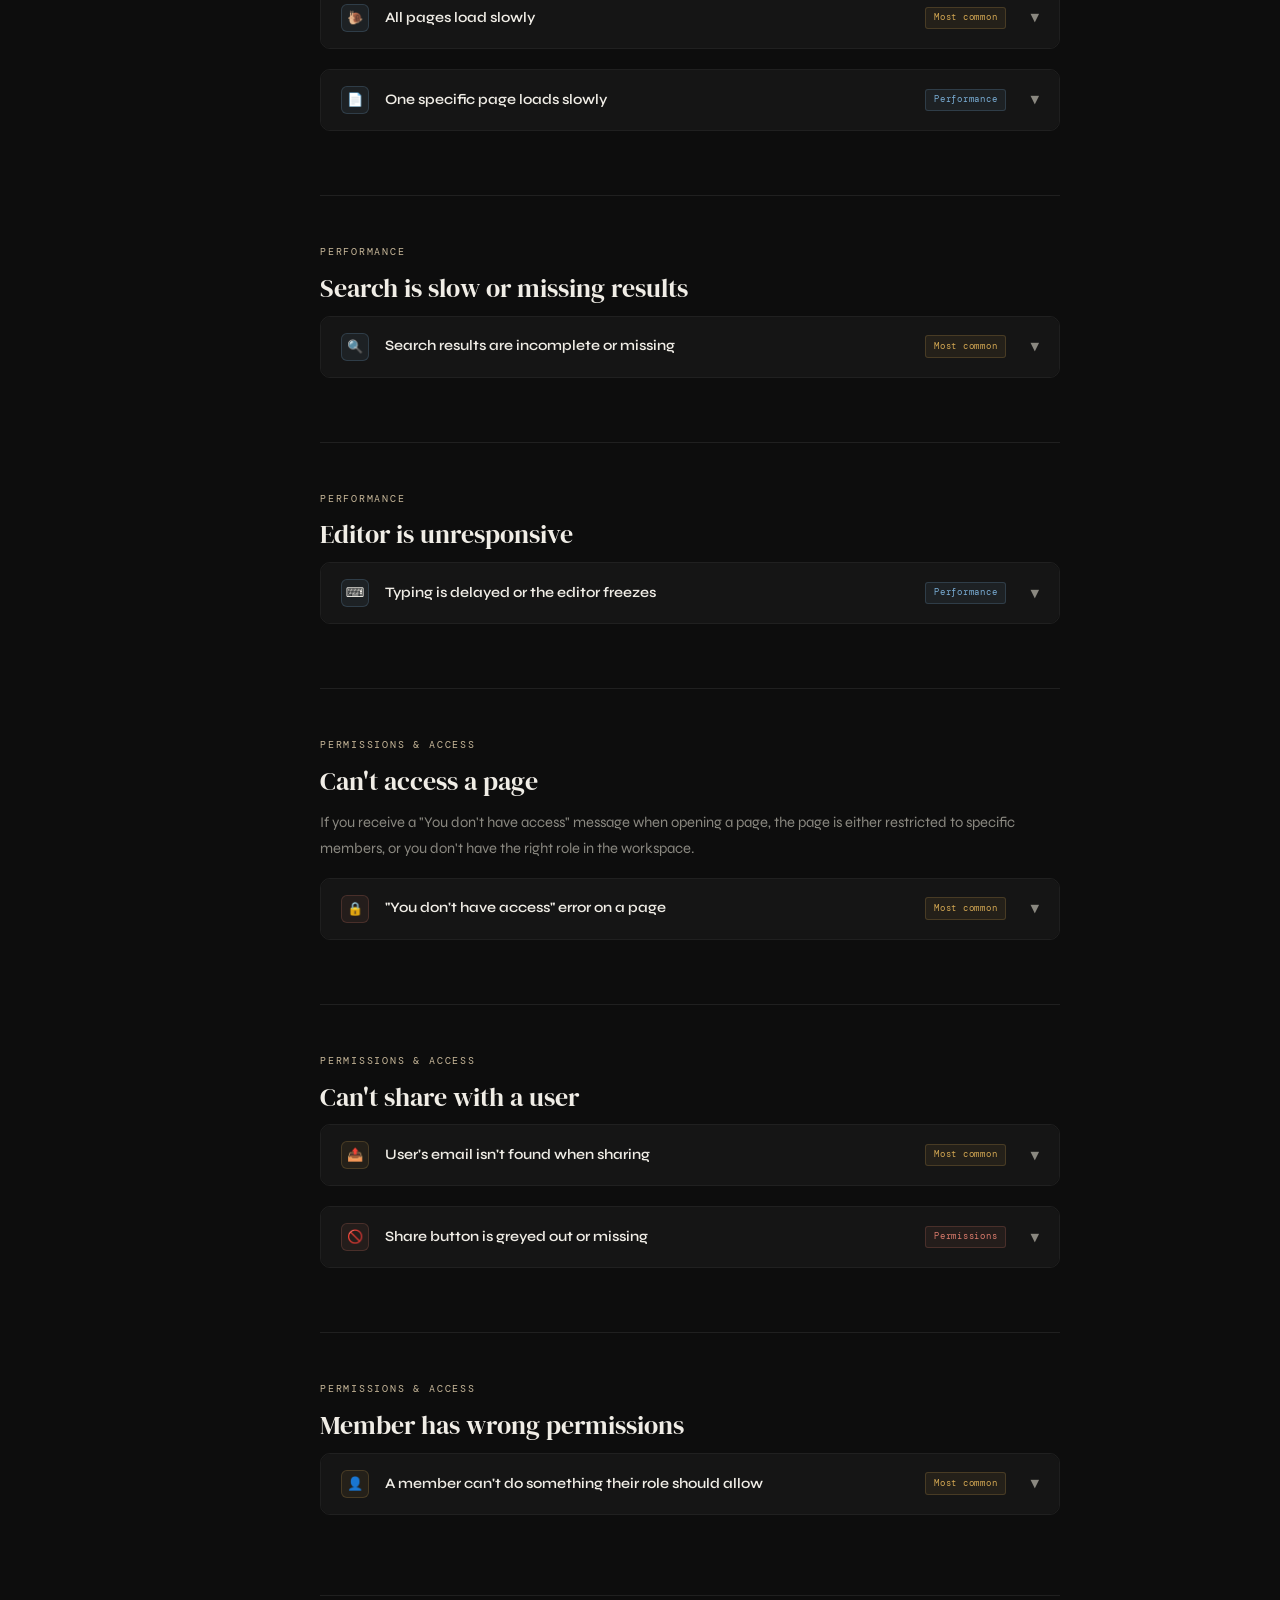
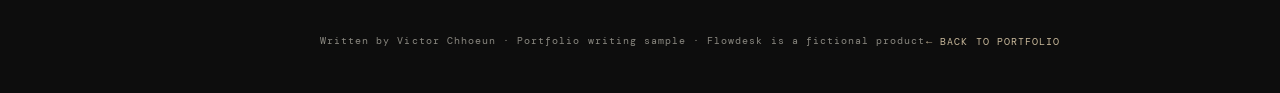
<file: troubleshooting.html>
<!DOCTYPE html>
<html lang="en">
<head>
  <meta charset="UTF-8" />
  <meta name="viewport" content="width=device-width, initial-scale=1.0" />
  <title>Flowdesk Troubleshooting Guide · Victor Chhoeun</title>
  <link rel="preconnect" href="https://fonts.googleapis.com" />
  <link href="https://fonts.googleapis.com/css2?family=DM+Serif+Display:ital@0;1&family=DM+Mono:wght@400;500&family=Syne:wght@400;500;600&display=swap" rel="stylesheet" />
  <style>
    *, *::before, *::after { box-sizing: border-box; margin: 0; padding: 0; }
    :root {
      --bg:#0d0d0d;--bg2:#151515;--bg3:#1d1d1d;--bg4:#242424;
      --line:rgba(255,255,255,0.08);--line2:rgba(255,255,255,0.13);
      --text:#f0ede6;--muted:#8a8880;--accent:#c8b89a;--accent2:#e8dfd0;
      --green:#7eb88a;--green-bg:rgba(126,184,138,0.08);
      --red:#d97b6c;--red-bg:rgba(217,123,108,0.08);
      --blue:#7aaed6;--blue-bg:rgba(122,174,214,0.08);
      --amber:#d4a853;--amber-bg:rgba(212,168,83,0.08);
      --font-serif:'DM Serif Display',Georgia,serif;
      --font-sans:'Syne',system-ui,sans-serif;
      --font-mono:'DM Mono',monospace;
      --sidebar-w:260px;--max-w:860px;--pad:2.5rem;
    }
    html { scroll-behavior: smooth; }
    body { background:var(--bg);color:var(--text);font-family:var(--font-sans);font-size:15px;line-height:1.7;-webkit-font-smoothing:antialiased;display:flex;min-height:100vh; }
    a { color:inherit;text-decoration:none; }
    ::-webkit-scrollbar{width:4px;}::-webkit-scrollbar-track{background:var(--bg);}::-webkit-scrollbar-thumb{background:var(--bg3);border-radius:2px;}

    /* ── SIDEBAR ── */
    .sidebar{width:var(--sidebar-w);min-height:100vh;background:var(--bg2);border-right:1px solid var(--line);padding:2rem 0;position:fixed;top:0;left:0;display:flex;flex-direction:column;overflow-y:auto;}
    .sidebar-logo{padding:0 1.5rem 1.75rem;border-bottom:1px solid var(--line);margin-bottom:1.5rem;}
    .sidebar-logo .product{font-family:var(--font-serif);font-size:1.2rem;color:var(--text);display:block;}
    .sidebar-logo .version{font-family:var(--font-mono);font-size:0.65rem;color:var(--accent);letter-spacing:0.1em;margin-top:0.2rem;display:block;}
    .sidebar-back{display:inline-flex;align-items:center;gap:0.4rem;font-family:var(--font-mono);font-size:0.65rem;letter-spacing:0.12em;color:var(--muted);padding:0 1.5rem;margin-bottom:1.5rem;text-transform:uppercase;transition:color 0.2s;}
    .sidebar-back:hover{color:var(--accent);}
    .sidebar-section{padding:0 1.5rem;margin-bottom:1.75rem;}
    .sidebar-section-label{font-family:var(--font-mono);font-size:0.6rem;letter-spacing:0.18em;text-transform:uppercase;color:var(--muted);margin-bottom:0.6rem;display:block;}
    .sidebar-link{display:flex;align-items:center;gap:0.5rem;padding:0.3rem 0.6rem;border-radius:6px;font-size:0.82rem;color:var(--muted);transition:color 0.15s,background 0.15s;margin-bottom:0.1rem;cursor:pointer;}
    .sidebar-link:hover{color:var(--text);background:var(--bg3);}
    .sidebar-link.active{color:var(--text);background:var(--bg3);}

    /* ── MAIN ── */
    .main{margin-left:var(--sidebar-w);flex:1;max-width:var(--max-w);padding:var(--pad) calc(var(--pad) * 1.5);}
    .topbar{display:flex;align-items:center;justify-content:space-between;margin-bottom:3rem;padding-bottom:1.5rem;border-bottom:1px solid var(--line);}
    .topbar-title{font-family:var(--font-mono);font-size:0.65rem;letter-spacing:0.15em;text-transform:uppercase;color:var(--muted);}
    .topbar-pill{font-family:var(--font-mono);font-size:0.6rem;letter-spacing:0.1em;color:var(--accent);border:1px solid rgba(200,184,154,0.3);padding:0.25rem 0.65rem;border-radius:100px;}

    /* ── TYPOGRAPHY ── */
    .doc-section{margin-bottom:4rem;scroll-margin-top:2rem;}
    .section-eyebrow{font-family:var(--font-mono);font-size:0.62rem;letter-spacing:0.18em;text-transform:uppercase;color:var(--accent);margin-bottom:0.75rem;display:block;}
    h1{font-family:var(--font-serif);font-size:2.4rem;font-weight:400;color:var(--text);line-height:1.15;margin-bottom:1rem;}
    h2{font-family:var(--font-serif);font-size:1.6rem;font-weight:400;color:var(--text);line-height:1.2;margin-bottom:0.75rem;}
    h3{font-family:var(--font-sans);font-size:0.9rem;font-weight:600;color:var(--text);letter-spacing:0.02em;margin-bottom:0.5rem;margin-top:0.25rem;}
    p{color:var(--muted);font-size:0.92rem;line-height:1.8;margin-bottom:1rem;}
    ul,ol{color:var(--muted);font-size:0.92rem;line-height:1.8;padding-left:1.5rem;margin-bottom:1rem;}
    li{margin-bottom:0.3rem;}
    li strong{color:var(--text);}
    hr{border:none;border-top:1px solid var(--line);margin:3rem 0;}
    .ic{font-family:var(--font-mono);font-size:0.78em;background:var(--bg3);border:1px solid var(--line);padding:0.1em 0.4em;border-radius:4px;color:var(--accent);}

    /* ── ISSUE CARD ── */
    .issue-card{border:1px solid var(--line);border-radius:10px;overflow:hidden;margin-bottom:1.25rem;}
    .issue-header{display:flex;align-items:center;gap:1rem;padding:1rem 1.25rem;background:var(--bg2);cursor:pointer;user-select:none;transition:background 0.15s;}
    .issue-header:hover{background:var(--bg3);}
    .issue-icon{width:28px;height:28px;border-radius:6px;display:flex;align-items:center;justify-content:center;font-size:13px;flex-shrink:0;}
    .icon-red{background:var(--red-bg);border:1px solid rgba(217,123,108,0.2);}
    .icon-amber{background:var(--amber-bg);border:1px solid rgba(212,168,83,0.2);}
    .icon-blue{background:var(--blue-bg);border:1px solid rgba(122,174,214,0.2);}
    .issue-title{font-size:0.9rem;font-weight:600;color:var(--text);flex:1;}
    .issue-badge{font-family:var(--font-mono);font-size:0.58rem;letter-spacing:0.08em;padding:0.15rem 0.5rem;border-radius:3px;flex-shrink:0;}
    .badge-common{background:var(--amber-bg);color:var(--amber);border:1px solid rgba(212,168,83,0.2);}
    .badge-auth{background:var(--red-bg);color:var(--red);border:1px solid rgba(217,123,108,0.2);}
    .badge-perf{background:var(--blue-bg);color:var(--blue);border:1px solid rgba(122,174,214,0.2);}
    .issue-toggle{font-size:0.7rem;color:var(--muted);margin-left:0.5rem;}
    .issue-body{display:none;padding:1.25rem;border-top:1px solid var(--line);flex-direction:column;gap:1.25rem;}
    .issue-body.open{display:flex;}

    /* ── SYMPTOM / CAUSE / FIX ── */
    .scf-grid{display:grid;grid-template-columns:1fr 1fr 1fr;gap:1px;background:var(--line);border:1px solid var(--line);border-radius:8px;overflow:hidden;margin-bottom:0.25rem;}
    .scf-col{background:var(--bg2);padding:1rem 1.1rem;}
    .scf-label{font-family:var(--font-mono);font-size:0.58rem;letter-spacing:0.16em;text-transform:uppercase;margin-bottom:0.5rem;display:block;}
    .label-symptom{color:var(--muted);}
    .label-cause{color:var(--amber);}
    .label-fix{color:var(--green);}
    .scf-text{font-size:0.84rem;color:var(--muted);line-height:1.65;}

    /* ── STEPS ── */
    .steps-label{font-family:var(--font-mono);font-size:0.6rem;letter-spacing:0.16em;text-transform:uppercase;color:var(--muted);margin-bottom:0.75rem;display:block;}
    .step-row{display:flex;gap:0.85rem;margin-bottom:0.85rem;align-items:flex-start;}
    .step-row:last-child{margin-bottom:0;}
    .step-num{font-family:var(--font-mono);font-size:0.7rem;color:var(--accent);background:var(--bg3);border:1px solid var(--line);width:22px;height:22px;border-radius:50%;display:flex;align-items:center;justify-content:center;flex-shrink:0;margin-top:1px;}
    .step-content{font-size:0.87rem;color:var(--text);line-height:1.65;flex:1;}
    .step-content p{color:var(--muted);font-size:0.82rem;margin:0.25rem 0 0;line-height:1.6;}

    /* ── CODE BLOCK ── */
    .code-block{background:var(--bg3);border:1px solid var(--line);border-radius:8px;overflow:hidden;margin:0.5rem 0;}
    .code-block-header{display:flex;align-items:center;justify-content:space-between;padding:0.55rem 1rem;border-bottom:1px solid var(--line);background:var(--bg4);}
    .code-lang{font-family:var(--font-mono);font-size:0.6rem;letter-spacing:0.12em;text-transform:uppercase;color:var(--muted);}
    .copy-btn{font-family:var(--font-mono);font-size:0.6rem;color:var(--muted);background:none;border:1px solid var(--line);padding:0.2rem 0.6rem;border-radius:4px;cursor:pointer;transition:color 0.15s,border-color 0.15s;}
    .copy-btn:hover{color:var(--accent);border-color:rgba(200,184,154,0.35);}
    .code-content{padding:1rem 1.25rem;font-family:var(--font-mono);font-size:0.78rem;line-height:1.8;color:var(--text);overflow-x:auto;white-space:pre;}
    .code-content .kw{color:var(--accent);}
    .code-content .str{color:var(--green);}
    .code-content .cm{color:var(--muted);}

    /* ── CALLOUTS ── */
    .callout{display:flex;gap:0.85rem;padding:0.9rem 1.1rem;border-radius:7px;font-size:0.84rem;line-height:1.7;border-left:3px solid;}
    .callout-note{background:var(--blue-bg);border-color:var(--blue);color:var(--blue);}
    .callout-warning{background:var(--amber-bg);border-color:var(--amber);color:var(--amber);}
    .callout-tip{background:var(--green-bg);border-color:var(--green);color:var(--green);}
    .callout-type{font-family:var(--font-mono);font-size:0.6rem;font-weight:500;letter-spacing:0.14em;text-transform:uppercase;display:block;margin-bottom:0.25rem;}
    .callout p{color:inherit;margin:0;font-size:0.84rem;}

    /* ── QUICK REF TABLE ── */
    .ref-table{width:100%;border-collapse:collapse;font-size:0.84rem;margin:0.75rem 0;}
    .ref-table th{font-family:var(--font-mono);font-size:0.6rem;letter-spacing:0.14em;text-transform:uppercase;color:var(--muted);text-align:left;padding:0.55rem 1rem;border-bottom:1px solid var(--line);font-weight:400;}
    .ref-table td{padding:0.75rem 1rem;border-bottom:1px solid var(--line);vertical-align:top;color:var(--muted);line-height:1.6;font-size:0.84rem;}
    .ref-table tr:last-child td{border-bottom:none;}
    .ref-table tr:hover td{background:rgba(255,255,255,0.02);}
    .error-code{font-family:var(--font-mono);font-size:0.78rem;color:var(--red);}
    .error-meaning{color:var(--text);}

    /* ── FOOTER ── */
    .doc-footer{margin-top:5rem;padding-top:2rem;border-top:1px solid var(--line);display:flex;justify-content:space-between;align-items:center;}
    .doc-footer-left{font-family:var(--font-mono);font-size:0.65rem;letter-spacing:0.1em;color:var(--muted);}
    .doc-footer-right a{font-family:var(--font-mono);font-size:0.65rem;letter-spacing:0.1em;color:var(--accent);text-transform:uppercase;transition:color 0.2s;}
    .doc-footer-right a:hover{color:var(--accent2);}

    @media(max-width:768px){.sidebar{display:none;}.main{margin-left:0;padding:1.5rem;}.scf-grid{grid-template-columns:1fr;}}
  </style>
</head>
<body>

<!-- SIDEBAR -->
<aside class="sidebar">
  <div class="sidebar-logo">
    <span class="product">Flowdesk Help</span>
    <span class="version">Troubleshooting guide</span>
  </div>
  <a href="index.html" class="sidebar-back">← Back to portfolio</a>

  <div class="sidebar-section">
    <span class="sidebar-section-label">Overview</span>
    <a class="sidebar-link active" id="nav-overview" onclick="goTo('overview')">About this guide</a>
    <a class="sidebar-link" id="nav-before" onclick="goTo('before')">Before you start</a>
    <a class="sidebar-link" id="nav-error-ref" onclick="goTo('error-ref')">Error code reference</a>
  </div>

  <div class="sidebar-section">
    <span class="sidebar-section-label">Connection & Auth</span>
    <a class="sidebar-link" id="nav-cant-sign-in" onclick="goTo('cant-sign-in')">Can't sign in</a>
    <a class="sidebar-link" id="nav-api-key" onclick="goTo('api-key')">API key rejected</a>
    <a class="sidebar-link" id="nav-session" onclick="goTo('session')">Frequent sign-outs</a>
  </div>

  <div class="sidebar-section">
    <span class="sidebar-section-label">Performance</span>
    <a class="sidebar-link" id="nav-slow-load" onclick="goTo('slow-load')">Pages load slowly</a>
    <a class="sidebar-link" id="nav-search-slow" onclick="goTo('search-slow')">Search is slow or missing results</a>
    <a class="sidebar-link" id="nav-editor-lag" onclick="goTo('editor-lag')">Editor is unresponsive</a>
  </div>

  <div class="sidebar-section">
    <span class="sidebar-section-label">Permissions & Access</span>
    <a class="sidebar-link" id="nav-cant-access" onclick="goTo('cant-access')">Can't access a page</a>
    <a class="sidebar-link" id="nav-cant-share" onclick="goTo('cant-share')">Can't share with a user</a>
    <a class="sidebar-link" id="nav-wrong-role" onclick="goTo('wrong-role')">Member has wrong permissions</a>
  </div>
</aside>

<!-- MAIN -->
<main class="main">
  <div class="topbar">
    <span class="topbar-title">Flowdesk · Troubleshooting guide</span>
    <span class="topbar-pill">Writing sample</span>
  </div>

  <!-- OVERVIEW -->
  <section class="doc-section" id="overview">
    <span class="section-eyebrow">Overview</span>
    <h1>Troubleshooting Flowdesk</h1>
    <p>This guide helps you diagnose and resolve common issues in Flowdesk — a fictional collaborative workspace tool. Each section covers a specific problem: what you'll see, what's likely causing it, and how to fix it step by step.</p>
    <p>Issues are organized by category. If you're not sure where to start, check <a onclick="goTo('before')" style="color:var(--accent);cursor:pointer;">Before you start</a> for general diagnostic steps that resolve most problems.</p>
    <div class="callout callout-note">
      <div>
        <span class="callout-type">Note</span>
        <p>This is a portfolio writing sample by Victor Chhoeun. Flowdesk is a fictional product. All content is illustrative and written to demonstrate troubleshooting documentation structure and style.</p>
      </div>
    </div>
  </section>

  <hr />

  <!-- BEFORE YOU START -->
  <section class="doc-section" id="before">
    <span class="section-eyebrow">Overview</span>
    <h2>Before you start</h2>
    <p>Run through these steps before diving into a specific issue. They resolve the majority of Flowdesk problems and take less than two minutes.</p>

    <div style="display:flex;flex-direction:column;gap:0.75rem;margin-bottom:1.5rem;">
      <div class="step-row">
        <div class="step-num">1</div>
        <div class="step-content">
          <strong>Refresh the page.</strong>
          <p>Most display and loading issues resolve with a hard refresh. Press <span class="ic">Ctrl+Shift+R</span> on Windows or <span class="ic">Cmd+Shift+R</span> on Mac.</p>
        </div>
      </div>
      <div class="step-row">
        <div class="step-num">2</div>
        <div class="step-content">
          <strong>Check your internet connection.</strong>
          <p>Flowdesk requires a stable connection. Open another site to confirm you're online.</p>
        </div>
      </div>
      <div class="step-row">
        <div class="step-num">3</div>
        <div class="step-content">
          <strong>Check the Flowdesk status page.</strong>
          <p>If Flowdesk is experiencing an outage, the issue isn't on your end. Visit <span class="ic">status.flowdesk.io</span> to check current service health.</p>
        </div>
      </div>
      <div class="step-row">
        <div class="step-num">4</div>
        <div class="step-content">
          <strong>Clear your browser cache.</strong>
          <p>Stale cached data can cause unexpected behavior. Clear your cache in your browser settings, then reload Flowdesk.</p>
        </div>
      </div>
      <div class="step-row">
        <div class="step-num">5</div>
        <div class="step-content">
          <strong>Try a different browser or incognito window.</strong>
          <p>If the issue disappears, a browser extension is likely interfering. Disable extensions one by one to identify the cause.</p>
        </div>
      </div>
    </div>

    <div class="callout callout-tip">
      <div>
        <span class="callout-type">Tip</span>
        <p>Flowdesk works best in the latest version of Chrome, Firefox, or Edge. If you're on an older browser version, update it before troubleshooting further.</p>
      </div>
    </div>
  </section>

  <hr />

  <!-- ERROR CODE REFERENCE -->
  <section class="doc-section" id="error-ref">
    <span class="section-eyebrow">Overview</span>
    <h2>Error code reference</h2>
    <p>If Flowdesk displays an error code, use this table to identify what it means and where to go next.</p>
    <table class="ref-table">
      <thead><tr><th>Error code</th><th>Meaning</th><th>Where to look</th></tr></thead>
      <tbody>
        <tr>
          <td><span class="error-code">AUTH_001</span></td>
          <td><span class="error-meaning">Invalid credentials</span></td>
          <td>Check your email and password. See <a onclick="goTo('cant-sign-in')" style="color:var(--accent);cursor:pointer;">Can't sign in</a>.</td>
        </tr>
        <tr>
          <td><span class="error-code">AUTH_002</span></td>
          <td><span class="error-meaning">API key invalid or expired</span></td>
          <td>Regenerate your key. See <a onclick="goTo('api-key')" style="color:var(--accent);cursor:pointer;">API key rejected</a>.</td>
        </tr>
        <tr>
          <td><span class="error-code">AUTH_003</span></td>
          <td><span class="error-meaning">Session expired</span></td>
          <td>Sign in again. See <a onclick="goTo('session')" style="color:var(--accent);cursor:pointer;">Frequent sign-outs</a>.</td>
        </tr>
        <tr>
          <td><span class="error-code">PERM_001</span></td>
          <td><span class="error-meaning">Insufficient permissions</span></td>
          <td>Contact your workspace admin. See <a onclick="goTo('cant-access')" style="color:var(--accent);cursor:pointer;">Can't access a page</a>.</td>
        </tr>
        <tr>
          <td><span class="error-code">PERM_002</span></td>
          <td><span class="error-meaning">Sharing restricted by workspace policy</span></td>
          <td>See <a onclick="goTo('cant-share')" style="color:var(--accent);cursor:pointer;">Can't share with a user</a>.</td>
        </tr>
        <tr>
          <td><span class="error-code">NET_001</span></td>
          <td><span class="error-meaning">Connection timeout</span></td>
          <td>Check your connection. See <a onclick="goTo('before')" style="color:var(--accent);cursor:pointer;">Before you start</a>.</td>
        </tr>
        <tr>
          <td><span class="error-code">PERF_001</span></td>
          <td><span class="error-meaning">Request rate limit exceeded</span></td>
          <td>Wait 60 seconds and retry. See <a onclick="goTo('slow-load')" style="color:var(--accent);cursor:pointer;">Pages load slowly</a>.</td>
        </tr>
      </tbody>
    </table>
  </section>

  <hr />

  <!-- CONNECTION & AUTH -->
  <section class="doc-section" id="cant-sign-in">
    <span class="section-eyebrow">Connection & Authentication</span>
    <h2>Can't sign in</h2>
    <p>If you can't sign in to Flowdesk, use the steps below to identify and fix the issue. Most sign-in problems are caused by incorrect credentials, an expired account, or SSO configuration issues.</p>

    <div class="issue-card">
      <div class="issue-header" onclick="toggleIssue(this)">
        <div class="issue-icon icon-red">🔑</div>
        <span class="issue-title">Incorrect email or password</span>
        <span class="issue-badge badge-common">Most common</span>
        <span class="issue-toggle">▼</span>
      </div>
      <div class="issue-body">
        <div class="scf-grid">
          <div class="scf-col"><span class="scf-label label-symptom">Symptom</span><p class="scf-text">"Incorrect email or password" message appears after entering credentials.</p></div>
          <div class="scf-col"><span class="scf-label label-cause">Likely cause</span><p class="scf-text">Password entered incorrectly, or the account uses SSO and doesn't have a Flowdesk password.</p></div>
          <div class="scf-col"><span class="scf-label label-fix">Resolution</span><p class="scf-text">Reset your password or sign in via your SSO provider.</p></div>
        </div>
        <div>
          <span class="steps-label">Steps to resolve</span>
          <div class="step-row"><div class="step-num">1</div><div class="step-content"><strong>Check that Caps Lock is off</strong> and re-enter your password carefully.</div></div>
          <div class="step-row"><div class="step-num">2</div><div class="step-content"><strong>Select Forgot password</strong> on the sign-in page. Enter your email address and follow the reset instructions sent to your inbox.</div></div>
          <div class="step-row"><div class="step-num">3</div><div class="step-content"><strong>Check your spam folder</strong> if the reset email doesn't arrive within 5 minutes.</div></div>
          <div class="step-row"><div class="step-num">4</div><div class="step-content"><strong>If your workspace uses SSO</strong> (Google, Okta, or Microsoft), select your SSO provider on the sign-in page instead of entering a password.</div></div>
        </div>
      </div>
    </div>

    <div class="issue-card">
      <div class="issue-header" onclick="toggleIssue(this)">
        <div class="issue-icon icon-red">🚫</div>
        <span class="issue-title">Account locked or deactivated</span>
        <span class="issue-badge badge-auth">Auth</span>
        <span class="issue-toggle">▼</span>
      </div>
      <div class="issue-body">
        <div class="scf-grid">
          <div class="scf-col"><span class="scf-label label-symptom">Symptom</span><p class="scf-text">"Account locked" or "Your account has been deactivated" message on sign-in.</p></div>
          <div class="scf-col"><span class="scf-label label-cause">Likely cause</span><p class="scf-text">Five or more failed sign-in attempts trigger a temporary lock. Admins can also manually deactivate accounts.</p></div>
          <div class="scf-col"><span class="scf-label label-fix">Resolution</span><p class="scf-text">Wait 30 minutes for a locked account to unlock, or contact your workspace admin to reactivate your account.</p></div>
        </div>
        <div>
          <span class="steps-label">Steps to resolve</span>
          <div class="step-row"><div class="step-num">1</div><div class="step-content"><strong>If locked:</strong> wait 30 minutes, then try signing in again.</div></div>
          <div class="step-row"><div class="step-num">2</div><div class="step-content"><strong>If deactivated:</strong> contact your workspace admin and ask them to reactivate your account in <strong>Settings → Members</strong>.</div></div>
          <div class="step-row"><div class="step-num">3</div><div class="step-content"><strong>If you are the admin</strong> and are locked out, contact Flowdesk Support with proof of ownership to regain access.</div></div>
        </div>
      </div>
    </div>

    <div class="issue-card">
      <div class="issue-header" onclick="toggleIssue(this)">
        <div class="issue-icon icon-amber">⚙️</div>
        <span class="issue-title">SSO sign-in fails or loops</span>
        <span class="issue-badge badge-auth">Auth</span>
        <span class="issue-toggle">▼</span>
      </div>
      <div class="issue-body">
        <div class="scf-grid">
          <div class="scf-col"><span class="scf-label label-symptom">Symptom</span><p class="scf-text">Redirected to SSO provider but returned to sign-in page without signing in, or an error appears from the SSO provider.</p></div>
          <div class="scf-col"><span class="scf-label label-cause">Likely cause</span><p class="scf-text">Misconfigured SSO settings, email domain mismatch, or the SSO provider isn't returning the expected attributes.</p></div>
          <div class="scf-col"><span class="scf-label label-fix">Resolution</span><p class="scf-text">Verify SSO configuration in workspace settings or contact your IT administrator.</p></div>
        </div>
        <div>
          <span class="steps-label">Steps to resolve</span>
          <div class="step-row"><div class="step-num">1</div><div class="step-content"><strong>Confirm your email domain</strong> matches the domain configured for SSO in your workspace. Domains are set in <strong>Settings → Security → SSO</strong>.</div></div>
          <div class="step-row"><div class="step-num">2</div><div class="step-content"><strong>Clear cookies and cached data</strong> for both Flowdesk and your SSO provider's domain, then try again.</div></div>
          <div class="step-row"><div class="step-num">3</div><div class="step-content"><strong>Check the SSO error message</strong> from your provider — it usually contains a specific error code your IT admin can investigate.</div></div>
          <div class="step-row"><div class="step-num">4</div><div class="step-content"><strong>Ask a workspace admin</strong> to verify that the SSO callback URL in your provider matches exactly: <span class="ic">https://app.flowdesk.io/auth/sso/callback</span></div></div>
        </div>
        <div class="callout callout-note">
          <div><span class="callout-type">Note</span><p>SSO issues require admin access to resolve. If you're not a workspace admin, share this article with your IT team.</p></div>
        </div>
      </div>
    </div>
  </section>

  <hr />

  <!-- API KEY -->
  <section class="doc-section" id="api-key">
    <span class="section-eyebrow">Connection & Authentication</span>
    <h2>API key rejected</h2>
    <p>If your API requests return a <span class="ic">401 Unauthorized</span> error, your API key is likely invalid, expired, or missing from the request.</p>

    <div class="issue-card">
      <div class="issue-header" onclick="toggleIssue(this)">
        <div class="issue-icon icon-red">🔐</div>
        <span class="issue-title">401 Unauthorized on every request</span>
        <span class="issue-badge badge-common">Most common</span>
        <span class="issue-toggle">▼</span>
      </div>
      <div class="issue-body">
        <div class="scf-grid">
          <div class="scf-col"><span class="scf-label label-symptom">Symptom</span><p class="scf-text">Every API request returns <span class="ic">401</span> with <span class="ic">"unauthorized"</span> or <span class="ic">"invalid_key"</span> in the error body.</p></div>
          <div class="scf-col"><span class="scf-label label-cause">Likely cause</span><p class="scf-text">The API key is missing from the header, formatted incorrectly, or has been revoked.</p></div>
          <div class="scf-col"><span class="scf-label label-fix">Resolution</span><p class="scf-text">Verify the key is present and correctly formatted in the Authorization header.</p></div>
        </div>
        <div>
          <span class="steps-label">Steps to resolve</span>
          <div class="step-row"><div class="step-num">1</div><div class="step-content"><strong>Check that your request includes the Authorization header</strong> with the correct format:</div></div>
          <div class="code-block">
            <div class="code-block-header"><span class="code-lang">Header format</span><button class="copy-btn" onclick="copyCode(this)">Copy</button></div>
            <div class="code-content"><span class="kw">Authorization</span>: Bearer YOUR_API_KEY</div>
          </div>
          <div class="step-row" style="margin-top:0.85rem;"><div class="step-num">2</div><div class="step-content"><strong>Confirm you're using the correct key type.</strong> Test keys (<span class="ic">fd_test_</span>) only work against the sandbox environment. Live keys (<span class="ic">fd_live_</span>) are required for production.</div></div>
          <div class="step-row"><div class="step-num">3</div><div class="step-content"><strong>Check that the key hasn't been revoked.</strong> Go to <strong>Settings → Developer → API keys</strong> and confirm your key shows as Active.</div></div>
          <div class="step-row"><div class="step-num">4</div><div class="step-content"><strong>If the key is revoked or missing, generate a new one</strong> in <strong>Settings → Developer → API keys → Create key</strong>. Update your application with the new key.</div></div>
        </div>
        <div class="callout callout-warning">
          <div><span class="callout-type">Warning</span><p>Never paste your API key directly into code that will be committed to a public repository. Use environment variables to store keys securely.</p></div>
        </div>
      </div>
    </div>

    <div class="issue-card">
      <div class="issue-header" onclick="toggleIssue(this)">
        <div class="issue-icon icon-amber">⏱</div>
        <span class="issue-title">Key worked before but now returns 401</span>
        <span class="issue-badge badge-auth">Auth</span>
        <span class="issue-toggle">▼</span>
      </div>
      <div class="issue-body">
        <div class="scf-grid">
          <div class="scf-col"><span class="scf-label label-symptom">Symptom</span><p class="scf-text">API key was working, then started returning <span class="ic">401</span> without any changes on your end.</p></div>
          <div class="scf-col"><span class="scf-label label-cause">Likely cause</span><p class="scf-text">Key was manually revoked by a workspace admin, or the workspace plan was downgraded and API access was removed.</p></div>
          <div class="scf-col"><span class="scf-label label-fix">Resolution</span><p class="scf-text">Check the key's status and your workspace plan in Settings.</p></div>
        </div>
        <div>
          <span class="steps-label">Steps to resolve</span>
          <div class="step-row"><div class="step-num">1</div><div class="step-content"><strong>Go to Settings → Developer → API keys</strong> and check the status of your key. If it shows Revoked, create a new key.</div></div>
          <div class="step-row"><div class="step-num">2</div><div class="step-content"><strong>Check your workspace plan.</strong> API access requires a Pro or Enterprise plan. Go to <strong>Settings → Billing</strong> to confirm your current plan.</div></div>
          <div class="step-row"><div class="step-num">3</div><div class="step-content"><strong>Check the audit log</strong> in <strong>Settings → Security → Audit log</strong> to see if an admin recently revoked the key.</div></div>
        </div>
      </div>
    </div>
  </section>

  <hr />

  <!-- FREQUENT SIGN OUTS -->
  <section class="doc-section" id="session">
    <span class="section-eyebrow">Connection & Authentication</span>
    <h2>Frequent sign-outs</h2>
    <p>If Flowdesk signs you out repeatedly or more often than expected, the steps below will help identify and fix the cause.</p>

    <div class="issue-card">
      <div class="issue-header" onclick="toggleIssue(this)">
        <div class="issue-icon icon-amber">🔄</div>
        <span class="issue-title">Signed out after a short time</span>
        <span class="issue-badge badge-common">Most common</span>
        <span class="issue-toggle">▼</span>
      </div>
      <div class="issue-body">
        <div class="scf-grid">
          <div class="scf-col"><span class="scf-label label-symptom">Symptom</span><p class="scf-text">Returned to the sign-in screen after leaving Flowdesk idle, even for a short time.</p></div>
          <div class="scf-col"><span class="scf-label label-cause">Likely cause</span><p class="scf-text">Your workspace has a short session timeout configured, or your browser is set to clear cookies on close.</p></div>
          <div class="scf-col"><span class="scf-label label-fix">Resolution</span><p class="scf-text">Check workspace session settings, or adjust your browser's cookie behavior.</p></div>
        </div>
        <div>
          <span class="steps-label">Steps to resolve</span>
          <div class="step-row"><div class="step-num">1</div><div class="step-content"><strong>Check your browser's cookie settings.</strong> If your browser clears cookies on close, your Flowdesk session will end every time you close the browser window.</div></div>
          <div class="step-row"><div class="step-num">2</div><div class="step-content"><strong>If you're a workspace admin,</strong> go to <strong>Settings → Security → Session timeout</strong> and increase the session duration.</div></div>
          <div class="step-row"><div class="step-num">3</div><div class="step-content"><strong>Enable Stay signed in</strong> on the Flowdesk sign-in page. This extends your session to 30 days on trusted devices.</div></div>
          <div class="step-row"><div class="step-num">4</div><div class="step-content"><strong>Avoid using incognito or private browsing.</strong> Session cookies don't persist between private windows, so you'll be signed out every time you close the window.</div></div>
        </div>
      </div>
    </div>
  </section>

  <hr />

  <!-- SLOW PAGES -->
  <section class="doc-section" id="slow-load">
    <span class="section-eyebrow">Performance</span>
    <h2>Pages load slowly</h2>
    <p>Slow page loads in Flowdesk are usually caused by a slow network connection, a very large page, or a temporary spike in service load. Use the steps below to identify and reduce the impact.</p>

    <div class="issue-card">
      <div class="issue-header" onclick="toggleIssue(this)">
        <div class="issue-icon icon-blue">🐌</div>
        <span class="issue-title">All pages load slowly</span>
        <span class="issue-badge badge-common">Most common</span>
        <span class="issue-toggle">▼</span>
      </div>
      <div class="issue-body">
        <div class="scf-grid">
          <div class="scf-col"><span class="scf-label label-symptom">Symptom</span><p class="scf-text">Every page in Flowdesk takes several seconds to load or displays a spinning indicator for a long time.</p></div>
          <div class="scf-col"><span class="scf-label label-cause">Likely cause</span><p class="scf-text">Slow or unstable internet connection, or Flowdesk is experiencing elevated response times.</p></div>
          <div class="scf-col"><span class="scf-label label-fix">Resolution</span><p class="scf-text">Test your connection speed and check the Flowdesk status page.</p></div>
        </div>
        <div>
          <span class="steps-label">Steps to resolve</span>
          <div class="step-row"><div class="step-num">1</div><div class="step-content"><strong>Test your connection speed</strong> using a speed test tool. Flowdesk requires a minimum of 5 Mbps for a smooth experience.</div></div>
          <div class="step-row"><div class="step-num">2</div><div class="step-content"><strong>Check status.flowdesk.io</strong> to see if Flowdesk is experiencing elevated response times or an ongoing incident.</div></div>
          <div class="step-row"><div class="step-num">3</div><div class="step-content"><strong>Switch to a wired connection</strong> if possible. Wi-Fi interference can cause inconsistent speeds that affect real-time apps like Flowdesk.</div></div>
          <div class="step-row"><div class="step-num">4</div><div class="step-content"><strong>Close unused browser tabs and extensions.</strong> Heavy browser usage reduces the memory available to Flowdesk.</div></div>
        </div>
      </div>
    </div>

    <div class="issue-card">
      <div class="issue-header" onclick="toggleIssue(this)">
        <div class="issue-icon icon-blue">📄</div>
        <span class="issue-title">One specific page loads slowly</span>
        <span class="issue-badge badge-perf">Performance</span>
        <span class="issue-toggle">▼</span>
      </div>
      <div class="issue-body">
        <div class="scf-grid">
          <div class="scf-col"><span class="scf-label label-symptom">Symptom</span><p class="scf-text">One page is noticeably slower than others. Other pages in the same workspace load at normal speed.</p></div>
          <div class="scf-col"><span class="scf-label label-cause">Likely cause</span><p class="scf-text">The page contains a large amount of content, many embedded files, or a deeply nested sub-page structure.</p></div>
          <div class="scf-col"><span class="scf-label label-fix">Resolution</span><p class="scf-text">Reduce the page's content size by splitting it into sub-pages or removing unused embedded files.</p></div>
        </div>
        <div>
          <span class="steps-label">Steps to resolve</span>
          <div class="step-row"><div class="step-num">1</div><div class="step-content"><strong>Check how many embedded files the page contains.</strong> Each embedded image, video, or file adds to load time. Remove files that are no longer needed.</div></div>
          <div class="step-row"><div class="step-num">2</div><div class="step-content"><strong>Split large pages into sub-pages.</strong> Pages with more than 5,000 words or 20+ embedded files benefit significantly from being broken up.</div></div>
          <div class="step-row"><div class="step-num">3</div><div class="step-content"><strong>Remove deeply nested sub-pages.</strong> Flowdesk renders sub-page previews on parent pages. More than three levels of nesting can noticeably slow rendering.</div></div>
        </div>
        <div class="callout callout-tip">
          <div><span class="callout-type">Tip</span><p>Keep frequently accessed pages lean. Move reference material or archives to a dedicated section of your workspace to keep working pages fast.</p></div>
        </div>
      </div>
    </div>
  </section>

  <hr />

  <!-- SEARCH SLOW -->
  <section class="doc-section" id="search-slow">
    <span class="section-eyebrow">Performance</span>
    <h2>Search is slow or missing results</h2>

    <div class="issue-card">
      <div class="issue-header" onclick="toggleIssue(this)">
        <div class="issue-icon icon-blue">🔍</div>
        <span class="issue-title">Search results are incomplete or missing</span>
        <span class="issue-badge badge-common">Most common</span>
        <span class="issue-toggle">▼</span>
      </div>
      <div class="issue-body">
        <div class="scf-grid">
          <div class="scf-col"><span class="scf-label label-symptom">Symptom</span><p class="scf-text">A page you know exists doesn't appear in search results, or results are significantly out of date.</p></div>
          <div class="scf-col"><span class="scf-label label-cause">Likely cause</span><p class="scf-text">The page was recently created or edited and the search index hasn't updated yet. New content can take up to 5 minutes to appear in search.</p></div>
          <div class="scf-col"><span class="scf-label label-fix">Resolution</span><p class="scf-text">Wait 5 minutes and search again. If the issue persists, check the page's permissions.</p></div>
        </div>
        <div>
          <span class="steps-label">Steps to resolve</span>
          <div class="step-row"><div class="step-num">1</div><div class="step-content"><strong>Wait 5 minutes</strong> after creating or editing a page, then search again. Search indexes update every few minutes.</div></div>
          <div class="step-row"><div class="step-num">2</div><div class="step-content"><strong>Check that you have access to the page.</strong> Search only returns pages you have permission to view. If the page is restricted, it won't appear in your results even if it exists.</div></div>
          <div class="step-row"><div class="step-num">3</div><div class="step-content"><strong>Check that the page isn't archived.</strong> Archived pages are excluded from search results by default. To include them, add <span class="ic">archived:true</span> to your search query.</div></div>
          <div class="step-row"><div class="step-num">4</div><div class="step-content"><strong>Try a broader search term.</strong> Flowdesk search matches exact words and common variations, but doesn't support fuzzy matching. Use a shorter, more general keyword.</div></div>
        </div>
      </div>
    </div>
  </section>

  <hr />

  <!-- EDITOR LAG -->
  <section class="doc-section" id="editor-lag">
    <span class="section-eyebrow">Performance</span>
    <h2>Editor is unresponsive</h2>

    <div class="issue-card">
      <div class="issue-header" onclick="toggleIssue(this)">
        <div class="issue-icon icon-blue">⌨️</div>
        <span class="issue-title">Typing is delayed or the editor freezes</span>
        <span class="issue-badge badge-perf">Performance</span>
        <span class="issue-toggle">▼</span>
      </div>
      <div class="issue-body">
        <div class="scf-grid">
          <div class="scf-col"><span class="scf-label label-symptom">Symptom</span><p class="scf-text">There is a visible delay between typing and characters appearing, or the editor freezes entirely for a few seconds.</p></div>
          <div class="scf-col"><span class="scf-label label-cause">Likely cause</span><p class="scf-text">Low device memory, a very large page, or a browser extension interfering with the editor's event handling.</p></div>
          <div class="scf-col"><span class="scf-label label-fix">Resolution</span><p class="scf-text">Close background tabs, disable extensions, or split the page into smaller sub-pages.</p></div>
        </div>
        <div>
          <span class="steps-label">Steps to resolve</span>
          <div class="step-row"><div class="step-num">1</div><div class="step-content"><strong>Close unused browser tabs.</strong> Each open tab consumes memory. Closing tabs frees up resources for Flowdesk's editor.</div></div>
          <div class="step-row"><div class="step-num">2</div><div class="step-content"><strong>Open Flowdesk in an incognito window</strong> to rule out browser extension interference. If the editor is responsive in incognito, disable extensions one by one to find the culprit.</div></div>
          <div class="step-row"><div class="step-num">3</div><div class="step-content"><strong>Reload the page</strong> with <span class="ic">Ctrl+Shift+R</span> or <span class="ic">Cmd+Shift+R</span> to clear any memory leaks from a long editing session.</div></div>
          <div class="step-row"><div class="step-num">4</div><div class="step-content"><strong>If the page is very long,</strong> consider splitting it into sub-pages. Pages over 10,000 words can cause editor performance to degrade.</div></div>
        </div>
      </div>
    </div>
  </section>

  <hr />

  <!-- CANT ACCESS PAGE -->
  <section class="doc-section" id="cant-access">
    <span class="section-eyebrow">Permissions & Access</span>
    <h2>Can't access a page</h2>
    <p>If you receive a "You don't have access" message when opening a page, the page is either restricted to specific members, or you don't have the right role in the workspace.</p>

    <div class="issue-card">
      <div class="issue-header" onclick="toggleIssue(this)">
        <div class="issue-icon icon-red">🔒</div>
        <span class="issue-title">"You don't have access" error on a page</span>
        <span class="issue-badge badge-common">Most common</span>
        <span class="issue-toggle">▼</span>
      </div>
      <div class="issue-body">
        <div class="scf-grid">
          <div class="scf-col"><span class="scf-label label-symptom">Symptom</span><p class="scf-text">Opening a shared link shows "You don't have access to this page" even though you're signed in.</p></div>
          <div class="scf-col"><span class="scf-label label-cause">Likely cause</span><p class="scf-text">The page is restricted to specific members, or the sharing link has expired or been revoked.</p></div>
          <div class="scf-col"><span class="scf-label label-fix">Resolution</span><p class="scf-text">Ask the page owner to share the page directly with you, or grant you access from the page's share settings.</p></div>
        </div>
        <div>
          <span class="steps-label">Steps to resolve</span>
          <div class="step-row"><div class="step-num">1</div><div class="step-content"><strong>Confirm you're signed in to the correct account.</strong> If you have multiple Flowdesk accounts, you may be signed in to one that doesn't have access.</div></div>
          <div class="step-row"><div class="step-num">2</div><div class="step-content"><strong>Ask the page owner</strong> to open the page, select <strong>Share</strong>, and add your email address with at least Viewer access.</div></div>
          <div class="step-row"><div class="step-num">3</div><div class="step-content"><strong>If you should have workspace-wide access,</strong> ask a workspace admin to check your member role in <strong>Settings → Members</strong> and confirm it's set to Member or higher.</div></div>
          <div class="step-row"><div class="step-num">4</div><div class="step-content"><strong>Check that the sharing link hasn't expired.</strong> Links set to expire automatically will stop working after the expiry date.</div></div>
        </div>
      </div>
    </div>
  </section>

  <hr />

  <!-- CANT SHARE -->
  <section class="doc-section" id="cant-share">
    <span class="section-eyebrow">Permissions & Access</span>
    <h2>Can't share with a user</h2>

    <div class="issue-card">
      <div class="issue-header" onclick="toggleIssue(this)">
        <div class="issue-icon icon-amber">📤</div>
        <span class="issue-title">User's email isn't found when sharing</span>
        <span class="issue-badge badge-common">Most common</span>
        <span class="issue-toggle">▼</span>
      </div>
      <div class="issue-body">
        <div class="scf-grid">
          <div class="scf-col"><span class="scf-label label-symptom">Symptom</span><p class="scf-text">Typing a user's email in the share dialog shows "No user found" or the email doesn't autocomplete.</p></div>
          <div class="scf-col"><span class="scf-label label-cause">Likely cause</span><p class="scf-text">The user isn't a member of the workspace, or the workspace restricts sharing to specific email domains.</p></div>
          <div class="scf-col"><span class="scf-label label-fix">Resolution</span><p class="scf-text">Invite the user to the workspace first, or check whether domain restrictions are blocking the share.</p></div>
        </div>
        <div>
          <span class="steps-label">Steps to resolve</span>
          <div class="step-row"><div class="step-num">1</div><div class="step-content"><strong>Check that the email address is correct.</strong> A typo will prevent the user from being found.</div></div>
          <div class="step-row"><div class="step-num">2</div><div class="step-content"><strong>Invite the user to the workspace</strong> before sharing. Go to <strong>Settings → Members → Invite member</strong> and send an invite to their email. Once they accept, you can share pages with them.</div></div>
          <div class="step-row"><div class="step-num">3</div><div class="step-content"><strong>Check domain restrictions.</strong> If your workspace restricts sharing to approved domains, go to <strong>Settings → Security → Sharing</strong> and confirm the user's domain is on the allowlist.</div></div>
        </div>
        <div class="callout callout-note">
          <div><span class="callout-type">Note</span><p>Only workspace admins can modify domain restrictions or invite members from outside an approved domain.</p></div>
        </div>
      </div>
    </div>

    <div class="issue-card">
      <div class="issue-header" onclick="toggleIssue(this)">
        <div class="issue-icon icon-red">🚫</div>
        <span class="issue-title">Share button is greyed out or missing</span>
        <span class="issue-badge badge-auth">Permissions</span>
        <span class="issue-toggle">▼</span>
      </div>
      <div class="issue-body">
        <div class="scf-grid">
          <div class="scf-col"><span class="scf-label label-symptom">Symptom</span><p class="scf-text">The Share button on a page is greyed out, disabled, or not visible at all.</p></div>
          <div class="scf-col"><span class="scf-label label-cause">Likely cause</span><p class="scf-text">You have Viewer access to the page, which doesn't include sharing permissions. Only Editors and Owners can share.</p></div>
          <div class="scf-col"><span class="scf-label label-fix">Resolution</span><p class="scf-text">Ask the page owner to upgrade your access level to Editor or Owner.</p></div>
        </div>
        <div>
          <span class="steps-label">Steps to resolve</span>
          <div class="step-row"><div class="step-num">1</div><div class="step-content"><strong>Check your access level</strong> by selecting the <strong>Share</strong> button. Your current permission level is shown next to your name.</div></div>
          <div class="step-row"><div class="step-num">2</div><div class="step-content"><strong>Ask the page owner</strong> to change your access from Viewer to Editor or Owner from the Share dialog.</div></div>
          <div class="step-row"><div class="step-num">3</div><div class="step-content"><strong>If you're a workspace admin</strong> and believe you should have full access, go to <strong>Settings → Security → Permissions</strong> and confirm that admin override is enabled for your workspace.</div></div>
        </div>
      </div>
    </div>
  </section>

  <hr />

  <!-- WRONG ROLE -->
  <section class="doc-section" id="wrong-role">
    <span class="section-eyebrow">Permissions & Access</span>
    <h2>Member has wrong permissions</h2>

    <div class="issue-card">
      <div class="issue-header" onclick="toggleIssue(this)">
        <div class="issue-icon icon-amber">👤</div>
        <span class="issue-title">A member can't do something their role should allow</span>
        <span class="issue-badge badge-common">Most common</span>
        <span class="issue-toggle">▼</span>
      </div>
      <div class="issue-body">
        <div class="scf-grid">
          <div class="scf-col"><span class="scf-label label-symptom">Symptom</span><p class="scf-text">A member reports they can't perform an action — editing, deleting, or sharing — that their role should permit.</p></div>
          <div class="scf-col"><span class="scf-label label-cause">Likely cause</span><p class="scf-text">The member's workspace role is correct, but their access to the specific page is set to a lower permission level, overriding their workspace role.</p></div>
          <div class="scf-col"><span class="scf-label label-fix">Resolution</span><p class="scf-text">Check and update the member's page-level permissions in the Share dialog for that specific page.</p></div>
        </div>
        <div>
          <span class="steps-label">Steps to resolve</span>
          <div class="step-row"><div class="step-num">1</div><div class="step-content"><strong>Confirm the member's workspace role</strong> in <strong>Settings → Members</strong>. The role displayed there is their workspace-wide default.</div></div>
          <div class="step-row"><div class="step-num">2</div><div class="step-content"><strong>Open the specific page</strong> they can't access and select <strong>Share</strong>. Find the member's name in the list and check their page-level access. Page-level settings override workspace role settings.</div></div>
          <div class="step-row"><div class="step-num">3</div><div class="step-content"><strong>Update their page-level access</strong> to the appropriate level — Viewer, Editor, or Owner — depending on what they need to do.</div></div>
          <div class="step-row"><div class="step-num">4</div><div class="step-content"><strong>If the issue affects many pages,</strong> consider updating their workspace role instead of adjusting individual page permissions. Workspace roles apply to all pages by default.</div></div>
        </div>
        <div class="callout callout-tip">
          <div><span class="callout-type">Tip</span><p>Page-level permissions always take precedence over workspace roles. If a member has an Editor workspace role but Viewer access on a specific page, they'll only be able to view that page.</p></div>
        </div>
      </div>
    </div>
  </section>

  <div class="doc-footer">
    <div class="doc-footer-left">Written by Victor Chhoeun · Portfolio writing sample · Flowdesk is a fictional product</div>
    <div class="doc-footer-right"><a href="index.html">← Back to portfolio</a></div>
  </div>
</main>

<script>
  function goTo(id) {
    var el = document.getElementById(id);
    if (el) el.scrollIntoView({ behavior: 'smooth' });
    document.querySelectorAll('.sidebar-link').forEach(function(l) { l.classList.remove('active'); });
    var nav = document.getElementById('nav-' + id);
    if (nav) nav.classList.add('active');
  }

  function toggleIssue(header) {
    var body = header.nextElementSibling;
    var toggle = header.querySelector('.issue-toggle');
    var isOpen = body.classList.contains('open');
    body.classList.toggle('open', !isOpen);
    toggle.textContent = isOpen ? '▼' : '▲';
  }

  function copyCode(btn) {
    var code = btn.closest('.code-block').querySelector('.code-content').innerText;
    navigator.clipboard.writeText(code).then(function() {
      btn.textContent = 'Copied!';
      setTimeout(function() { btn.textContent = 'Copy'; }, 2000);
    });
  }

  document.getElementById('nav-overview').classList.add('active');
</script>
</body>
</html>
</file>
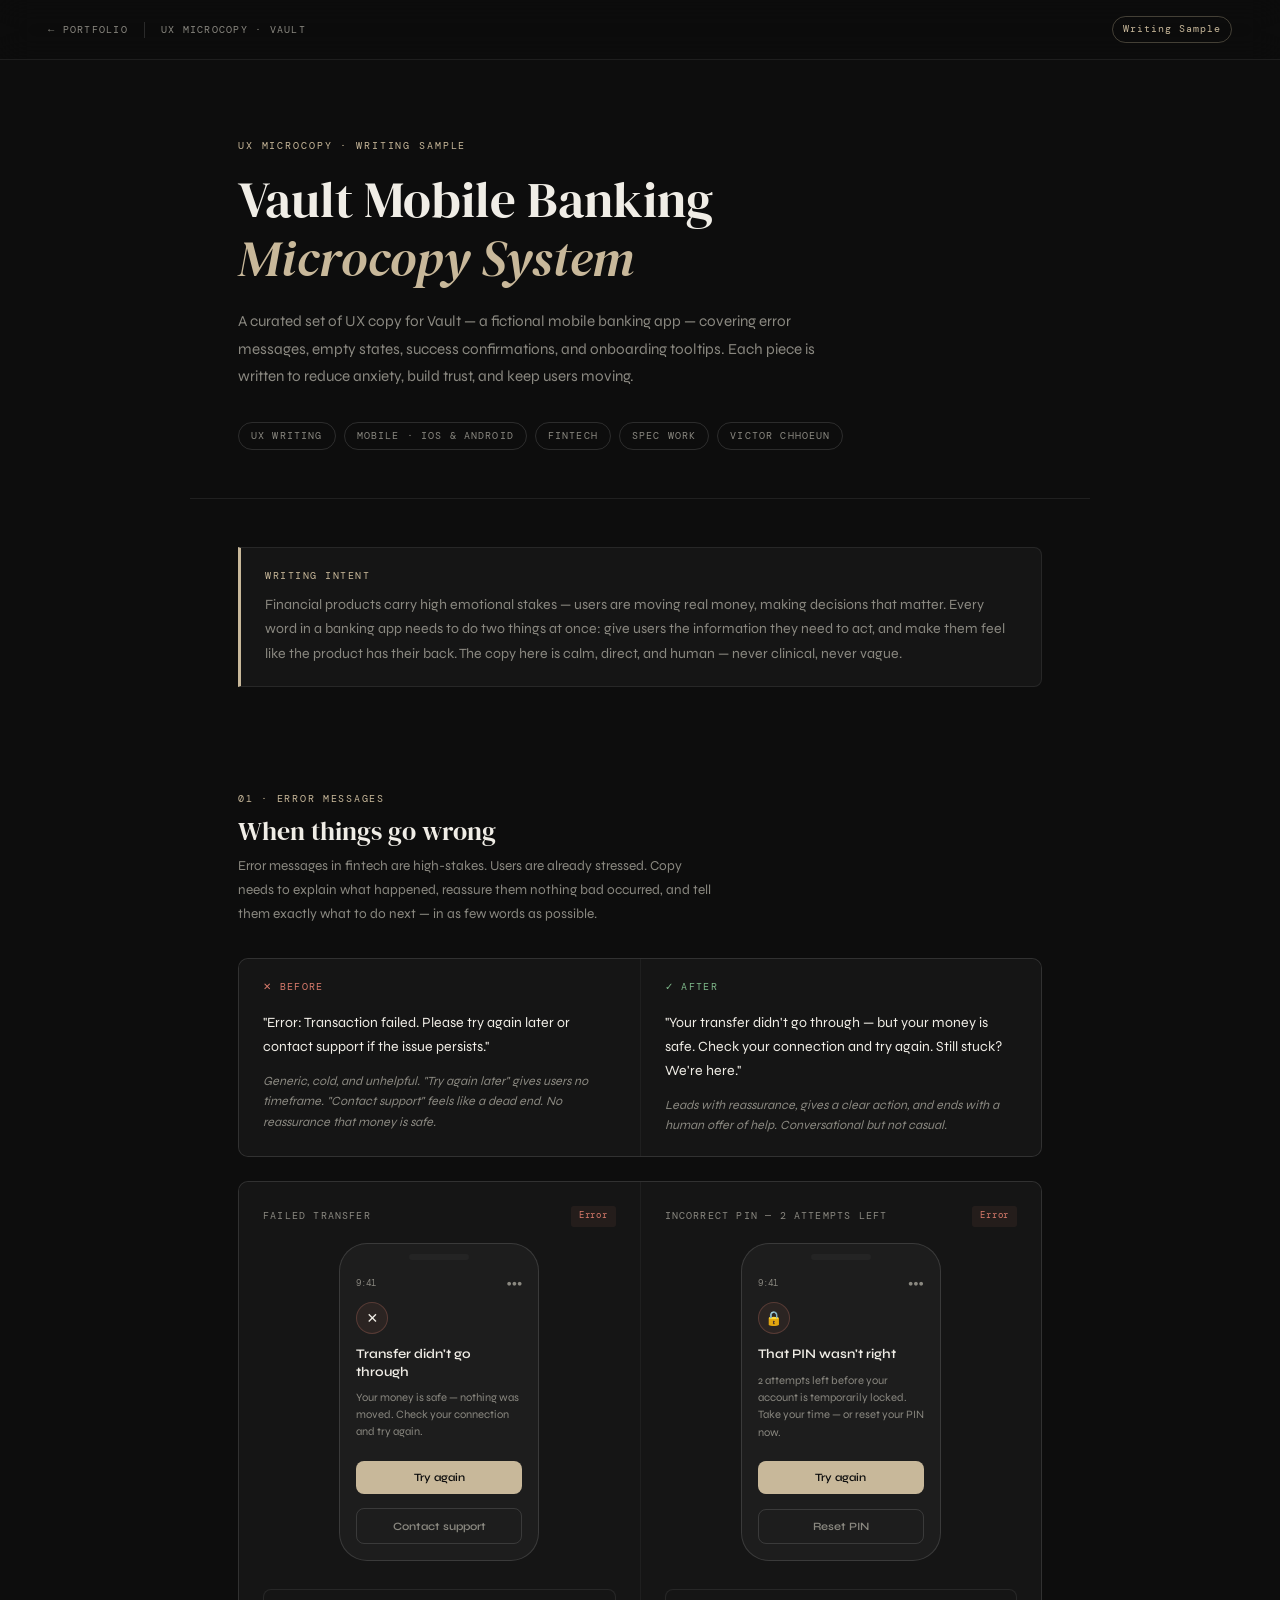
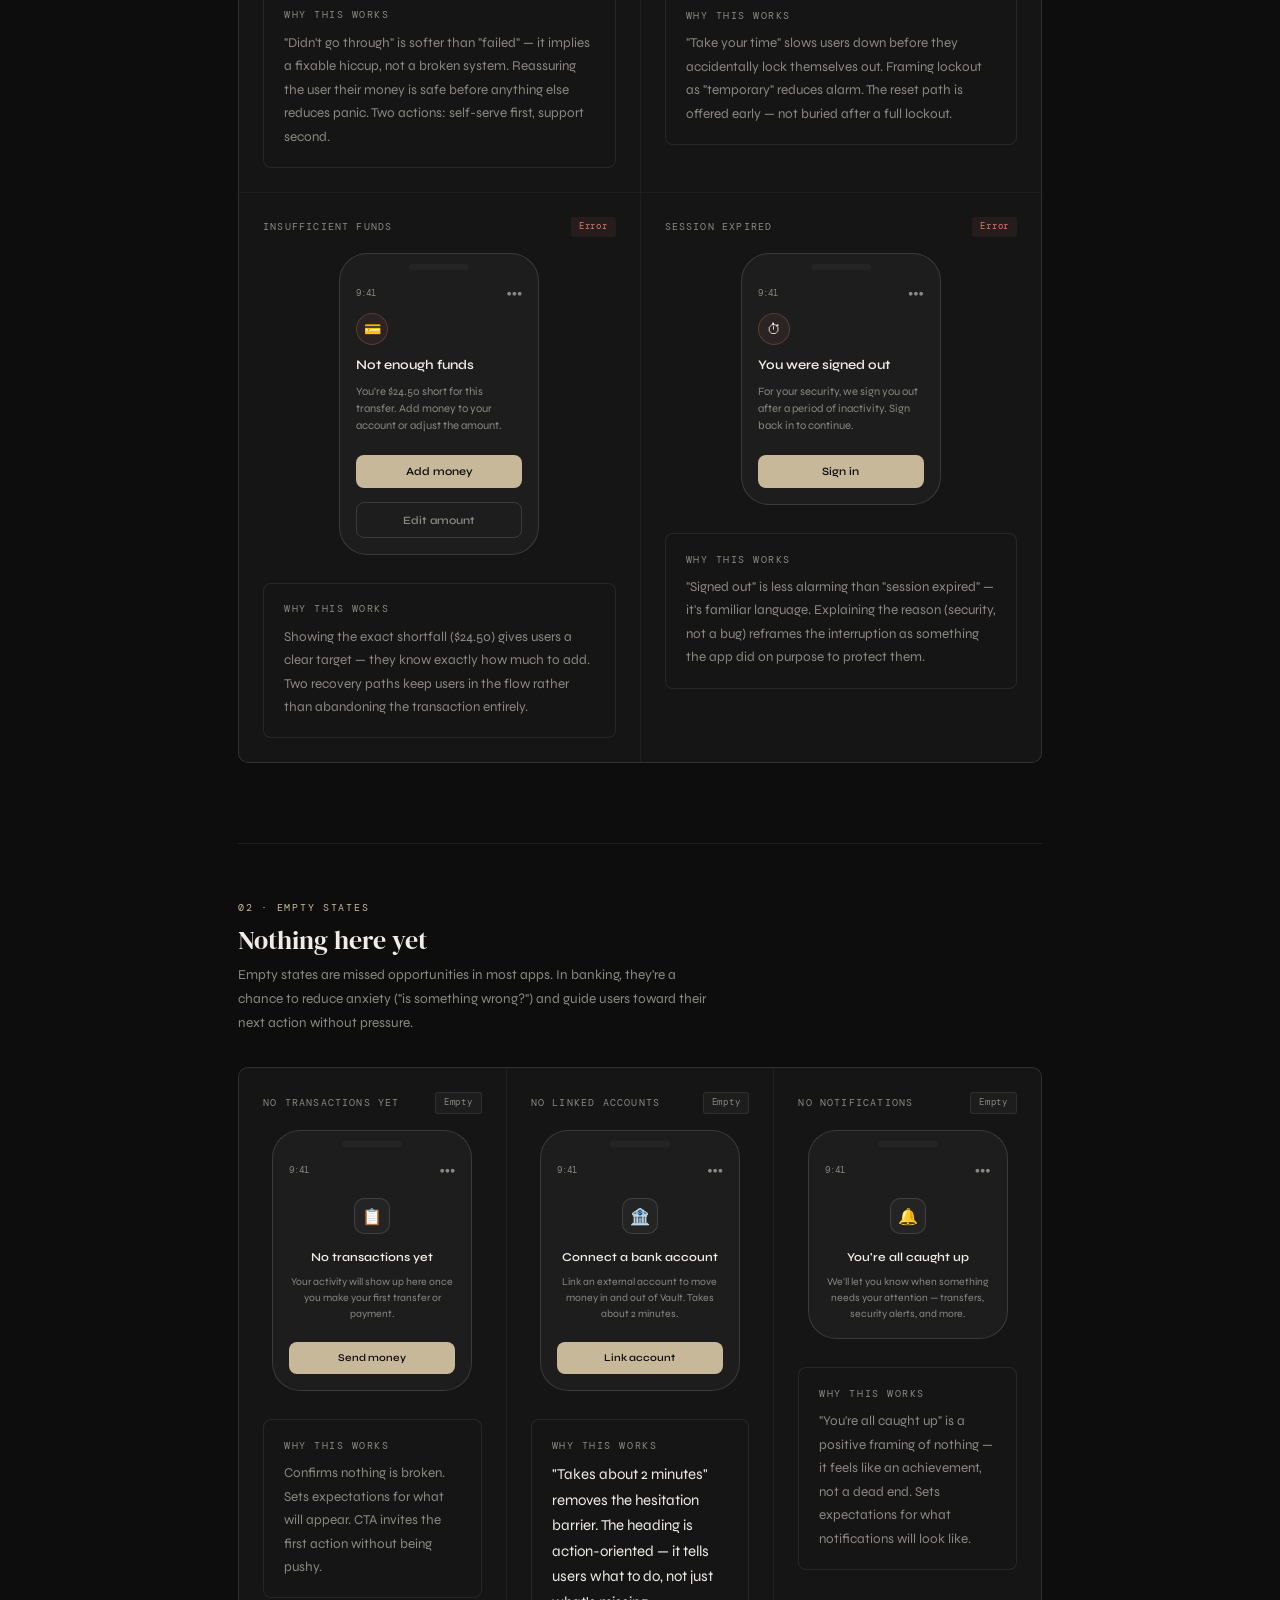
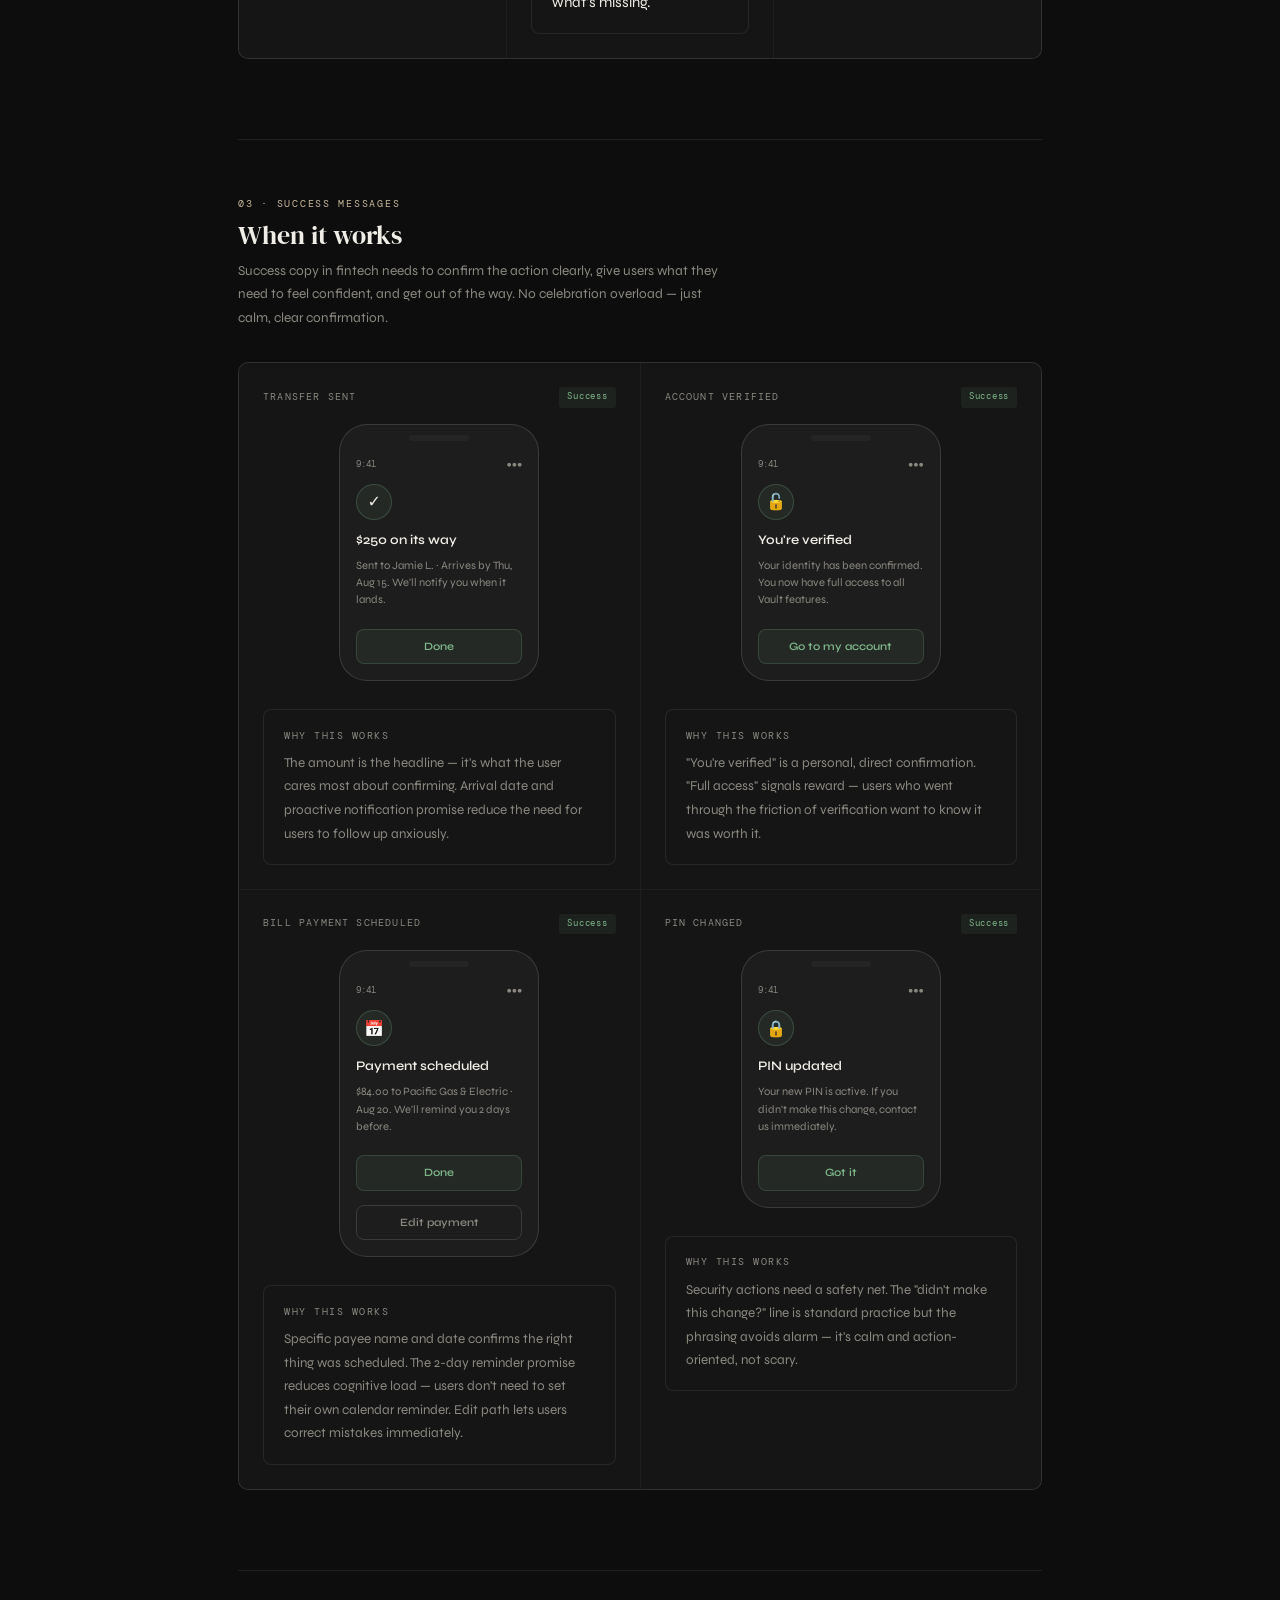
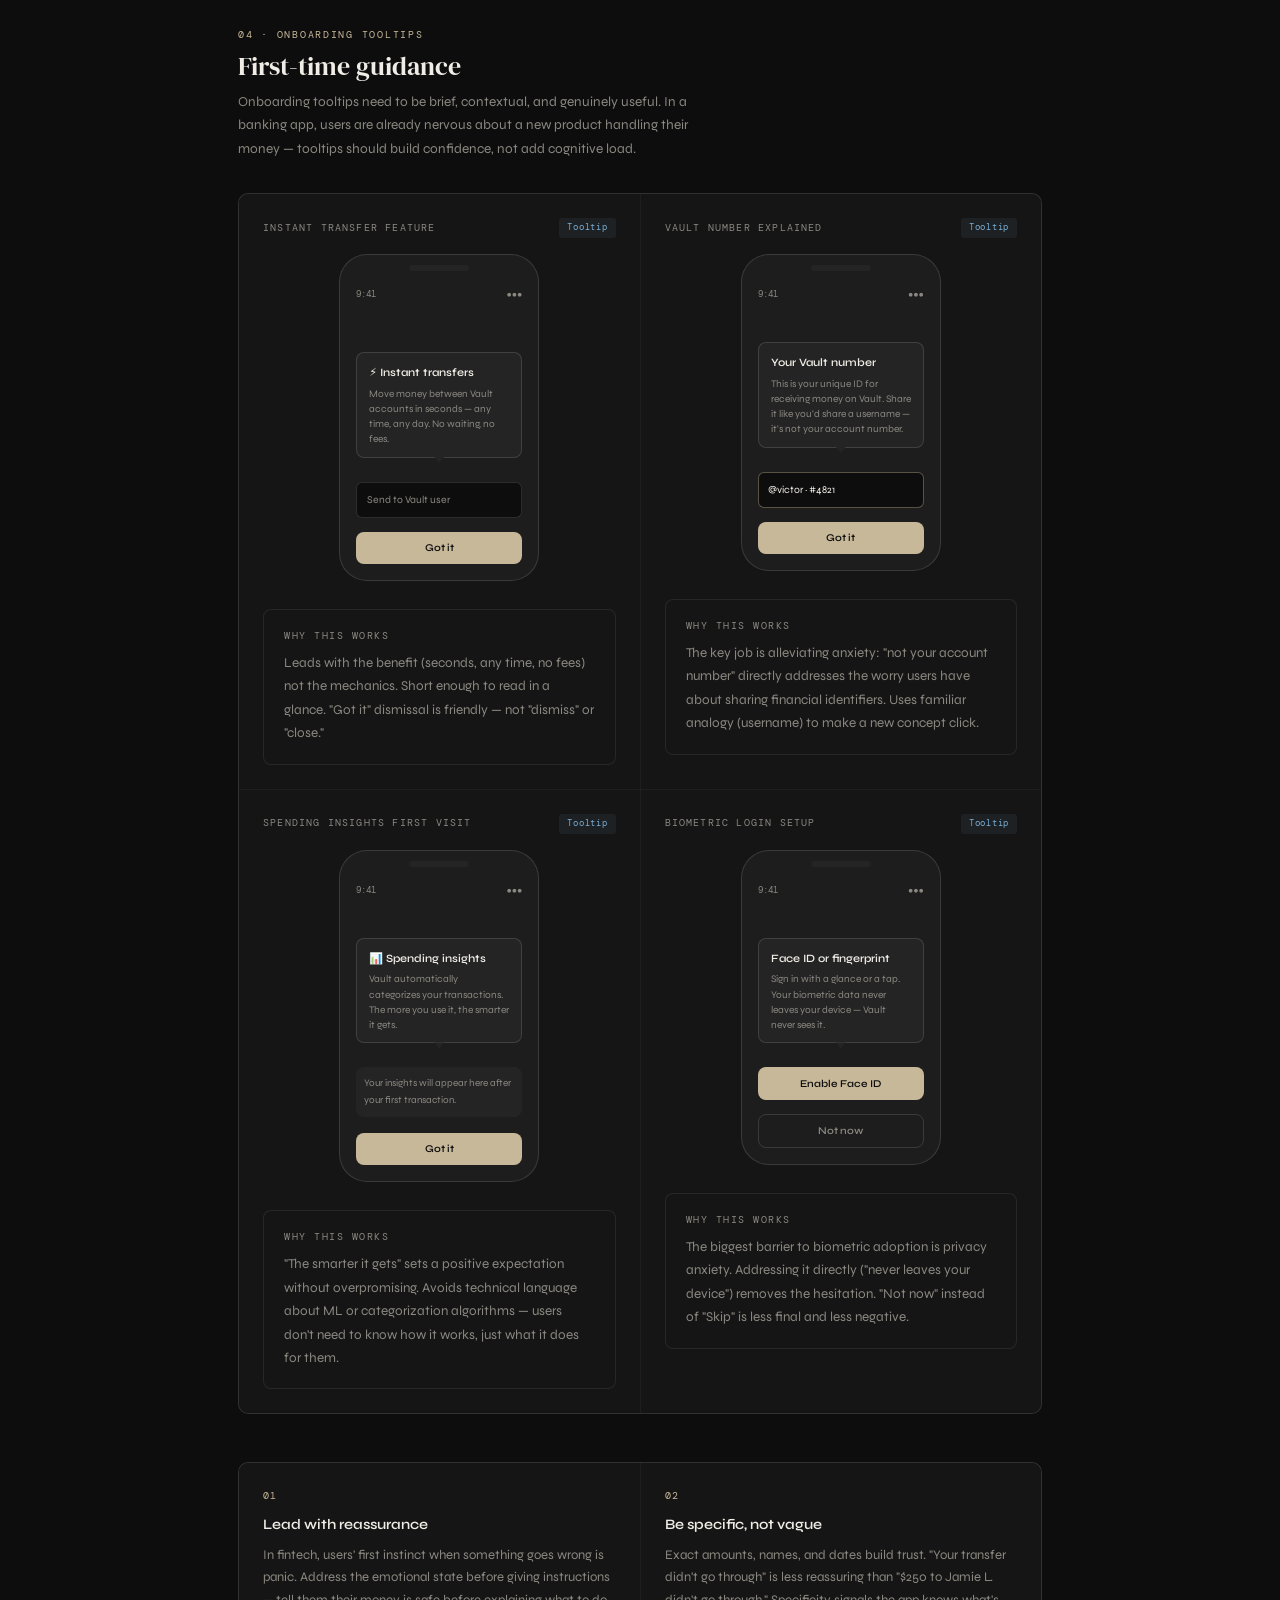
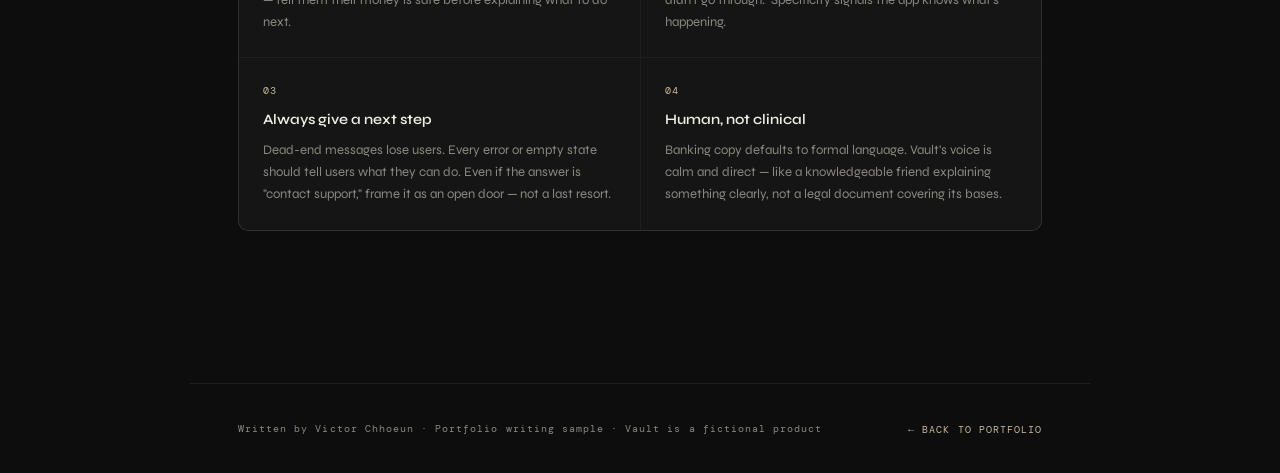
<file: ux-microcopy.html>
<!DOCTYPE html>
<html lang="en">
<head>
  <meta charset="UTF-8" />
  <meta name="viewport" content="width=device-width, initial-scale=1.0" />
  <title>UX Microcopy — Vault Mobile Banking · Victor Chhoeun</title>
  <link rel="preconnect" href="https://fonts.googleapis.com" />
  <link href="https://fonts.googleapis.com/css2?family=DM+Serif+Display:ital@0;1&family=DM+Mono:wght@400;500&family=Syne:wght@400;500;600&display=swap" rel="stylesheet" />
  <style>
    *, *::before, *::after { box-sizing: border-box; margin: 0; padding: 0; }

    :root {
      --bg:       #0d0d0d;
      --bg2:      #151515;
      --bg3:      #1d1d1d;
      --bg4:      #242424;
      --line:     rgba(255,255,255,0.08);
      --line2:    rgba(255,255,255,0.13);
      --text:     #f0ede6;
      --muted:    #8a8880;
      --accent:   #c8b89a;
      --accent2:  #e8dfd0;
      --green:    #7eb88a;
      --green-bg: rgba(126,184,138,0.08);
      --red:      #d97b6c;
      --red-bg:   rgba(217,123,108,0.08);
      --blue:     #7aaed6;
      --blue-bg:  rgba(122,174,214,0.08);
      --amber:    #d4a853;
      --amber-bg: rgba(212,168,83,0.08);

      --font-serif: 'DM Serif Display', Georgia, serif;
      --font-sans:  'Syne', system-ui, sans-serif;
      --font-mono:  'DM Mono', monospace;
      --max-w: 900px;
      --pad: clamp(1.5rem, 5vw, 3rem);
    }

    html { scroll-behavior: smooth; }
    body {
      background: var(--bg);
      color: var(--text);
      font-family: var(--font-sans);
      font-size: 15px;
      line-height: 1.7;
      -webkit-font-smoothing: antialiased;
    }

    a { color: inherit; text-decoration: none; }
    ::-webkit-scrollbar { width: 4px; }
    ::-webkit-scrollbar-track { background: var(--bg); }
    ::-webkit-scrollbar-thumb { background: var(--bg3); border-radius: 2px; }

    /* ── TOP NAV ── */
    .topbar {
      position: sticky;
      top: 0;
      z-index: 50;
      background: rgba(13,13,13,0.92);
      backdrop-filter: blur(16px);
      border-bottom: 1px solid var(--line);
      display: flex;
      align-items: center;
      justify-content: space-between;
      padding: 0 var(--pad);
      height: 60px;
    }

    .topbar-left {
      display: flex;
      align-items: center;
      gap: 1rem;
    }

    .back-link {
      display: inline-flex;
      align-items: center;
      gap: 0.4rem;
      font-family: var(--font-mono);
      font-size: 0.65rem;
      letter-spacing: 0.12em;
      text-transform: uppercase;
      color: var(--muted);
      transition: color 0.2s;
    }
    .back-link:hover { color: var(--accent); }

    .topbar-divider {
      width: 1px;
      height: 16px;
      background: var(--line2);
    }

    .topbar-title {
      font-family: var(--font-mono);
      font-size: 0.65rem;
      letter-spacing: 0.12em;
      text-transform: uppercase;
      color: var(--muted);
    }

    .topbar-pill {
      font-family: var(--font-mono);
      font-size: 0.6rem;
      letter-spacing: 0.1em;
      color: var(--accent);
      border: 1px solid rgba(200,184,154,0.3);
      padding: 0.25rem 0.65rem;
      border-radius: 100px;
    }

    /* ── HERO ── */
    .page-hero {
      max-width: var(--max-w);
      margin: 0 auto;
      padding: clamp(3rem, 6vw, 5rem) var(--pad) 3rem;
      border-bottom: 1px solid var(--line);
    }

    .page-eyebrow {
      font-family: var(--font-mono);
      font-size: 0.65rem;
      letter-spacing: 0.18em;
      text-transform: uppercase;
      color: var(--accent);
      display: block;
      margin-bottom: 1rem;
    }

    .page-title {
      font-family: var(--font-serif);
      font-size: clamp(2rem, 5vw, 3.2rem);
      font-weight: 400;
      line-height: 1.15;
      color: var(--text);
      margin-bottom: 1.25rem;
    }

    .page-title em { color: var(--accent); font-style: italic; }

    .page-desc {
      max-width: 580px;
      color: var(--muted);
      font-size: 0.95rem;
      line-height: 1.8;
      margin-bottom: 2rem;
    }

    .meta-pills {
      display: flex;
      flex-wrap: wrap;
      gap: 0.5rem;
    }

    .meta-pill {
      font-family: var(--font-mono);
      font-size: 0.6rem;
      letter-spacing: 0.12em;
      text-transform: uppercase;
      color: var(--muted);
      border: 1px solid var(--line2);
      padding: 0.3rem 0.75rem;
      border-radius: 100px;
    }

    /* ── WRITING INTENT BOX ── */
    .intent-box {
      background: var(--bg2);
      border: 1px solid var(--line);
      border-left: 3px solid var(--accent);
      border-radius: 0 8px 8px 0;
      padding: 1.25rem 1.5rem;
      margin-bottom: 3rem;
    }

    .intent-label {
      font-family: var(--font-mono);
      font-size: 0.6rem;
      letter-spacing: 0.16em;
      text-transform: uppercase;
      color: var(--accent);
      margin-bottom: 0.5rem;
      display: block;
    }

    .intent-box p {
      color: var(--muted);
      font-size: 0.88rem;
      line-height: 1.75;
      margin: 0;
    }

    /* ── MAIN LAYOUT ── */
    .page-body {
      max-width: var(--max-w);
      margin: 0 auto;
      padding: 0 var(--pad) 6rem;
    }

    /* ── SECTION ── */
    .copy-section {
      padding: 3.5rem 0;
      border-bottom: 1px solid var(--line);
    }

    .copy-section:last-of-type { border-bottom: none; }

    .section-header {
      display: flex;
      align-items: flex-start;
      justify-content: space-between;
      gap: 2rem;
      margin-bottom: 2rem;
    }

    .section-header-left { flex: 1; }

    .section-eyebrow {
      font-family: var(--font-mono);
      font-size: 0.6rem;
      letter-spacing: 0.18em;
      text-transform: uppercase;
      color: var(--accent);
      display: block;
      margin-bottom: 0.5rem;
    }

    .section-title {
      font-family: var(--font-serif);
      font-size: 1.6rem;
      font-weight: 400;
      color: var(--text);
      line-height: 1.2;
      margin-bottom: 0.5rem;
    }

    .section-desc {
      font-size: 0.85rem;
      color: var(--muted);
      line-height: 1.75;
      max-width: 480px;
    }

    /* ── COPY CARD ── */
    .copy-grid {
      display: grid;
      grid-template-columns: 1fr 1fr;
      gap: 1px;
      background: var(--line);
      border: 1px solid var(--line);
      border-radius: 10px;
      overflow: hidden;
      margin-bottom: 1.5rem;
    }

    .copy-grid.single { grid-template-columns: 1fr; }
    .copy-grid.three  { grid-template-columns: 1fr 1fr 1fr; }

    .copy-card {
      background: var(--bg2);
      padding: 1.5rem;
      display: flex;
      flex-direction: column;
      gap: 1rem;
    }

    .copy-card-top {
      display: flex;
      align-items: center;
      justify-content: space-between;
    }

    .copy-scenario {
      font-family: var(--font-mono);
      font-size: 0.62rem;
      letter-spacing: 0.12em;
      text-transform: uppercase;
      color: var(--muted);
    }

    .copy-tag {
      font-family: var(--font-mono);
      font-size: 0.58rem;
      letter-spacing: 0.08em;
      padding: 0.15rem 0.5rem;
      border-radius: 3px;
    }

    .tag-error   { background: var(--red-bg);   color: var(--red);   }
    .tag-success { background: var(--green-bg);  color: var(--green); }
    .tag-info    { background: var(--blue-bg);   color: var(--blue);  }
    .tag-neutral { background: var(--bg3);       color: var(--muted); border: 1px solid var(--line); }

    /* ── PHONE MOCKUP ── */
    .phone-wrap {
      display: flex;
      justify-content: center;
      margin-bottom: 0.75rem;
    }

    .phone {
      width: 200px;
      background: var(--bg3);
      border: 1.5px solid var(--line2);
      border-radius: 28px;
      overflow: hidden;
      position: relative;
    }

    .phone-notch {
      width: 60px;
      height: 6px;
      background: var(--bg4);
      border-radius: 3px;
      margin: 10px auto 0;
    }

    .phone-screen {
      padding: 1rem;
      min-height: 160px;
      display: flex;
      flex-direction: column;
      gap: 0.5rem;
    }

    .phone-status {
      display: flex;
      justify-content: space-between;
      font-family: var(--font-mono);
      font-size: 0.55rem;
      color: var(--muted);
      margin-bottom: 0.25rem;
    }

    /* Error state */
    .phone-error-icon {
      width: 32px;
      height: 32px;
      border-radius: 50%;
      background: var(--red-bg);
      border: 1px solid rgba(217,123,108,0.25);
      display: flex;
      align-items: center;
      justify-content: center;
      font-size: 14px;
      margin-bottom: 0.25rem;
    }

    .phone-heading {
      font-family: var(--font-sans);
      font-size: 0.82rem;
      font-weight: 600;
      color: var(--text);
      line-height: 1.3;
    }

    .phone-body {
      font-size: 0.7rem;
      color: var(--muted);
      line-height: 1.55;
    }

    .phone-btn {
      margin-top: auto;
      padding: 0.45rem 0;
      text-align: center;
      border-radius: 8px;
      font-size: 0.7rem;
      font-weight: 600;
    }

    .phone-btn-primary { background: var(--accent); color: var(--bg); }
    .phone-btn-ghost   { border: 1px solid var(--line2); color: var(--muted); margin-top: 0.4rem; }
    .phone-btn-green   { background: var(--green-bg); color: var(--green); border: 1px solid rgba(126,184,138,0.2); }

    /* Empty state */
    .phone-empty-icon {
      width: 36px;
      height: 36px;
      border-radius: 10px;
      background: var(--bg4);
      border: 1px solid var(--line2);
      display: flex;
      align-items: center;
      justify-content: center;
      font-size: 16px;
      margin: 0.5rem auto 0.5rem;
    }

    /* Success state */
    .phone-success-icon {
      width: 36px;
      height: 36px;
      border-radius: 50%;
      background: var(--green-bg);
      border: 1px solid rgba(126,184,138,0.25);
      display: flex;
      align-items: center;
      justify-content: center;
      font-size: 16px;
      margin-bottom: 0.25rem;
    }

    /* Tooltip */
    .phone-tooltip {
      background: var(--bg4);
      border: 1px solid var(--line2);
      border-radius: 8px;
      padding: 0.6rem 0.75rem;
      position: relative;
    }

    .phone-tooltip::before {
      content: '';
      position: absolute;
      bottom: -6px;
      left: 50%;
      transform: translateX(-50%);
      width: 10px;
      height: 6px;
      background: var(--bg4);
      clip-path: polygon(0 0, 100% 0, 50% 100%);
    }

    .phone-field {
      background: var(--bg);
      border: 1px solid var(--line2);
      border-radius: 6px;
      padding: 0.5rem 0.6rem;
      font-size: 0.65rem;
      color: var(--muted);
      margin-bottom: 0.4rem;
    }

    .phone-field-active {
      border-color: rgba(200,184,154,0.4);
      color: var(--text);
    }

    /* ── WRITING RATIONALE ── */
    .rationale {
      background: var(--bg2);
      border: 1px solid var(--line);
      border-radius: 8px;
      padding: 1.1rem 1.25rem;
    }

    .rationale-label {
      font-family: var(--font-mono);
      font-size: 0.6rem;
      letter-spacing: 0.16em;
      text-transform: uppercase;
      color: var(--muted);
      margin-bottom: 0.5rem;
      display: block;
    }

    .rationale p {
      font-size: 0.84rem;
      color: var(--muted);
      line-height: 1.75;
      margin: 0;
    }

    .rationale p + p { margin-top: 0.5rem; }

    /* ── BEFORE / AFTER ── */
    .before-after {
      display: grid;
      grid-template-columns: 1fr 1fr;
      gap: 1px;
      background: var(--line);
      border: 1px solid var(--line);
      border-radius: 10px;
      overflow: hidden;
      margin-bottom: 1.5rem;
    }

    .ba-col { background: var(--bg2); padding: 1.25rem 1.5rem; }

    .ba-label {
      font-family: var(--font-mono);
      font-size: 0.6rem;
      letter-spacing: 0.14em;
      text-transform: uppercase;
      margin-bottom: 1rem;
      display: block;
    }

    .ba-label.before { color: var(--red); }
    .ba-label.after  { color: var(--green); }

    .ba-copy {
      font-size: 0.88rem;
      line-height: 1.7;
      color: var(--text);
      margin-bottom: 0.75rem;
    }

    .ba-reason {
      font-size: 0.78rem;
      color: var(--muted);
      line-height: 1.65;
      font-style: italic;
    }

    /* ── PRINCIPLES ── */
    .principles-grid {
      display: grid;
      grid-template-columns: 1fr 1fr;
      gap: 1px;
      background: var(--line);
      border: 1px solid var(--line);
      border-radius: 10px;
      overflow: hidden;
      margin-top: 3rem;
    }

    .principle-card {
      background: var(--bg2);
      padding: 1.5rem;
    }

    .principle-num {
      font-family: var(--font-mono);
      font-size: 0.65rem;
      color: var(--accent);
      letter-spacing: 0.1em;
      margin-bottom: 0.5rem;
      display: block;
    }

    .principle-title {
      font-family: var(--font-sans);
      font-size: 0.9rem;
      font-weight: 600;
      color: var(--text);
      margin-bottom: 0.4rem;
    }

    .principle-desc {
      font-size: 0.82rem;
      color: var(--muted);
      line-height: 1.7;
    }

    /* ── FOOTER ── */
    .page-footer {
      max-width: var(--max-w);
      margin: 0 auto;
      padding: 2rem var(--pad);
      border-top: 1px solid var(--line);
      display: flex;
      justify-content: space-between;
      align-items: center;
    }

    .page-footer-left {
      font-family: var(--font-mono);
      font-size: 0.65rem;
      letter-spacing: 0.1em;
      color: var(--muted);
    }

    .page-footer-right a {
      font-family: var(--font-mono);
      font-size: 0.65rem;
      letter-spacing: 0.1em;
      color: var(--accent);
      text-transform: uppercase;
      transition: color 0.2s;
    }

    .page-footer-right a:hover { color: var(--accent2); }

    /* ── RESPONSIVE ── */
    @media (max-width: 700px) {
      .copy-grid, .copy-grid.three, .before-after, .principles-grid { grid-template-columns: 1fr; }
      .section-header { flex-direction: column; gap: 1rem; }
    }
  </style>
</head>
<body>

  <!-- TOPBAR -->
  <nav class="topbar">
    <div class="topbar-left">
      <a href="index.html" class="back-link">← Portfolio</a>
      <div class="topbar-divider"></div>
      <span class="topbar-title">UX Microcopy · Vault</span>
    </div>
    <span class="topbar-pill">Writing Sample</span>
  </nav>

  <!-- HERO -->
  <div class="page-hero">
    <span class="page-eyebrow">UX Microcopy · Writing Sample</span>
    <h1 class="page-title">Vault Mobile Banking<br /><em>Microcopy System</em></h1>
    <p class="page-desc">
      A curated set of UX copy for Vault — a fictional mobile banking app — covering error messages, empty states, success confirmations, and onboarding tooltips. Each piece is written to reduce anxiety, build trust, and keep users moving.
    </p>
    <div class="meta-pills">
      <span class="meta-pill">UX Writing</span>
      <span class="meta-pill">Mobile · iOS & Android</span>
      <span class="meta-pill">Fintech</span>
      <span class="meta-pill">Spec work</span>
      <span class="meta-pill">Victor Chhoeun</span>
    </div>
  </div>

  <!-- BODY -->
  <div class="page-body">

    <div style="padding-top:3rem;">
      <div class="intent-box">
        <span class="intent-label">Writing intent</span>
        <p>Financial products carry high emotional stakes — users are moving real money, making decisions that matter. Every word in a banking app needs to do two things at once: give users the information they need to act, and make them feel like the product has their back. The copy here is calm, direct, and human — never clinical, never vague.</p>
      </div>
    </div>

    <!-- ── SECTION 1: ERROR MESSAGES ── -->
    <div class="copy-section">
      <div class="section-header">
        <div class="section-header-left">
          <span class="section-eyebrow">01 · Error Messages</span>
          <h2 class="section-title">When things go wrong</h2>
          <p class="section-desc">Error messages in fintech are high-stakes. Users are already stressed. Copy needs to explain what happened, reassure them nothing bad occurred, and tell them exactly what to do next — in as few words as possible.</p>
        </div>
      </div>

      <!-- Before / After -->
      <div class="before-after">
        <div class="ba-col">
          <span class="ba-label before">✕ Before</span>
          <p class="ba-copy">"Error: Transaction failed. Please try again later or contact support if the issue persists."</p>
          <p class="ba-reason">Generic, cold, and unhelpful. "Try again later" gives users no timeframe. "Contact support" feels like a dead end. No reassurance that money is safe.</p>
        </div>
        <div class="ba-col">
          <span class="ba-label after">✓ After</span>
          <p class="ba-copy">"Your transfer didn't go through — but your money is safe. Check your connection and try again. Still stuck? We're here."</p>
          <p class="ba-reason">Leads with reassurance, gives a clear action, and ends with a human offer of help. Conversational but not casual.</p>
        </div>
      </div>

      <div class="copy-grid">

        <div class="copy-card">
          <div class="copy-card-top">
            <span class="copy-scenario">Failed transfer</span>
            <span class="copy-tag tag-error">Error</span>
          </div>
          <div class="phone-wrap">
            <div class="phone">
              <div class="phone-notch"></div>
              <div class="phone-screen">
                <div class="phone-status"><span>9:41</span><span>●●●</span></div>
                <div class="phone-error-icon">✕</div>
                <div class="phone-heading">Transfer didn't go through</div>
                <div class="phone-body">Your money is safe — nothing was moved. Check your connection and try again.</div>
                <div class="phone-btn phone-btn-primary" style="margin-top:0.75rem;">Try again</div>
                <div class="phone-btn phone-btn-ghost">Contact support</div>
              </div>
            </div>
          </div>
          <div class="rationale">
            <span class="rationale-label">Why this works</span>
            <p>"Didn't go through" is softer than "failed" — it implies a fixable hiccup, not a broken system. Reassuring the user their money is safe before anything else reduces panic. Two actions: self-serve first, support second.</p>
          </div>
        </div>

        <div class="copy-card">
          <div class="copy-card-top">
            <span class="copy-scenario">Incorrect PIN — 2 attempts left</span>
            <span class="copy-tag tag-error">Error</span>
          </div>
          <div class="phone-wrap">
            <div class="phone">
              <div class="phone-notch"></div>
              <div class="phone-screen">
                <div class="phone-status"><span>9:41</span><span>●●●</span></div>
                <div class="phone-error-icon">🔒</div>
                <div class="phone-heading">That PIN wasn't right</div>
                <div class="phone-body">2 attempts left before your account is temporarily locked. Take your time — or reset your PIN now.</div>
                <div class="phone-btn phone-btn-primary" style="margin-top:0.75rem;">Try again</div>
                <div class="phone-btn phone-btn-ghost">Reset PIN</div>
              </div>
            </div>
          </div>
          <div class="rationale">
            <span class="rationale-label">Why this works</span>
            <p>"Take your time" slows users down before they accidentally lock themselves out. Framing lockout as "temporary" reduces alarm. The reset path is offered early — not buried after a full lockout.</p>
          </div>
        </div>

        <div class="copy-card">
          <div class="copy-card-top">
            <span class="copy-scenario">Insufficient funds</span>
            <span class="copy-tag tag-error">Error</span>
          </div>
          <div class="phone-wrap">
            <div class="phone">
              <div class="phone-notch"></div>
              <div class="phone-screen">
                <div class="phone-status"><span>9:41</span><span>●●●</span></div>
                <div class="phone-error-icon">💳</div>
                <div class="phone-heading">Not enough funds</div>
                <div class="phone-body">You're $24.50 short for this transfer. Add money to your account or adjust the amount.</div>
                <div class="phone-btn phone-btn-primary" style="margin-top:0.75rem;">Add money</div>
                <div class="phone-btn phone-btn-ghost">Edit amount</div>
              </div>
            </div>
          </div>
          <div class="rationale">
            <span class="rationale-label">Why this works</span>
            <p>Showing the exact shortfall ($24.50) gives users a clear target — they know exactly how much to add. Two recovery paths keep users in the flow rather than abandoning the transaction entirely.</p>
          </div>
        </div>

        <div class="copy-card">
          <div class="copy-card-top">
            <span class="copy-scenario">Session expired</span>
            <span class="copy-tag tag-error">Error</span>
          </div>
          <div class="phone-wrap">
            <div class="phone">
              <div class="phone-notch"></div>
              <div class="phone-screen">
                <div class="phone-status"><span>9:41</span><span>●●●</span></div>
                <div class="phone-error-icon">⏱</div>
                <div class="phone-heading">You were signed out</div>
                <div class="phone-body">For your security, we sign you out after a period of inactivity. Sign back in to continue.</div>
                <div class="phone-btn phone-btn-primary" style="margin-top:0.75rem;">Sign in</div>
              </div>
            </div>
          </div>
          <div class="rationale">
            <span class="rationale-label">Why this works</span>
            <p>"Signed out" is less alarming than "session expired" — it's familiar language. Explaining the reason (security, not a bug) reframes the interruption as something the app did on purpose to protect them.</p>
          </div>
        </div>

      </div>
    </div>

    <!-- ── SECTION 2: EMPTY STATES ── -->
    <div class="copy-section">
      <div class="section-header">
        <div class="section-header-left">
          <span class="section-eyebrow">02 · Empty States</span>
          <h2 class="section-title">Nothing here yet</h2>
          <p class="section-desc">Empty states are missed opportunities in most apps. In banking, they're a chance to reduce anxiety ("is something wrong?") and guide users toward their next action without pressure.</p>
        </div>
      </div>

      <div class="copy-grid three">

        <div class="copy-card">
          <div class="copy-card-top">
            <span class="copy-scenario">No transactions yet</span>
            <span class="copy-tag tag-neutral">Empty</span>
          </div>
          <div class="phone-wrap">
            <div class="phone">
              <div class="phone-notch"></div>
              <div class="phone-screen">
                <div class="phone-status"><span>9:41</span><span>●●●</span></div>
                <div class="phone-empty-icon">📋</div>
                <div class="phone-heading" style="text-align:center;font-size:0.75rem;">No transactions yet</div>
                <div class="phone-body" style="text-align:center;font-size:0.65rem;">Your activity will show up here once you make your first transfer or payment.</div>
                <div class="phone-btn phone-btn-primary" style="margin-top:0.75rem;font-size:0.65rem;">Send money</div>
              </div>
            </div>
          </div>
          <div class="rationale">
            <span class="rationale-label">Why this works</span>
            <p>Confirms nothing is broken. Sets expectations for what will appear. CTA invites the first action without being pushy.</p>
          </div>
        </div>

        <div class="copy-card">
          <div class="copy-card-top">
            <span class="copy-scenario">No linked accounts</span>
            <span class="copy-tag tag-neutral">Empty</span>
          </div>
          <div class="phone-wrap">
            <div class="phone">
              <div class="phone-notch"></div>
              <div class="phone-screen">
                <div class="phone-status"><span>9:41</span><span>●●●</span></div>
                <div class="phone-empty-icon">🏦</div>
                <div class="phone-heading" style="text-align:center;font-size:0.75rem;">Connect a bank account</div>
                <div class="phone-body" style="text-align:center;font-size:0.65rem;">Link an external account to move money in and out of Vault. Takes about 2 minutes.</div>
                <div class="phone-btn phone-btn-primary" style="margin-top:0.75rem;font-size:0.65rem;">Link account</div>
              </div>
            </div>
          </div>
          <div class="rationale">
            <span class="rationale-label">Why this works</span>
            <p">"Takes about 2 minutes" removes the hesitation barrier. The heading is action-oriented — it tells users what to do, not just what's missing.</p>
          </div>
        </div>

        <div class="copy-card">
          <div class="copy-card-top">
            <span class="copy-scenario">No notifications</span>
            <span class="copy-tag tag-neutral">Empty</span>
          </div>
          <div class="phone-wrap">
            <div class="phone">
              <div class="phone-notch"></div>
              <div class="phone-screen">
                <div class="phone-status"><span>9:41</span><span>●●●</span></div>
                <div class="phone-empty-icon">🔔</div>
                <div class="phone-heading" style="text-align:center;font-size:0.75rem;">You're all caught up</div>
                <div class="phone-body" style="text-align:center;font-size:0.65rem;">We'll let you know when something needs your attention — transfers, security alerts, and more.</div>
              </div>
            </div>
          </div>
          <div class="rationale">
            <span class="rationale-label">Why this works</span>
            <p>"You're all caught up" is a positive framing of nothing — it feels like an achievement, not a dead end. Sets expectations for what notifications will look like.</p>
          </div>
        </div>

      </div>
    </div>

    <!-- ── SECTION 3: SUCCESS MESSAGES ── -->
    <div class="copy-section">
      <div class="section-header">
        <div class="section-header-left">
          <span class="section-eyebrow">03 · Success Messages</span>
          <h2 class="section-title">When it works</h2>
          <p class="section-desc">Success copy in fintech needs to confirm the action clearly, give users what they need to feel confident, and get out of the way. No celebration overload — just calm, clear confirmation.</p>
        </div>
      </div>

      <div class="copy-grid">

        <div class="copy-card">
          <div class="copy-card-top">
            <span class="copy-scenario">Transfer sent</span>
            <span class="copy-tag tag-success">Success</span>
          </div>
          <div class="phone-wrap">
            <div class="phone">
              <div class="phone-notch"></div>
              <div class="phone-screen">
                <div class="phone-status"><span>9:41</span><span>●●●</span></div>
                <div class="phone-success-icon">✓</div>
                <div class="phone-heading">$250 on its way</div>
                <div class="phone-body">Sent to Jamie L. · Arrives by Thu, Aug 15. We'll notify you when it lands.</div>
                <div class="phone-btn phone-btn-green" style="margin-top:0.75rem;">Done</div>
              </div>
            </div>
          </div>
          <div class="rationale">
            <span class="rationale-label">Why this works</span>
            <p>The amount is the headline — it's what the user cares most about confirming. Arrival date and proactive notification promise reduce the need for users to follow up anxiously.</p>
          </div>
        </div>

        <div class="copy-card">
          <div class="copy-card-top">
            <span class="copy-scenario">Account verified</span>
            <span class="copy-tag tag-success">Success</span>
          </div>
          <div class="phone-wrap">
            <div class="phone">
              <div class="phone-notch"></div>
              <div class="phone-screen">
                <div class="phone-status"><span>9:41</span><span>●●●</span></div>
                <div class="phone-success-icon">🔓</div>
                <div class="phone-heading">You're verified</div>
                <div class="phone-body">Your identity has been confirmed. You now have full access to all Vault features.</div>
                <div class="phone-btn phone-btn-green" style="margin-top:0.75rem;">Go to my account</div>
              </div>
            </div>
          </div>
          <div class="rationale">
            <span class="rationale-label">Why this works</span>
            <p>"You're verified" is a personal, direct confirmation. "Full access" signals reward — users who went through the friction of verification want to know it was worth it.</p>
          </div>
        </div>

        <div class="copy-card">
          <div class="copy-card-top">
            <span class="copy-scenario">Bill payment scheduled</span>
            <span class="copy-tag tag-success">Success</span>
          </div>
          <div class="phone-wrap">
            <div class="phone">
              <div class="phone-notch"></div>
              <div class="phone-screen">
                <div class="phone-status"><span>9:41</span><span>●●●</span></div>
                <div class="phone-success-icon">📅</div>
                <div class="phone-heading">Payment scheduled</div>
                <div class="phone-body">$84.00 to Pacific Gas & Electric · Aug 20. We'll remind you 2 days before.</div>
                <div class="phone-btn phone-btn-green" style="margin-top:0.75rem;">Done</div>
                <div class="phone-btn phone-btn-ghost">Edit payment</div>
              </div>
            </div>
          </div>
          <div class="rationale">
            <span class="rationale-label">Why this works</span>
            <p>Specific payee name and date confirms the right thing was scheduled. The 2-day reminder promise reduces cognitive load — users don't need to set their own calendar reminder. Edit path lets users correct mistakes immediately.</p>
          </div>
        </div>

        <div class="copy-card">
          <div class="copy-card-top">
            <span class="copy-scenario">PIN changed</span>
            <span class="copy-tag tag-success">Success</span>
          </div>
          <div class="phone-wrap">
            <div class="phone">
              <div class="phone-notch"></div>
              <div class="phone-screen">
                <div class="phone-status"><span>9:41</span><span>●●●</span></div>
                <div class="phone-success-icon">🔒</div>
                <div class="phone-heading">PIN updated</div>
                <div class="phone-body">Your new PIN is active. If you didn't make this change, contact us immediately.</div>
                <div class="phone-btn phone-btn-green" style="margin-top:0.75rem;">Got it</div>
              </div>
            </div>
          </div>
          <div class="rationale">
            <span class="rationale-label">Why this works</span>
            <p>Security actions need a safety net. The "didn't make this change?" line is standard practice but the phrasing avoids alarm — it's calm and action-oriented, not scary.</p>
          </div>
        </div>

      </div>
    </div>

    <!-- ── SECTION 4: ONBOARDING TOOLTIPS ── -->
    <div class="copy-section">
      <div class="section-header">
        <div class="section-header-left">
          <span class="section-eyebrow">04 · Onboarding Tooltips</span>
          <h2 class="section-title">First-time guidance</h2>
          <p class="section-desc">Onboarding tooltips need to be brief, contextual, and genuinely useful. In a banking app, users are already nervous about a new product handling their money — tooltips should build confidence, not add cognitive load.</p>
        </div>
      </div>

      <div class="copy-grid">

        <div class="copy-card">
          <div class="copy-card-top">
            <span class="copy-scenario">Instant transfer feature</span>
            <span class="copy-tag tag-info">Tooltip</span>
          </div>
          <div class="phone-wrap">
            <div class="phone">
              <div class="phone-notch"></div>
              <div class="phone-screen">
                <div class="phone-status"><span>9:41</span><span>●●●</span></div>
                <div style="height:30px;"></div>
                <div class="phone-tooltip">
                  <div style="font-size:0.7rem;font-weight:600;color:var(--text);margin-bottom:0.3rem;">⚡ Instant transfers</div>
                  <div style="font-size:0.63rem;color:var(--muted);line-height:1.5;">Move money between Vault accounts in seconds — any time, any day. No waiting, no fees.</div>
                </div>
                <div style="height:8px;"></div>
                <div class="phone-field">Send to Vault user</div>
                <div class="phone-btn phone-btn-primary" style="font-size:0.65rem;">Got it</div>
              </div>
            </div>
          </div>
          <div class="rationale">
            <span class="rationale-label">Why this works</span>
            <p>Leads with the benefit (seconds, any time, no fees) not the mechanics. Short enough to read in a glance. "Got it" dismissal is friendly — not "dismiss" or "close."</p>
          </div>
        </div>

        <div class="copy-card">
          <div class="copy-card-top">
            <span class="copy-scenario">Vault number explained</span>
            <span class="copy-tag tag-info">Tooltip</span>
          </div>
          <div class="phone-wrap">
            <div class="phone">
              <div class="phone-notch"></div>
              <div class="phone-screen">
                <div class="phone-status"><span>9:41</span><span>●●●</span></div>
                <div style="height:20px;"></div>
                <div class="phone-tooltip">
                  <div style="font-size:0.7rem;font-weight:600;color:var(--text);margin-bottom:0.3rem;">Your Vault number</div>
                  <div style="font-size:0.63rem;color:var(--muted);line-height:1.5;">This is your unique ID for receiving money on Vault. Share it like you'd share a username — it's not your account number.</div>
                </div>
                <div style="height:8px;"></div>
                <div class="phone-field phone-field-active">@victor · #4821</div>
                <div class="phone-btn phone-btn-primary" style="font-size:0.65rem;">Got it</div>
              </div>
            </div>
          </div>
          <div class="rationale">
            <span class="rationale-label">Why this works</span>
            <p>The key job is alleviating anxiety: "not your account number" directly addresses the worry users have about sharing financial identifiers. Uses familiar analogy (username) to make a new concept click.</p>
          </div>
        </div>

        <div class="copy-card">
          <div class="copy-card-top">
            <span class="copy-scenario">Spending insights first visit</span>
            <span class="copy-tag tag-info">Tooltip</span>
          </div>
          <div class="phone-wrap">
            <div class="phone">
              <div class="phone-notch"></div>
              <div class="phone-screen">
                <div class="phone-status"><span>9:41</span><span>●●●</span></div>
                <div style="height:20px;"></div>
                <div class="phone-tooltip">
                  <div style="font-size:0.7rem;font-weight:600;color:var(--text);margin-bottom:0.3rem;">📊 Spending insights</div>
                  <div style="font-size:0.63rem;color:var(--muted);line-height:1.5;">Vault automatically categorizes your transactions. The more you use it, the smarter it gets.</div>
                </div>
                <div style="height:8px;"></div>
                <div style="background:var(--bg4);border-radius:8px;padding:0.5rem;font-size:0.62rem;color:var(--muted);">Your insights will appear here after your first transaction.</div>
                <div class="phone-btn phone-btn-primary" style="margin-top:0.5rem;font-size:0.65rem;">Got it</div>
              </div>
            </div>
          </div>
          <div class="rationale">
            <span class="rationale-label">Why this works</span>
            <p>"The smarter it gets" sets a positive expectation without overpromising. Avoids technical language about ML or categorization algorithms — users don't need to know how it works, just what it does for them.</p>
          </div>
        </div>

        <div class="copy-card">
          <div class="copy-card-top">
            <span class="copy-scenario">Biometric login setup</span>
            <span class="copy-tag tag-info">Tooltip</span>
          </div>
          <div class="phone-wrap">
            <div class="phone">
              <div class="phone-notch"></div>
              <div class="phone-screen">
                <div class="phone-status"><span>9:41</span><span>●●●</span></div>
                <div style="height:20px;"></div>
                <div class="phone-tooltip">
                  <div style="font-size:0.7rem;font-weight:600;color:var(--text);margin-bottom:0.3rem;">Face ID or fingerprint</div>
                  <div style="font-size:0.63rem;color:var(--muted);line-height:1.5;">Sign in with a glance or a tap. Your biometric data never leaves your device — Vault never sees it.</div>
                </div>
                <div style="height:8px;"></div>
                <div class="phone-btn phone-btn-primary" style="font-size:0.65rem;">Enable Face ID</div>
                <div class="phone-btn phone-btn-ghost" style="font-size:0.65rem;">Not now</div>
              </div>
            </div>
          </div>
          <div class="rationale">
            <span class="rationale-label">Why this works</span>
            <p>The biggest barrier to biometric adoption is privacy anxiety. Addressing it directly ("never leaves your device") removes the hesitation. "Not now" instead of "Skip" is less final and less negative.</p>
          </div>
        </div>

      </div>

      <!-- Writing Principles -->
      <div class="principles-grid">
        <div class="principle-card">
          <span class="principle-num">01</span>
          <div class="principle-title">Lead with reassurance</div>
          <p class="principle-desc">In fintech, users' first instinct when something goes wrong is panic. Address the emotional state before giving instructions — tell them their money is safe before explaining what to do next.</p>
        </div>
        <div class="principle-card">
          <span class="principle-num">02</span>
          <div class="principle-title">Be specific, not vague</div>
          <p class="principle-desc">Exact amounts, names, and dates build trust. "Your transfer didn't go through" is less reassuring than "$250 to Jamie L. didn't go through." Specificity signals the app knows what's happening.</p>
        </div>
        <div class="principle-card">
          <span class="principle-num">03</span>
          <div class="principle-title">Always give a next step</div>
          <p class="principle-desc">Dead-end messages lose users. Every error or empty state should tell users what they can do. Even if the answer is "contact support," frame it as an open door — not a last resort.</p>
        </div>
        <div class="principle-card">
          <span class="principle-num">04</span>
          <div class="principle-title">Human, not clinical</div>
          <p class="principle-desc">Banking copy defaults to formal language. Vault's voice is calm and direct — like a knowledgeable friend explaining something clearly, not a legal document covering its bases.</p>
        </div>
      </div>
    </div>

  </div><!-- /page-body -->

  <div class="page-footer">
    <div class="page-footer-left">Written by Victor Chhoeun · Portfolio writing sample · Vault is a fictional product</div>
    <div class="page-footer-right"><a href="index.html">← Back to portfolio</a></div>
  </div>

</body>
</html>
</file>
<file: style.css>
/* ─── RESET & BASE ──────────────────────────────────── */
*, *::before, *::after { box-sizing: border-box; margin: 0; padding: 0; }

:root {
  --bg:        #0d0d0d;
  --bg2:       #151515;
  --bg3:       #1d1d1d;
  --line:      rgba(255,255,255,0.08);
  --text:      #f0ede6;
  --muted:     #8a8880;
  --accent:    #c8b89a;
  --accent2:   #e8dfd0;
  --white:     #ffffff;

  --font-serif: 'DM Serif Display', Georgia, serif;
  --font-sans:  'Syne', system-ui, sans-serif;
  --font-mono:  'DM Mono', monospace;

  --nav-h: 64px;
  --max-w: 1100px;
  --pad:   clamp(1.5rem, 5vw, 4rem);
}

html { scroll-behavior: smooth; }

body {
  background: var(--bg);
  color: var(--text);
  font-family: var(--font-sans);
  font-size: 16px;
  line-height: 1.7;
  -webkit-font-smoothing: antialiased;
  overflow-x: hidden;
}

a { color: inherit; text-decoration: none; }
em { font-style: italic; }

/* ─── SCROLLBAR ─────────────────────────────────────── */
::-webkit-scrollbar { width: 4px; }
::-webkit-scrollbar-track { background: var(--bg); }
::-webkit-scrollbar-thumb { background: var(--bg3); border-radius: 2px; }


/* ─── NAV ───────────────────────────────────────────── */
#nav {
  position: fixed;
  top: 0; left: 0; right: 0;
  z-index: 100;
  height: var(--nav-h);
  display: flex;
  align-items: center;
  justify-content: space-between;
  padding: 0 var(--pad);
  border-bottom: 1px solid var(--line);
  background: rgba(13,13,13,0.85);
  backdrop-filter: blur(16px);
  -webkit-backdrop-filter: blur(16px);
  transition: background 0.3s;
}

.nav-logo {
  font-family: var(--font-serif);
  font-size: 1.25rem;
  letter-spacing: 0.05em;
  color: var(--accent);
}

.nav-links {
  display: flex;
  gap: 2.5rem;
  list-style: none;
  align-items: center;
}

.nav-links a {
  font-size: 0.8rem;
  font-weight: 500;
  letter-spacing: 0.12em;
  text-transform: uppercase;
  color: var(--muted);
  transition: color 0.2s;
}

.nav-links a:hover { color: var(--text); }

.nav-cta {
  border: 1px solid var(--line);
  padding: 0.45rem 1.1rem;
  border-radius: 100px;
  color: var(--accent) !important;
  transition: background 0.2s, border-color 0.2s !important;
}

.nav-cta:hover {
  background: rgba(200,184,154,0.08);
  border-color: rgba(200,184,154,0.35) !important;
}

.burger {
  display: none;
  flex-direction: column;
  gap: 5px;
  background: none;
  border: none;
  cursor: pointer;
  padding: 4px;
}

.burger span {
  display: block;
  width: 24px;
  height: 1.5px;
  background: var(--text);
  transition: transform 0.3s, opacity 0.3s;
}

.mobile-menu {
  display: none;
  position: fixed;
  top: var(--nav-h);
  left: 0; right: 0;
  background: var(--bg2);
  border-bottom: 1px solid var(--line);
  flex-direction: column;
  padding: 1.5rem var(--pad);
  gap: 1.25rem;
  z-index: 99;
}

.mobile-menu a {
  font-size: 1rem;
  font-weight: 500;
  color: var(--muted);
  transition: color 0.2s;
}

.mobile-menu a:hover { color: var(--text); }
.mobile-menu.open { display: flex; }


/* ─── SECTION BASE ──────────────────────────────────── */
section {
  padding: clamp(5rem, 10vw, 9rem) var(--pad);
  border-bottom: 1px solid var(--line);
}

.section-inner {
  max-width: var(--max-w);
  margin: 0 auto;
}

.section-label {
  display: inline-block;
  font-family: var(--font-mono);
  font-size: 0.7rem;
  letter-spacing: 0.18em;
  text-transform: uppercase;
  color: var(--accent);
  margin-bottom: 1.25rem;
}

.section-header {
  margin-bottom: 3.5rem;
}

.section-header h2 {
  margin-top: 0.5rem;
}

h2 {
  font-family: var(--font-serif);
  font-size: clamp(2rem, 5vw, 3.5rem);
  font-weight: 400;
  line-height: 1.15;
  letter-spacing: -0.01em;
  color: var(--text);
}

h2 em { color: var(--accent); }


/* ─── HERO ──────────────────────────────────────────── */
#hero {
  min-height: 100dvh;
  display: flex;
  flex-direction: column;
  justify-content: center;
  padding-top: calc(var(--nav-h) + clamp(3rem, 6vw, 5rem));
  padding-bottom: clamp(3rem, 6vw, 5rem);
  position: relative;
  background: var(--bg);
  overflow: hidden;
  border-bottom: 1px solid var(--line);
}

#hero::before {
  content: '';
  position: absolute;
  top: -200px; right: -200px;
  width: 600px; height: 600px;
  border-radius: 50%;
  background: radial-gradient(circle, rgba(200,184,154,0.06) 0%, transparent 70%);
  pointer-events: none;
}

.hero-inner {
  max-width: var(--max-w);
  margin: 0 auto;
  width: 100%;
  padding: 0 var(--pad);
}

.hero-tag {
  display: inline-flex;
  align-items: center;
  gap: 0.5rem;
  font-family: var(--font-mono);
  font-size: 0.7rem;
  letter-spacing: 0.16em;
  text-transform: uppercase;
  color: var(--accent);
  border: 1px solid rgba(200,184,154,0.3);
  padding: 0.35rem 0.85rem;
  border-radius: 100px;
  margin-bottom: 2.5rem;
  opacity: 0;
  animation: fadeUp 0.7s ease forwards 0.1s;
}

.hero-tag::before {
  content: '';
  width: 7px; height: 7px;
  background: var(--accent);
  border-radius: 50%;
  animation: pulse 2s infinite;
}

@keyframes pulse {
  0%, 100% { opacity: 1; }
  50% { opacity: 0.4; }
}

.hero-title {
  font-family: var(--font-serif);
  font-size: clamp(4rem, 13vw, 10rem);
  font-weight: 400;
  line-height: 0.92;
  letter-spacing: -0.02em;
  color: var(--text);
  margin-bottom: 2rem;
  opacity: 0;
  animation: fadeUp 0.8s ease forwards 0.25s;
}

.hero-title em {
  color: var(--accent);
  display: block;
}

.hero-sub {
  font-family: var(--font-mono);
  font-size: 0.72rem;
  letter-spacing: 0.18em;
  text-transform: uppercase;
  color: var(--muted);
  margin-bottom: 1.5rem;
  opacity: 0;
  animation: fadeUp 0.7s ease forwards 0.4s;
}

.hero-desc {
  max-width: 480px;
  color: var(--muted);
  font-size: 1rem;
  line-height: 1.75;
  margin-bottom: 2.5rem;
  opacity: 0;
  animation: fadeUp 0.7s ease forwards 0.55s;
}

.hero-actions {
  display: flex;
  gap: 1rem;
  flex-wrap: wrap;
  opacity: 0;
  animation: fadeUp 0.7s ease forwards 0.7s;
}

.btn-primary {
  background: var(--accent);
  color: var(--bg);
  font-weight: 600;
  font-size: 0.8rem;
  letter-spacing: 0.1em;
  text-transform: uppercase;
  padding: 0.85rem 2rem;
  border-radius: 100px;
  transition: background 0.2s, transform 0.15s;
}

.btn-primary:hover {
  background: var(--accent2);
  transform: translateY(-1px);
}

.btn-ghost {
  border: 1px solid var(--line);
  color: var(--muted);
  font-size: 0.8rem;
  letter-spacing: 0.1em;
  text-transform: uppercase;
  padding: 0.85rem 2rem;
  border-radius: 100px;
  transition: color 0.2s, border-color 0.2s;
}

.btn-ghost:hover {
  color: var(--text);
  border-color: rgba(255,255,255,0.2);
}

.hero-scroll-hint {
  position: absolute;
  bottom: 2rem;
  left: 50%;
  transform: translateX(-50%);
  font-family: var(--font-mono);
  font-size: 0.65rem;
  letter-spacing: 0.15em;
  color: var(--muted);
  opacity: 0;
  animation: fadeIn 1s ease forwards 1.2s;
}


/* ─── ABOUT ─────────────────────────────────────────── */
#about { background: var(--bg2); }

.about-grid {
  display: grid;
  grid-template-columns: 1fr 1.4fr;
  gap: 4rem;
  align-items: start;
}

.about-left h2 { margin-top: 0.75rem; }

.about-right p {
  color: var(--muted);
  margin-bottom: 1.25rem;
  font-size: 1rem;
}

.about-skills {
  display: flex;
  flex-wrap: wrap;
  gap: 0.6rem;
  margin-top: 2rem;
}

.skill-pill {
  font-family: var(--font-mono);
  font-size: 0.68rem;
  letter-spacing: 0.1em;
  text-transform: uppercase;
  color: var(--accent);
  border: 1px solid rgba(200,184,154,0.25);
  padding: 0.35rem 0.9rem;
  border-radius: 100px;
}


/* ─── WORK ──────────────────────────────────────────── */
#work { background: var(--bg); }

/* Stack of full-width equal cards */
.work-stack {
  display: flex;
  flex-direction: column;
  border: 1.5px solid var(--line);
  border-radius: 12px;
  overflow: hidden;
}

.work-featured-wrapper {
  border-bottom: 1.5px solid var(--line);
}

.work-featured-wrapper--last {
  border-bottom: none;
}

.work-card {
  background: var(--bg2);
  padding: 2.5rem;
  display: flex;
  flex-direction: column;
  gap: 1rem;
  transition: background 0.25s;
}

.work-card:hover { background: var(--bg3); }

.work-card--featured {
  border-radius: 0;
  border: none;
  width: 100%;
}

.work-card-meta {
  display: flex;
  justify-content: space-between;
  align-items: center;
}

.work-tag {
  font-family: var(--font-mono);
  font-size: 0.65rem;
  letter-spacing: 0.14em;
  text-transform: uppercase;
  color: var(--accent);
}

.work-year {
  font-family: var(--font-mono);
  font-size: 0.65rem;
  color: var(--muted);
}

.work-card h3 {
  font-family: var(--font-serif);
  font-size: clamp(1.3rem, 2.5vw, 1.75rem);
  font-weight: 400;
  color: var(--text);
  line-height: 1.25;
}

.work-card p {
  color: var(--muted);
  font-size: 0.92rem;
  line-height: 1.7;
  flex: 1;
}

.work-card-footer {
  display: flex;
  justify-content: space-between;
  align-items: center;
  margin-top: 0.5rem;
  padding-top: 1rem;
  border-top: 1px solid var(--line);
}

.work-outcome {
  font-family: var(--font-mono);
  font-size: 0.7rem;
  color: #7eb88a;
  letter-spacing: 0.05em;
}

.work-link {
  font-size: 0.78rem;
  letter-spacing: 0.08em;
  color: var(--accent);
  font-weight: 500;
  transition: letter-spacing 0.2s;
}

.work-link:hover { letter-spacing: 0.14em; }


/* ─── WRITING ───────────────────────────────────────── */
#writing { background: var(--bg2); }

.writing-list {
  display: flex;
  flex-direction: column;
  border: 1px solid var(--line);
  border-radius: 12px;
  overflow: hidden;
}

.writing-item {
  display: flex;
  justify-content: space-between;
  align-items: center;
  gap: 2rem;
  padding: 1.75rem 2rem;
  border-bottom: 1px solid var(--line);
  background: var(--bg2);
  transition: background 0.2s;
}

.writing-item:last-child { border-bottom: none; }
.writing-item:hover { background: var(--bg3); }

.writing-item-left {
  display: flex;
  flex-direction: column;
  gap: 0.4rem;
}

.writing-type {
  font-family: var(--font-mono);
  font-size: 0.62rem;
  letter-spacing: 0.14em;
  text-transform: uppercase;
  color: var(--accent);
}

.writing-item h4 {
  font-family: var(--font-serif);
  font-size: 1.05rem;
  font-weight: 400;
  color: var(--text);
}

.writing-item-right {
  display: flex;
  align-items: center;
  gap: 1.25rem;
  flex-shrink: 0;
}

.writing-read {
  font-family: var(--font-mono);
  font-size: 0.65rem;
  color: var(--muted);
}

.writing-arrow {
  font-size: 1.1rem;
  color: var(--muted);
  transition: color 0.2s, transform 0.2s;
}

.writing-item:hover .writing-arrow {
  color: var(--accent);
  transform: translate(2px, -2px);
}


/* ─── CONTACT ───────────────────────────────────────── */
#contact {
  background: var(--bg);
  min-height: 70vh;
  display: flex;
  align-items: center;
}

.contact-inner { text-align: center; }

.contact-inner .section-label {
  display: block;
  margin-bottom: 1.25rem;
}

.contact-inner h2 { margin-bottom: 1.5rem; }

.contact-desc {
  max-width: 400px;
  margin: 0 auto 3.5rem;
  color: var(--muted);
  font-size: 1rem;
}

.contact-links {
  display: flex;
  flex-direction: column;
  gap: 0.75rem;
  align-items: center;
}

.contact-link {
  display: flex;
  align-items: center;
  gap: 1.25rem;
  padding: 1.1rem 2rem;
  border: 1px solid var(--line);
  border-radius: 10px;
  min-width: 360px;
  background: var(--bg2);
  font-size: 0.95rem;
  color: var(--text);
  transition: background 0.2s, border-color 0.2s;
}

.contact-link:hover {
  background: var(--bg3);
  border-color: rgba(255,255,255,0.14);
}

.contact-link--email { color: var(--accent); }

.contact-link-label {
  font-family: var(--font-mono);
  font-size: 0.62rem;
  letter-spacing: 0.14em;
  text-transform: uppercase;
  color: var(--muted);
  min-width: 48px;
}


/* ─── FOOTER ────────────────────────────────────────── */
footer {
  display: flex;
  justify-content: space-between;
  align-items: center;
  padding: 1.75rem var(--pad);
  border-top: 1px solid var(--line);
  font-family: var(--font-mono);
  font-size: 0.65rem;
  letter-spacing: 0.12em;
  text-transform: uppercase;
  color: var(--muted);
}


/* ─── ANIMATIONS ────────────────────────────────────── */
@keyframes fadeUp {
  from { opacity: 0; transform: translateY(24px); }
  to   { opacity: 1; transform: translateY(0); }
}

@keyframes fadeIn {
  from { opacity: 0; }
  to   { opacity: 0.5; }
}

.reveal {
  opacity: 0;
  transform: translateY(28px);
  transition: opacity 0.7s ease, transform 0.7s ease;
}

.reveal.visible {
  opacity: 1;
  transform: translateY(0);
}


/* ─── CASE STUDY EXPAND ─────────────────────────────── */
.case-study-expand {
  max-height: 0;
  overflow: hidden;
  transition: max-height 0.65s cubic-bezier(0.16, 1, 0.3, 1),
              opacity 0.4s ease;
  opacity: 0;
}

.case-study-expand.is-open {
  max-height: 3000px;
  opacity: 1;
}

.case-study-body {
  background: var(--bg2);
  border-top: 1.5px solid var(--line);
  padding: 3rem;
  position: relative;
}

.case-study-close {
  position: absolute;
  top: 1.5rem;
  right: 1.5rem;
  background: none;
  border: 1px solid var(--line);
  border-radius: 50%;
  width: 36px;
  height: 36px;
  cursor: pointer;
  font-size: 0.9rem;
  display: flex;
  align-items: center;
  justify-content: center;
  color: var(--muted);
  transition: all 0.2s ease;
}

.case-study-close:hover {
  background: var(--accent);
  color: var(--bg);
  border-color: var(--accent);
}

.cs-header { margin-bottom: 2.5rem; }

.cs-meta-row {
  display: flex;
  flex-wrap: wrap;
  gap: 0.5rem;
  margin-bottom: 1.25rem;
}

.cs-meta-pill {
  font-family: var(--font-mono);
  font-size: 0.65rem;
  letter-spacing: 0.1em;
  text-transform: uppercase;
  padding: 0.28rem 0.7rem;
  border-radius: 100px;
  border: 1px solid var(--line);
  color: var(--muted);
}

.cs-title {
  font-family: var(--font-serif);
  font-size: clamp(1.5rem, 3vw, 2.25rem);
  font-weight: 400;
  line-height: 1.15;
  color: var(--text);
  margin-bottom: 0.85rem;
}

.cs-overview {
  font-size: 0.97rem;
  color: var(--muted);
  line-height: 1.75;
  max-width: 680px;
}

.cs-divider {
  border: none;
  border-top: 1px solid var(--line);
  margin: 2rem 0;
}

.cs-section { margin-bottom: 0.5rem; }

.cs-section-label {
  font-family: var(--font-mono);
  font-size: 0.65rem;
  letter-spacing: 0.16em;
  text-transform: uppercase;
  color: var(--accent);
  margin-bottom: 0.9rem;
}

.cs-section p {
  font-size: 0.94rem;
  line-height: 1.8;
  color: var(--muted);
  margin-bottom: 0.75rem;
}

.cs-list {
  list-style: none;
  padding: 0;
  margin: 0;
  display: flex;
  flex-direction: column;
  gap: 0.75rem;
}

.cs-list li {
  font-size: 0.94rem;
  line-height: 1.75;
  color: var(--muted);
  padding-left: 1.25rem;
  position: relative;
}

.cs-list li::before {
  content: '—';
  position: absolute;
  left: 0;
  color: var(--accent);
  font-size: 0.75rem;
  top: 0.1em;
}

.cs-list li strong {
  color: var(--text);
  font-weight: 600;
}

.cs-results-grid {
  display: grid;
  grid-template-columns: repeat(4, 1fr);
  gap: 1rem;
  margin-top: 1rem;
}

.cs-result-card {
  background: var(--bg3);
  border: 1px solid var(--line);
  border-radius: 10px;
  padding: 1.25rem;
}

.cs-result-number {
  font-family: var(--font-serif);
  font-size: 1.85rem;
  color: var(--accent);
  line-height: 1;
  margin-bottom: 0.4rem;
}

.cs-result-label {
  font-size: 0.75rem;
  color: var(--muted);
  line-height: 1.45;
}

.cs-cta {
  display: inline-flex;
  align-items: center;
  gap: 0.4rem;
  font-family: var(--font-sans);
  font-size: 0.8rem;
  font-weight: 600;
  letter-spacing: 0.08em;
  color: var(--accent);
  text-decoration: none;
  border-bottom: 1px solid rgba(200,184,154,0.35);
  padding-bottom: 2px;
  margin-top: 1.75rem;
  transition: opacity 0.2s, border-color 0.2s;
}

.cs-cta:hover {
  opacity: 0.7;
  border-color: var(--accent);
}

.cs-toggle-btn {
  cursor: pointer;
  background: none;
  border: none;
  padding: 0;
  font-family: var(--font-sans);
  font-size: 0.78rem;
  letter-spacing: 0.08em;
  color: var(--accent);
  font-weight: 500;
  transition: letter-spacing 0.2s;
}

.cs-toggle-btn:hover { letter-spacing: 0.14em; }


/* ─── RESPONSIVE ────────────────────────────────────── */
@media (max-width: 900px) {
  .about-grid { grid-template-columns: 1fr; gap: 2.5rem; }
  .nav-links { display: none; }
  .burger { display: flex; }
  .cs-results-grid { grid-template-columns: 1fr 1fr; }
}

@media (max-width: 600px) {
  .hero-title { line-height: 0.88; }

  .writing-item {
    flex-direction: column;
    align-items: flex-start;
    gap: 0.75rem;
  }

  .contact-link { min-width: auto; width: 100%; }

  footer { flex-direction: column; gap: 0.5rem; text-align: center; }

  .case-study-body { padding: 1.75rem 1.25rem; }
  .cs-results-grid { grid-template-columns: 1fr 1fr; }
}
</file>
